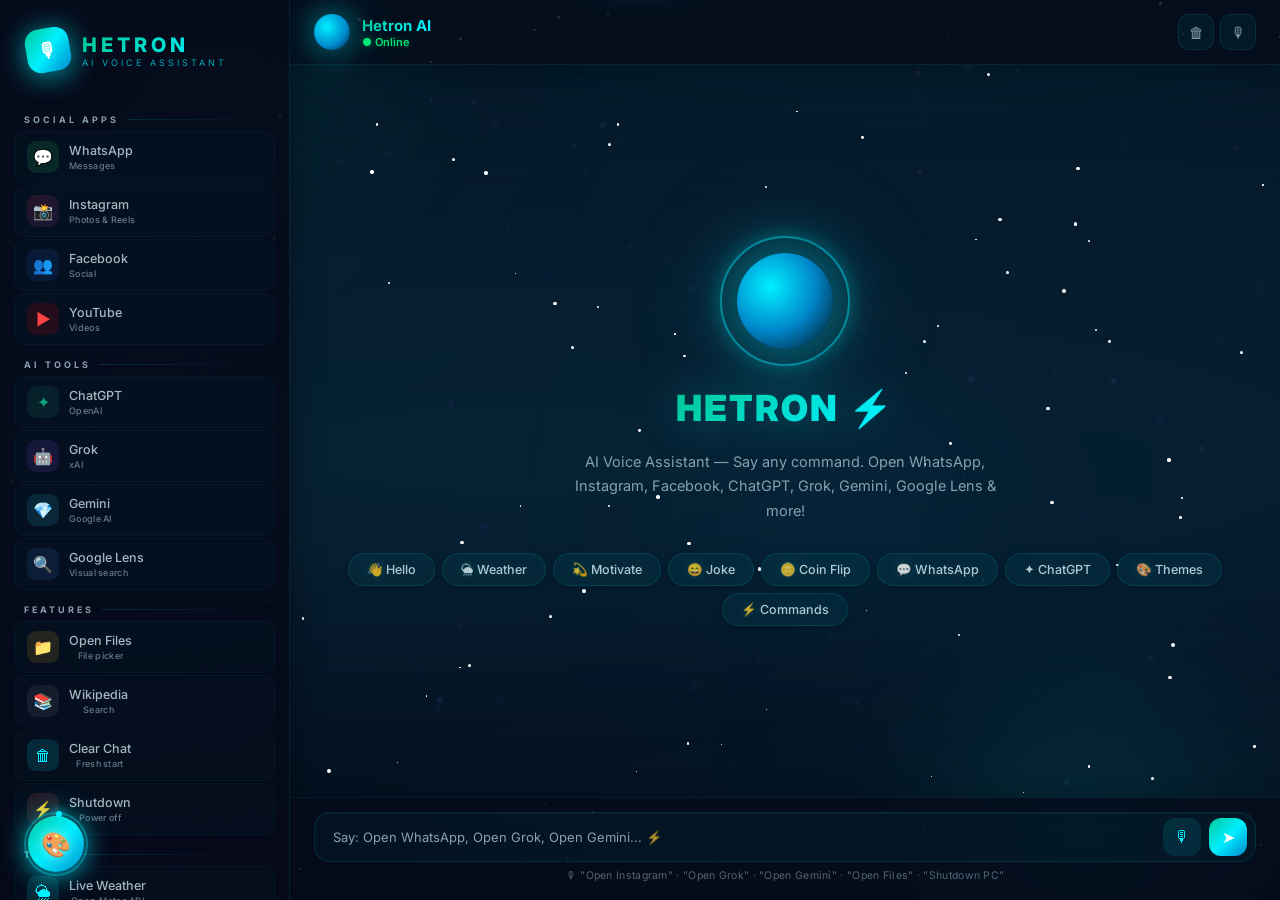
<file: index.html>
<!DOCTYPE html>
<html lang="en">

<head>
    <meta charset="UTF-8" />
    <meta name="viewport" content="width=device-width, initial-scale=1.0, maximum-scale=1.0, user-scalable=no, interactive-widget=resizes-content" />
    <title>HETRON – AI Voice Assistant ⚡</title>
    <meta name="description"
        content="HETRON AI Voice Assistant — Power · Precision · Intelligence. WhatsApp, Instagram, Facebook, ChatGPT, Grok, Gemini, Google Lens, Files & more!" />
    <link href="https://fonts.googleapis.com/css2?family=Inter:wght@300;400;500;600;700;800;900&display=swap"
        rel="stylesheet" />
    <link rel="stylesheet" href="style.css" />
</head>

<body>

    <!-- ⚡ HETRON LOADING SCREEN -->
    <div class="hetron-loader" id="hetronLoader">
        <div class="loader-logo-wrap">
            <div class="loader-orbit"></div>
            <div class="loader-orbit"></div>
            <div class="loader-icon">🎙</div>
        </div>
        <div class="loader-title">HETRON</div>
        <div class="loader-subtitle">AI Voice Assistant</div>
        <div class="loader-bar-wrap">
            <div class="loader-bar"></div>
        </div>
        <div class="loader-tagline">Power · Precision · Intelligence</div>
    </div>



    <!-- 🌌 Space BG -->
    <div class="space-bg" id="spaceBg">
        <div class="nebula"></div>
        <div class="nebula"></div>
        <div class="nebula"></div>
    </div>


    <div class="sidebar-overlay" id="sidebarOverlay" onclick="closeSidebar()"></div>

    <div class="app">

        <!-- SIDEBAR -->
        <aside class="sidebar" id="sidebar">
            <div class="sidebar-brand">
                <div class="sidebar-logo">🎙</div>
                <div>
                    <div class="sidebar-title">HETRON</div>
                    <div class="sidebar-subtitle">AI Voice Assistant</div>
                </div>
            </div>

            <div class="section-label">Social Apps</div>
            <div class="quick-actions">
                <a href="https://web.whatsapp.com" target="_blank" rel="noopener noreferrer" class="action-btn" onclick="launchApp('whatsapp', event)">
                    <div class="icon wa">💬</div>
                    <div class="label">WhatsApp<small>Messages</small></div>
                </a>
                <a href="https://www.instagram.com" target="_blank" rel="noopener noreferrer" class="action-btn" onclick="launchApp('instagram', event)">
                    <div class="icon insta">📸</div>
                    <div class="label">Instagram<small>Photos & Reels</small></div>
                </a>
                <a href="https://www.facebook.com" target="_blank" rel="noopener noreferrer" class="action-btn" onclick="launchApp('facebook', event)">
                    <div class="icon fb">👥</div>
                    <div class="label">Facebook<small>Social</small></div>
                </a>
                <a href="https://www.youtube.com" target="_blank" rel="noopener noreferrer" class="action-btn" onclick="launchApp('youtube', event)">
                    <div class="icon yt">▶</div>
                    <div class="label">YouTube<small>Videos</small></div>
                </a>
            </div>

            <div class="section-label" style="margin-top:14px">AI Tools</div>
            <div class="quick-actions">
                <a href="https://chatgpt.com" target="_blank" rel="noopener noreferrer" class="action-btn" onclick="launchApp('chatgpt', event)">
                    <div class="icon gpt">✦</div>
                    <div class="label">ChatGPT<small>OpenAI</small></div>
                </a>
                <a href="https://grok.com" target="_blank" rel="noopener noreferrer" class="action-btn" onclick="launchApp('grok', event)">
                    <div class="icon grok">🤖</div>
                    <div class="label">Grok<small>xAI</small></div>
                </a>
                <a href="https://gemini.google.com" target="_blank" rel="noopener noreferrer" class="action-btn" onclick="launchApp('gemini', event)">
                    <div class="icon gemini">💎</div>
                    <div class="label">Gemini<small>Google AI</small></div>
                </a>
                <a href="https://lens.google.com" target="_blank" rel="noopener noreferrer" class="action-btn" onclick="launchApp('google_lens', event)">
                    <div class="icon lens">🔍</div>
                    <div class="label">Google Lens<small>Visual search</small></div>
                </a>
            </div>

            <div class="section-label" style="margin-top:14px">Features</div>
            <div class="quick-actions">
                <button class="action-btn" onclick="sendMessage('Open files')">
                    <div class="icon file">📁</div>
                    <div class="label">Open Files<small>File picker</small></div>
                </button>
                <button class="action-btn" onclick="searchWikipedia()">
                    <div class="icon wiki">📚</div>
                    <div class="label">Wikipedia<small>Search</small></div>
                </button>
                <button class="action-btn" onclick="clearChat()">
                    <div class="icon" style="background:rgba(var(--accent-rgb),0.12);color:var(--accent)">🗑</div>
                    <div class="label">Clear Chat<small>Fresh start</small></div>
                </button>
                <button class="action-btn" onclick="sendMessage('Shutdown PC')">
                    <div class="icon shut">⚡</div>
                    <div class="label">Shutdown<small>Power off</small></div>
                </button>
            </div>

            <div class="section-label" style="margin-top:14px">Tools</div>
            <div class="quick-actions">
                <button class="action-btn" onclick="fetchWeather()">
                    <div class="icon" style="background:rgba(var(--accent-rgb),0.12);color:var(--accent)">🌦</div>
                    <div class="label">Live Weather<small>Open-Meteo API</small></div>
                </button>
                <button class="action-btn" onclick="toggleNotes()">
                    <div class="icon" style="background:rgba(var(--accent-rgb),0.12);color:var(--accent)">📝</div>
                    <div class="label">Quick Notes<small>Sticky pad</small></div>
                </button>
                <button class="action-btn" onclick="toggleTimer()">
                    <div class="icon" style="background:rgba(var(--accent-rgb),0.12);color:var(--accent)">⏱</div>
                    <div class="label">Stopwatch<small>Timer</small></div>
                </button>
                <button class="action-btn" onclick="sendMessage('Set alarm for 5 minutes')">
                    <div class="icon" style="background:rgba(var(--accent-rgb),0.12);color:var(--accent)">⏰</div>
                    <div class="label">Set Alarm<small>Voice reminder</small></div>
                </button>
                <button class="action-btn" onclick="toggleMusicPlayer()">
                    <div class="icon" style="background:rgba(var(--accent-rgb),0.12);color:var(--accent)">🎵</div>
                    <div class="label">Music Player<small>Ambient vibes</small></div>
                </button>
                <button class="action-btn" onclick="toggleSysInfo()">
                    <div class="icon" style="background:rgba(var(--accent-rgb),0.12);color:var(--accent)">📊</div>
                    <div class="label">System Info<small>Battery &amp; status</small></div>
                </button>
            </div>

            <div class="section-label" style="margin-top:14px">More Tools</div>
            <div class="quick-actions">
                <button class="action-btn" onclick="toggleCalc()" aria-label="Calculator">
                    <div class="icon" style="background:rgba(var(--accent-rgb),0.12);color:var(--accent)">🧮</div>
                    <div class="label">Calculator<small>Scientific</small></div>
                </button>
                <button class="action-btn" onclick="togglePwdGen()" aria-label="Password Generator">
                    <div class="icon" style="background:rgba(var(--accent-rgb),0.12);color:var(--accent)">🔐</div>
                    <div class="label">Password<small>Generator</small></div>
                </button>
                <button class="action-btn" onclick="toggleReminders()" aria-label="Reminders">
                    <div class="icon" style="background:rgba(var(--accent-rgb),0.12);color:var(--accent)">📅</div>
                    <div class="label">Reminders<small>Persistent</small></div>
                </button>
                <button class="action-btn" onclick="toggleTranslate()" aria-label="Translate">
                    <div class="icon" style="background:rgba(var(--accent-rgb),0.12);color:var(--accent)">🌍</div>
                    <div class="label">Translate<small>Hindi ↔ English</small></div>
                </button>
                <button class="action-btn" onclick="toggleNews()" aria-label="News">
                    <div class="icon" style="background:rgba(var(--accent-rgb),0.12);color:var(--accent)">📰</div>
                    <div class="label">News<small>Headlines</small></div>
                </button>
                <button class="action-btn" onclick="toggleTTT()" aria-label="Tic Tac Toe">
                    <div class="icon" style="background:rgba(var(--accent-rgb),0.12);color:var(--accent)">🎮</div>
                    <div class="label">Tic Tac Toe<small>vs AI</small></div>
                </button>
                <button class="action-btn" onclick="toggleQuiz()" aria-label="Quiz">
                    <div class="icon" style="background:rgba(var(--accent-rgb),0.12);color:var(--accent)">🧠</div>
                    <div class="label">Quiz Game<small>Test knowledge</small></div>
                </button>
            </div>

            <div class="section-label" style="margin-top:14px">Themes</div>
            <div class="theme-palette-wrap">
                <div class="theme-row" id="themeRow">
                    <!-- Theme dots rendered dynamically by JS -->
                </div>
                <div class="theme-cycle-area">
                    <span class="theme-page-indicator" id="themePageIndicator">1/2</span>
                    <button class="theme-cycle-btn" id="themeCycleBtn" onclick="cycleThemePage()" title="More palettes">
                        <span class="cycle-icon">✦</span>
                    </button>
                </div>
            </div>

            <div class="voice-section">
                <div class="section-label">Voice</div>
                <div class="voice-row">
                    <span class="voice-info female" id="voiceLabel">♀ Hetron Female</span>
                    <div class="toggle active" id="voiceToggle" onclick="switchVoice()">
                        <div class="toggle-knob"></div>
                    </div>
                </div>
            </div>
        </aside>

        <!-- MAIN -->
        <main class="main">
            <div class="header">
                <div class="header-left">
                    <button class="sidebar-toggle" onclick="toggleSidebar()">☰</button>
                    <div class="header-orb" id="headerOrb"></div>
                    <div class="header-status">
                        <h2>Hetron AI</h2>
                        <p id="statusText">● Online</p>
                    </div>
                </div>
                <div class="header-actions">
                    <button class="header-btn" onclick="clearChat()" title="Clear">🗑</button>
                    <button class="header-btn" onclick="toggleListen()" title="Voice" id="headerMicBtn">🎙</button>
                </div>
            </div>

            <!-- Weather inline card -->
            <div class="weather-card" id="weatherCard">
                <div class="weather-top">
                    <span id="weatherIcon" style="font-size:28px">🌡</span>
                    <div>
                        <div class="weather-temp" id="weatherTemp">--°C</div>
                        <div class="weather-desc" id="weatherDesc">Fetching weather...</div>
                    </div>
                </div>
                <div class="weather-meta" id="weatherMeta"></div>
            </div>

            <div class="chat-area" id="chatArea">
                <div class="welcome-hero" id="welcomeHero">
                    <div class="welcome-orb-wrap">
                        <div class="welcome-ring"></div>
                        <div class="welcome-ring"></div>
                        <div class="welcome-orb"></div>
                    </div>
                    <h1>HETRON ⚡</h1>
                    <p>AI Voice Assistant — Say any command. Open WhatsApp, Instagram, Facebook, ChatGPT, Grok, Gemini,
                        Google Lens & more!
                    </p>
                    <div class="suggestion-chips">
                        <button class="chip" onclick="sendMessage('Hello Hetron!')">👋 Hello</button>
                        <button class="chip" onclick="sendMessage('Weather')">🌦 Weather</button>
                        <button class="chip" onclick="sendMessage('Motivate me')">💫 Motivate</button>
                        <button class="chip" onclick="sendMessage('Tell me a joke')">😄 Joke</button>
                        <button class="chip" onclick="sendMessage('Flip a coin')">🪙 Coin Flip</button>
                        <button class="chip" onclick="sendMessage('Open WhatsApp')">💬 WhatsApp</button>
                        <button class="chip" onclick="sendMessage('Open ChatGPT')">✦ ChatGPT</button>
                        <button class="chip" onclick="sendMessage('Ocean theme')">🎨 Themes</button>
                        <button class="chip" onclick="sendMessage('What can you do?')">⚡ Commands</button>
                    </div>
                </div>
            </div>

            <div class="input-area">
                <div class="input-row">
                    <input type="text" id="chatInput" placeholder="Say: Open WhatsApp, Open Grok, Open Gemini... ⚡"
                        onkeydown="if(event.key==='Enter')sendFromInput()" autocomplete="off" />
                    <button class="input-btn mic-btn" id="micBtn" onclick="toggleListen()" title="Voice">🎙</button>
                    <button class="input-btn send-btn" id="sendBtn" onclick="sendFromInput()" title="Send">➤</button>
                </div>
                <div class="input-hint">🎙 "Open Instagram" · "Open Grok" · "Open Gemini" · "Open Files" · "Shutdown PC"
                </div>
            </div>
            <button class="scroll-btn" id="scrollBtn" onclick="scrollToBottom()" title="Scroll to bottom">↓</button>
        </main>
    </div>

    <!-- Notes Panel -->
    <div class="notes-panel" id="notesPanel">
        <div class="notes-header">
            <span class="notes-title">📝 Quick Notes</span>
            <button class="notes-close" onclick="toggleNotes()">✕</button>
        </div>
        <textarea class="notes-textarea" id="notesText" placeholder="Type your notes here..."></textarea>
        <div class="notes-actions">
            <button class="notes-btn notes-save" onclick="saveNote()">💾 Save</button>
            <button class="notes-btn notes-clear" onclick="clearNote()">🗑 Clear</button>
        </div>
    </div>

    <!-- Timer Panel -->
    <div class="timer-panel" id="timerPanel">
        <button class="t-close" onclick="toggleTimer()">✕</button>
        <div class="timer-label" id="timerLabel">Stopwatch</div>
        <div class="timer-display" id="timerDisplay">00:00:00</div>
        <div class="timer-btns">
            <button class="timer-btn t-start" id="timerStartBtn" onclick="timerToggle()">▶ Start</button>
            <button class="timer-btn t-reset" onclick="timerReset()">↺ Reset</button>
        </div>
    </div>

    <!-- Alarm Toast -->
    <div class="alarm-toast" id="alarmToast">⏰ <span id="alarmMsg">Alarm!</span></div>

    <!-- Music Player -->
    <div class="music-player" id="musicPlayer">
        <div class="mp-header">
            <span class="mp-title">🎵 Ambient Player</span>
            <button class="mp-close" onclick="toggleMusicPlayer()">✕</button>
        </div>
        <div class="mp-now-playing">
            <div class="mp-disc" id="mpDisc">🎶</div>
            <div class="mp-info">
                <div class="mp-song" id="mpSongName">Cosmic Dreams</div>
                <div class="mp-artist" id="mpArtist">Hetron Ambient</div>
            </div>
        </div>
        <div class="mp-progress-wrap">
            <div class="mp-bar" id="mpBar" onclick="mpSeek(event)">
                <div class="mp-fill" id="mpFill"></div>
            </div>
            <div class="mp-times">
                <span id="mpCurrent">0:00</span>
                <span id="mpDuration">0:00</span>
            </div>
        </div>
        <div class="mp-controls">
            <button class="mp-btn" onclick="mpPrev()" title="Previous">⏮</button>
            <button class="mp-btn" onclick="mpRewind()" title="-10s">↺</button>
            <button class="mp-btn play" id="mpPlayBtn" onclick="mpToggle()">&#9654;</button>
            <button class="mp-btn" onclick="mpForward()" title="+10s">↻</button>
            <button class="mp-btn" onclick="mpNext()" title="Next">⏭</button>
        </div>
        <div class="mp-volume">
            <span class="mp-vol-icon">🔇</span>
            <input type="range" class="mp-vol-slider" id="mpVolume" min="0" max="1" step="0.01" value="0.7"
                oninput="mpSetVolume(this.value)">
            <span class="mp-vol-icon">🔊</span>
        </div>
        <div class="mp-playlist" id="mpPlaylist"></div>
    </div>

    <!-- System Info Panel -->
    <div class="sysinfo-panel" id="sysinfoPanel">
        <div class="si-header">
            <span class="si-title">📊 System Info</span>
            <button class="si-close" onclick="toggleSysInfo()">✕</button>
        </div>
        <div class="si-grid">
            <div class="si-card">
                <div class="si-card-label">🔋 Battery</div>
                <div class="si-card-val" id="siBattery" style="color:#34d399">--%</div>
                <div class="si-card-sub" id="siBattStatus">Checking...</div>
                <div class="si-battery-bar">
                    <div class="si-battery-fill" id="siBattFill" style="width:0%;background:#34d399"></div>
                </div>
            </div>
            <div class="si-card">
                <div class="si-card-label">🌐 Network</div>
                <div class="si-card-val" id="siNetwork" style="color:#60a5fa">--</div>
                <div class="si-card-sub" id="siNetSub">Checking...</div>
            </div>
            <div class="si-card">
                <div class="si-card-label">🕒 Local Time</div>
                <div class="si-card-val" id="siTime" style="color:#a78bfa;font-size:16px">--:--</div>
                <div class="si-card-sub" id="siDate">--</div>
            </div>
            <div class="si-card">
                <div class="si-card-label">🖥 Platform</div>
                <div class="si-card-val" id="siPlatform" style="color:#f472b6;font-size:14px">--</div>
                <div class="si-card-sub" id="siLang">--</div>
            </div>
            <div class="si-card" style="grid-column:1/-1">
                <div class="si-card-label"><span class="si-live-dot"></span>Connection</div>
                <div class="si-card-val" id="siOnline" style="color:#34d399;font-size:15px">🟢 Online</div>
                <div class="si-card-sub" id="siConnType">--</div>
            </div>
        </div>
        <button class="si-refresh-btn" onclick="loadSysInfo()">🔄 Refresh</button>
    </div>

    <!-- ══════ CALCULATOR PANEL ══════ -->
    <div class="calc-panel" id="calcPanel">
        <div class="panel-hdr">
            <h3>🧮 CALCULATOR</h3><button class="p-close" onclick="toggleCalc()">✕</button>
        </div>
        <div class="calc-display" id="calcDisplay">0</div>
        <div class="calc-grid">
            <button class="calc-btn fn" onclick="calcInput('sin(')">sin</button>
            <button class="calc-btn fn" onclick="calcInput('cos(')">cos</button>
            <button class="calc-btn fn" onclick="calcInput('tan(')">tan</button>
            <button class="calc-btn fn" onclick="calcInput('Math.sqrt(')">√</button>
            <button class="calc-btn fn" onclick="calcInput('Math.PI')">π</button>
            <button class="calc-btn fn" onclick="calcInput('Math.log(')">ln</button>
            <button class="calc-btn fn" onclick="calcInput('**2')">x²</button>
            <button class="calc-btn op" onclick="calcClear()">AC</button>
            <button class="calc-btn" onclick="calcInput('7')">7</button>
            <button class="calc-btn" onclick="calcInput('8')">8</button>
            <button class="calc-btn" onclick="calcInput('9')">9</button>
            <button class="calc-btn op" onclick="calcInput('/')">/</button>
            <button class="calc-btn" onclick="calcInput('4')">4</button>
            <button class="calc-btn" onclick="calcInput('5')">5</button>
            <button class="calc-btn" onclick="calcInput('6')">6</button>
            <button class="calc-btn op" onclick="calcInput('*')">×</button>
            <button class="calc-btn" onclick="calcInput('1')">1</button>
            <button class="calc-btn" onclick="calcInput('2')">2</button>
            <button class="calc-btn" onclick="calcInput('3')">3</button>
            <button class="calc-btn op" onclick="calcInput('-')">−</button>
            <button class="calc-btn" onclick="calcInput('0')">0</button>
            <button class="calc-btn" onclick="calcInput('.')">.</button>
            <button class="calc-btn eq" onclick="calcEval()">=</button>
            <button class="calc-btn op" onclick="calcInput('+')">+</button>
        </div>
    </div>

    <!-- ══════ PASSWORD GENERATOR ══════ -->
    <div class="pwd-panel" id="pwdPanel">
        <div class="panel-hdr">
            <h3>🔐 PASSWORD GENERATOR</h3><button class="p-close" onclick="togglePwdGen()">✕</button>
        </div>
        <div class="pwd-output" id="pwdOutput">Click Generate</div>
        <div class="pwd-options">
            <label class="pwd-opt"><input type="range" id="pwdLen" min="8" max="64" value="16"
                    oninput="document.getElementById('pwdLenVal').textContent=this.value"> Length: <span
                    id="pwdLenVal">16</span></label>
            <label class="pwd-opt"><input type="checkbox" id="pwdUpper" checked> A-Z</label>
            <label class="pwd-opt"><input type="checkbox" id="pwdLower" checked> a-z</label>
            <label class="pwd-opt"><input type="checkbox" id="pwdNums" checked> 0-9</label>
            <label class="pwd-opt"><input type="checkbox" id="pwdSyms" checked> !@#$</label>
        </div>
        <div class="pwd-actions">
            <button class="pwd-btn primary" onclick="generatePwd()">⚡ Generate</button>
            <button class="pwd-btn" onclick="copyPwd()">📋 Copy</button>
        </div>
    </div>

    <!-- ══════ REMINDERS PANEL ══════ -->
    <div class="remind-panel" id="remindPanel">
        <div class="panel-hdr">
            <h3>📅 REMINDERS</h3><button class="p-close" onclick="toggleReminders()">✕</button>
        </div>
        <div id="remindList"></div>
        <div class="remind-input-row">
            <input class="remind-input" id="remindInput" placeholder="Add a reminder..." aria-label="Reminder text">
            <button class="remind-add-btn" onclick="addReminder()">+ Add</button>
        </div>
    </div>

    <!-- ══════ TRANSLATION PANEL ══════ -->
    <div class="translate-panel" id="translatePanel">
        <div class="panel-hdr">
            <h3>🌍 TRANSLATE</h3><button class="p-close" onclick="toggleTranslate()">✕</button>
        </div>
        <div class="translate-langs">
            <span id="transFrom">🇺🇸 English</span>
            <div class="translate-swap"><button onclick="swapTransLang()" aria-label="Swap languages">⇄</button></div>
            <span id="transTo">🇮🇳 Hindi</span>
        </div>
        <div class="translate-box">
            <textarea id="transInput" placeholder="Type text to translate..." rows="3"
                aria-label="Source text"></textarea>
        </div>
        <div class="pwd-actions" style="margin-top:8px">
            <button class="pwd-btn primary" onclick="doTranslate()">🌐 Translate</button>
            <button class="pwd-btn" onclick="speakTranslation()">🔊 Speak</button>
        </div>
        <div class="translate-box" style="margin-top:8px">
            <div class="translate-result" id="transResult">Translation will appear here...</div>
        </div>
    </div>

    <!-- ══════ NEWS PANEL ══════ -->
    <div class="news-panel" id="newsPanel">
        <div class="panel-hdr">
            <h3>📰 NEWS HEADLINES</h3><button class="p-close" onclick="toggleNews()">✕</button>
        </div>
        <div id="newsList">
            <div class="news-loading">Click to load latest news...</div>
        </div>
    </div>

    <!-- ══════ TIC TAC TOE ══════ -->
    <div class="game-panel" id="tttPanel">
        <div class="panel-hdr">
            <h3>🎮 TIC TAC TOE</h3><button class="p-close" onclick="toggleTTT()">✕</button>
        </div>
        <div class="ttt-score">
            <span>You (X): <b id="tttScoreX">0</b></span>
            <span>AI (O): <b id="tttScoreO">0</b></span>
            <span>Draw: <b id="tttScoreD">0</b></span>
        </div>
        <div class="ttt-board" id="tttBoard"></div>
        <div class="ttt-status" id="tttStatus">Your turn! (X)</div>
        <button class="pwd-btn primary" onclick="resetTTT()" style="margin-top:10px;width:100%">🔄 New Game</button>
    </div>

    <!-- ══════ QUIZ GAME ══════ -->
    <div class="quiz-panel" id="quizPanel">
        <div class="panel-hdr">
            <h3>🧠 QUIZ GAME</h3><button class="p-close" onclick="toggleQuiz()">✕</button>
        </div>
        <div class="quiz-progress">
            <span>Question <b id="quizNum">1</b>/10</span>
            <span>Score: <b id="quizScore">0</b></span>
        </div>
        <div class="quiz-bar">
            <div class="quiz-bar-fill" id="quizBar" style="width:10%"></div>
        </div>
        <div class="quiz-q" id="quizQ">Loading...</div>
        <div class="quiz-opts" id="quizOpts"></div>
        <button class="pwd-btn" id="quizNext" onclick="nextQuizQ()" style="margin-top:12px;width:100%;display:none">Next
            →</button>
    </div>

    <!-- 🎨 FLOATING THEME WIDGET -->
    <div class="theme-fab" id="themeFab" onclick="toggleThemeWidget()" title="Change Theme">
        <div class="theme-fab-glow"></div>
        <span class="theme-fab-icon">🎨</span>
        <div class="theme-fab-ring"></div>
    </div>

    <div class="theme-widget" id="themeWidget">
        <div class="tw-header">
            <span class="tw-title">✦ THEMES</span>
            <button class="tw-close" onclick="toggleThemeWidget()">✕</button>
        </div>
        <div class="tw-grid" id="twGrid">
            <!-- Theme cards rendered by JS -->
        </div>
    </div>

    <!-- 🌌 HIGH-DENSITY PARTICLE CANVAS -->
    <canvas id="particleCanvas"></canvas>

    <!-- 🌈 AURORA OVERLAY -->
    <div class="aurora-overlay" id="auroraOverlay">
        <div class="aurora-band aurora-1"></div>
        <div class="aurora-band aurora-2"></div>
        <div class="aurora-band aurora-3"></div>
    </div>

    <script src="script.js" defer></script>
</body>

</html>
</file>
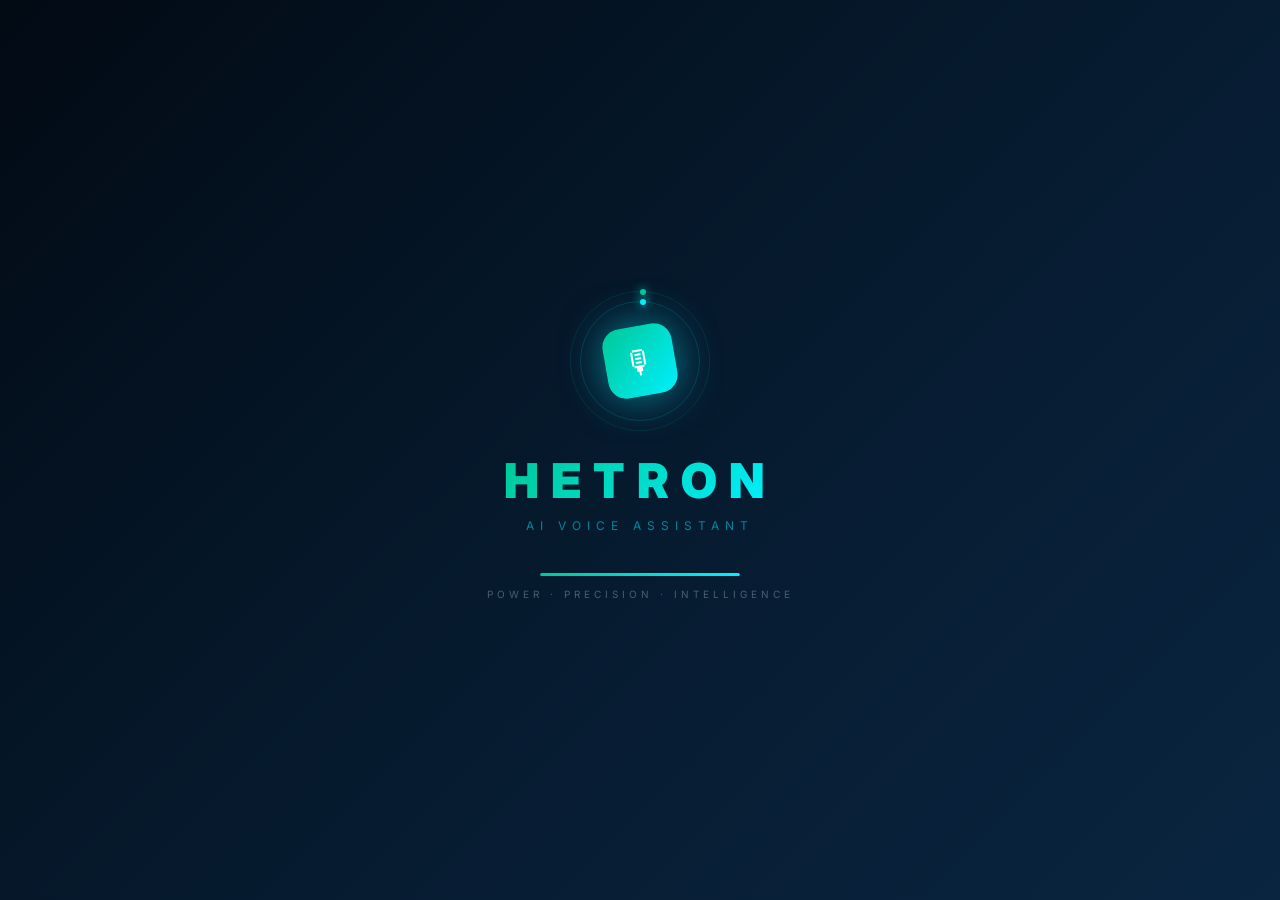
<file: _backup/index.html>
<!DOCTYPE html>
<html lang="en">

<head>
    <meta charset="UTF-8" />
    <meta name="viewport" content="width=device-width, initial-scale=1.0" />
    <title>HETRON – AI Voice Assistant ⚡</title>
    <meta name="description"
        content="HETRON AI Voice Assistant — Power · Precision · Intelligence. WhatsApp, Instagram, Facebook, ChatGPT, Grok, Gemini, Google Lens, Files & more!" />
    <link href="https://fonts.googleapis.com/css2?family=Inter:wght@300;400;500;600;700;800;900&display=swap"
        rel="stylesheet" />
    <style>
        /* ══════════════════════════════════════
   HETRON AI — ALL-IN-ONE DARK TEAL THEME
   Cursor Particles + Space Background
   ══════════════════════════════════════ */
        *,
        *::before,
        *::after {
            margin: 0;
            padding: 0;
            box-sizing: border-box
        }

        :root {
            --bg: #030d1a;
            --bg2: #061a2e;
            --border: rgba(0, 240, 255, 0.08);
            --text: #e0f7fa;
            --text2: rgba(200, 230, 240, 0.55);
            --purple: #00f0ff;
            --blue: #00c896;
            --pink: #00f0ff;
            --green: #00e676;
            --cyan: #00f0ff;
            --orange: #fb923c;
            --red: #f87171;
            --grad: linear-gradient(135deg, #00c896, #00f0ff, #0088cc);
        }

        html,
        body {
            height: 100%;
            width: 100%;
            font-family: 'Inter', sans-serif;
            background: #030d1a;
            color: var(--text);
            overflow: hidden;
            cursor: none
        }

        /* ─── Custom Cursor ─── */
        .custom-cursor {
            position: fixed;
            width: 20px;
            height: 20px;
            border-radius: 50%;
            border: 2px solid rgba(0, 240, 255, 0.7);
            pointer-events: none;
            z-index: 9999;
            transform: translate(-50%, -50%);
            transition: width 0.15s, height 0.15s, border-color 0.15s;
            mix-blend-mode: screen;
        }

        .custom-cursor.click {
            width: 14px;
            height: 14px;
            border-color: rgba(0, 240, 255, 1);
            background: rgba(0, 240, 255, 0.2);
        }

        .cursor-dot {
            position: fixed;
            width: 6px;
            height: 6px;
            border-radius: 50%;
            background: #00f0ff;
            pointer-events: none;
            z-index: 9999;
            transform: translate(-50%, -50%);
            box-shadow: 0 0 10px rgba(0, 240, 255, 0.6);
        }

        /* ─── Cursor Trail Particles ─── */
        .cursor-particle {
            position: fixed;
            pointer-events: none;
            z-index: 9998;
            border-radius: 50%;
            animation: cursorParticleFade 0.8s ease-out forwards;
        }

        @keyframes cursorParticleFade {
            0% {
                opacity: 1;
                transform: translate(-50%, -50%) scale(1)
            }

            100% {
                opacity: 0;
                transform: translate(-50%, -50%) scale(0) translateY(-30px)
            }
        }

        /* ─── Space Background ─── */
        .space-bg {
            position: fixed;
            inset: 0;
            pointer-events: none;
            z-index: 0;
            overflow: hidden;
            background: linear-gradient(180deg, #020a14 0%, #061a2e 30%, #0a2540 60%, #061a2e 100%)
        }

        .nebula {
            position: absolute;
            border-radius: 50%;
            filter: blur(100px);
            opacity: 0.15;
            animation: nebFloat 20s ease-in-out infinite alternate
        }

        .nebula:nth-child(1) {
            width: 600px;
            height: 400px;
            background: radial-gradient(ellipse, #00c896, #005544 40%, transparent 70%);
            top: -100px;
            left: -100px
        }

        .nebula:nth-child(2) {
            width: 500px;
            height: 500px;
            background: radial-gradient(ellipse, #00f0ff, #004466 40%, transparent 70%);
            bottom: -150px;
            right: -50px;
            animation-delay: 5s
        }

        .nebula:nth-child(3) {
            width: 400px;
            height: 300px;
            background: radial-gradient(ellipse, #0088cc, #003355 40%, transparent 70%);
            top: 40%;
            left: 50%;
            animation-delay: 10s
        }

        @keyframes nebFloat {
            0% {
                transform: translate(0, 0) scale(1)
            }

            50% {
                transform: translate(30px, -20px) scale(1.1)
            }

            100% {
                transform: translate(-20px, 30px) scale(1.05)
            }
        }

        .star {
            position: absolute;
            border-radius: 50%;
            background: #fff;
            animation: twinkle var(--dur) ease-in-out infinite alternate
        }

        @keyframes twinkle {
            0% {
                opacity: 0.2;
                transform: scale(0.8)
            }

            100% {
                opacity: 1;
                transform: scale(1.2)
            }
        }

        .shooting-star {
            position: absolute;
            width: 120px;
            height: 2px;
            background: linear-gradient(90deg, rgba(0, 240, 255, 0.9), transparent);
            border-radius: 1px;
            opacity: 0;
            animation: shoot var(--dur) linear infinite;
            animation-delay: var(--delay);
            top: var(--top);
            left: -120px;
            transform: rotate(-15deg)
        }

        @keyframes shoot {
            0% {
                left: -120px;
                opacity: 0
            }

            5% {
                opacity: 1
            }

            30% {
                left: 110vw;
                opacity: 0
            }

            100% {
                left: 110vw;
                opacity: 0
            }
        }

        .cosmic-particle {
            position: fixed;
            border-radius: 50%;
            pointer-events: none;
            z-index: 0;
            width: var(--size, 2px);
            height: var(--size, 2px);
            background: var(--color, rgba(0, 240, 255, 0.4));
            animation: cosmicFloat var(--dur, 8s) linear infinite;
            animation-delay: var(--delay, 0s);
            left: var(--left, 50%)
        }

        @keyframes cosmicFloat {
            0% {
                transform: translateY(100vh) scale(0);
                opacity: 0
            }

            15% {
                opacity: 0.8
            }

            85% {
                opacity: 0.8
            }

            100% {
                transform: translateY(-10vh) scale(1);
                opacity: 0
            }
        }

        /* Planet */
        .planet-wrap {
            position: fixed;
            bottom: 60px;
            right: 80px;
            width: 90px;
            height: 90px;
            pointer-events: none;
            z-index: 0;
            animation: planetBob 8s ease-in-out infinite
        }

        .planet {
            width: 100%;
            height: 100%;
            border-radius: 50%;
            background: radial-gradient(circle at 35% 30%, #00f0ff, #004466 50%, #001a2e);
            box-shadow: inset -15px -10px 30px rgba(0, 0, 0, 0.6), 0 0 40px rgba(0, 240, 255, 0.2);
            position: relative;
            overflow: hidden
        }

        .planet::before {
            content: '';
            position: absolute;
            top: 20%;
            left: 10%;
            width: 60%;
            height: 8%;
            background: rgba(0, 200, 150, 0.3);
            border-radius: 50%;
            filter: blur(4px)
        }

        .planet-ring {
            position: absolute;
            top: 50%;
            left: 50%;
            width: 140px;
            height: 35px;
            border: 2px solid rgba(0, 240, 255, 0.2);
            border-radius: 50%;
            transform: translate(-50%, -50%) rotateX(70deg)
        }

        @keyframes planetBob {

            0%,
            100% {
                transform: translateY(0)
            }

            50% {
                transform: translateY(-12px)
            }
        }

        /* Astronaut & Rocket */
        .astronaut {
            position: fixed;
            top: 15%;
            right: 12%;
            pointer-events: none;
            z-index: 0;
            font-size: 38px;
            animation: astFloat 12s ease-in-out infinite;
            filter: drop-shadow(0 0 12px rgba(0, 240, 255, 0.4))
        }

        @keyframes astFloat {
            0% {
                transform: translate(0, 0) rotate(0)
            }

            25% {
                transform: translate(15px, -20px) rotate(8deg)
            }

            50% {
                transform: translate(-10px, -35px) rotate(-5deg)
            }

            75% {
                transform: translate(20px, -15px) rotate(12deg)
            }

            100% {
                transform: translate(0, 0) rotate(0)
            }
        }

        .rocket {
            position: fixed;
            bottom: 30%;
            left: 5%;
            pointer-events: none;
            z-index: 0;
            font-size: 32px;
            animation: rocketFly 18s linear infinite;
            filter: drop-shadow(0 0 15px rgba(0, 200, 150, 0.5))
        }

        @keyframes rocketFly {
            0% {
                transform: translate(0, 0) rotate(-45deg);
                opacity: 0
            }

            5% {
                opacity: 1
            }

            50% {
                transform: translate(85vw, -60vh) rotate(-45deg);
                opacity: 1
            }

            55% {
                opacity: 0
            }

            100% {
                transform: translate(85vw, -60vh) rotate(-45deg);
                opacity: 0
            }
        }

        /* ═══ LAYOUT ═══ */
        .app {
            display: flex;
            height: 100vh;
            width: 100vw;
            position: relative;
            z-index: 1
        }

        /* ─── Sidebar ─── */
        .sidebar {
            width: 290px;
            min-width: 290px;
            background: rgba(3, 13, 26, 0.92);
            border-right: 1px solid rgba(0, 240, 255, 0.08);
            backdrop-filter: blur(40px);
            display: flex;
            flex-direction: column;
            padding: 20px 14px;
            transition: transform 0.35s cubic-bezier(0.4, 0, 0.2, 1);
            overflow-y: auto
        }

        .sidebar::-webkit-scrollbar {
            width: 4px
        }

        .sidebar::-webkit-scrollbar-thumb {
            background: rgba(0, 240, 255, 0.15);
            border-radius: 2px
        }

        .sidebar-brand {
            display: flex;
            align-items: center;
            gap: 12px;
            padding: 8px 12px;
            margin-bottom: 20px
        }

        .sidebar-logo {
            width: 44px;
            height: 44px;
            border-radius: 14px;
            background: var(--grad);
            display: flex;
            align-items: center;
            justify-content: center;
            font-size: 20px;
            font-weight: 900;
            color: #fff;
            box-shadow: 0 4px 25px rgba(0, 240, 255, 0.4);
            animation: logoPulse 3s ease-in-out infinite;
            transform: rotate(-10deg)
        }

        @keyframes logoPulse {

            0%,
            100% {
                box-shadow: 0 4px 25px rgba(0, 240, 255, 0.4)
            }

            50% {
                box-shadow: 0 4px 35px rgba(0, 240, 255, 0.6)
            }
        }

        .sidebar-title {
            font-size: 20px;
            font-weight: 800;
            letter-spacing: 4px;
            background: var(--grad);
            -webkit-background-clip: text;
            -webkit-text-fill-color: transparent;
            background-clip: text
        }

        .sidebar-subtitle {
            font-size: 9px;
            color: var(--cyan);
            letter-spacing: 3px;
            text-transform: uppercase;
            opacity: 0.7
        }

        .section-label {
            font-size: 9px;
            letter-spacing: 3px;
            text-transform: uppercase;
            color: var(--text2);
            padding: 0 10px;
            margin: 14px 0 6px;
            font-weight: 700;
            display: flex;
            align-items: center;
            gap: 8px
        }

        .section-label::after {
            content: '';
            flex: 1;
            height: 1px;
            background: linear-gradient(90deg, rgba(0, 240, 255, 0.15), transparent)
        }

        .quick-actions {
            display: flex;
            flex-direction: column;
            gap: 2px
        }

        .action-btn {
            display: flex;
            align-items: center;
            gap: 10px;
            padding: 9px 12px;
            border-radius: 12px;
            background: transparent;
            border: 1px solid transparent;
            color: var(--text2);
            font-size: 12.5px;
            font-weight: 500;
            cursor: pointer;
            transition: all 0.25s;
            text-decoration: none;
            font-family: 'Inter', sans-serif;
            position: relative;
            overflow: hidden
        }

        .action-btn:hover {
            border-color: rgba(0, 240, 255, 0.15);
            color: var(--text);
            transform: translateX(4px);
            background: rgba(0, 240, 255, 0.04)
        }

        .action-btn .icon {
            width: 32px;
            height: 32px;
            border-radius: 9px;
            display: flex;
            align-items: center;
            justify-content: center;
            font-size: 16px;
            flex-shrink: 0
        }

        .action-btn .icon.wa {
            background: rgba(37, 211, 102, 0.12);
            color: #25d366
        }

        .action-btn .icon.insta {
            background: linear-gradient(135deg, rgba(228, 64, 95, 0.15), rgba(131, 58, 180, 0.15));
            color: #e4405f
        }

        .action-btn .icon.fb {
            background: rgba(24, 119, 242, 0.12);
            color: #1877f2
        }

        .action-btn .icon.yt {
            background: rgba(255, 0, 0, 0.12);
            color: #ff4444
        }

        .action-btn .icon.gpt {
            background: rgba(16, 163, 127, 0.12);
            color: #10a37f
        }

        .action-btn .icon.grok {
            background: rgba(139, 92, 246, 0.12);
            color: #8b5cf6
        }

        .action-btn .icon.gemini {
            background: rgba(34, 211, 238, 0.12);
            color: #22d3ee
        }

        .action-btn .icon.lens {
            background: rgba(66, 133, 244, 0.12);
            color: #4285f4
        }

        .action-btn .icon.wiki {
            background: rgba(255, 255, 255, 0.06);
            color: #ccc
        }

        .action-btn .icon.file {
            background: rgba(251, 191, 36, 0.12);
            color: #fbbf24
        }

        .action-btn .icon.shut {
            background: rgba(248, 113, 113, 0.12);
            color: #f87171
        }

        .action-btn .label {
            display: flex;
            flex-direction: column
        }

        .action-btn .label small {
            font-size: 9px;
            color: var(--text2);
            margin-top: 1px
        }

        /* Voice Section */
        .voice-section {
            margin-top: auto;
            padding: 14px 10px;
            background: rgba(0, 240, 255, 0.03);
            border-radius: 14px;
            border: 1px solid rgba(0, 240, 255, 0.08)
        }

        .voice-section .section-label {
            padding: 0;
            margin: 0 0 10px
        }

        .voice-section .section-label::after {
            display: none
        }

        .voice-row {
            display: flex;
            align-items: center;
            justify-content: space-between
        }

        .voice-info {
            font-size: 13px;
            font-weight: 600;
            background: var(--grad);
            -webkit-background-clip: text;
            -webkit-text-fill-color: transparent;
            background-clip: text
        }

        .voice-info.female {
            background: linear-gradient(135deg, #00f0ff, #00c896);
            -webkit-background-clip: text;
            -webkit-text-fill-color: transparent;
            background-clip: text
        }

        .toggle {
            width: 46px;
            height: 24px;
            border-radius: 12px;
            background: rgba(255, 255, 255, 0.08);
            border: 1px solid rgba(255, 255, 255, 0.12);
            position: relative;
            cursor: pointer;
            transition: all 0.3s
        }

        .toggle.active {
            background: rgba(0, 200, 150, 0.35);
            border-color: #00c896
        }

        .toggle-knob {
            position: absolute;
            top: 3px;
            left: 3px;
            width: 16px;
            height: 16px;
            border-radius: 50%;
            background: var(--grad);
            transition: transform 0.3s
        }

        .toggle.active .toggle-knob {
            transform: translateX(22px);
            background: linear-gradient(135deg, #00c896, #00f0ff)
        }

        /* ═══ MAIN ═══ */
        .main {
            flex: 1;
            display: flex;
            flex-direction: column;
            position: relative;
            overflow: hidden
        }

        .header {
            display: flex;
            align-items: center;
            justify-content: space-between;
            padding: 12px 24px;
            background: rgba(3, 13, 26, 0.75);
            border-bottom: 1px solid rgba(0, 240, 255, 0.08);
            backdrop-filter: blur(30px)
        }

        .header-left {
            display: flex;
            align-items: center;
            gap: 12px
        }

        .header-orb {
            width: 36px;
            height: 36px;
            border-radius: 50%;
            background: radial-gradient(circle at 35% 35%, #00f0ff, #0088cc 60%, #001a2e);
            box-shadow: 0 0 25px rgba(0, 240, 255, 0.4);
            animation: orbIdle 3s ease-in-out infinite
        }

        .header-orb.listening {
            animation: orbActive 0.8s ease-in-out infinite;
            box-shadow: 0 0 35px rgba(0, 240, 255, 0.7);
            background: radial-gradient(circle at 35% 35%, #00f0ff, #00c896 60%, #003322)
        }

        .header-orb.speaking {
            animation: orbActive 0.5s ease-in-out infinite;
            box-shadow: 0 0 35px rgba(0, 200, 150, 0.7);
            background: radial-gradient(circle at 35% 35%, #00c896, #0088cc 60%, #001a2e)
        }

        @keyframes orbIdle {

            0%,
            100% {
                transform: scale(1)
            }

            50% {
                transform: scale(1.04)
            }
        }

        @keyframes orbActive {

            0%,
            100% {
                transform: scale(1)
            }

            50% {
                transform: scale(1.12)
            }
        }

        .header-status h2 {
            font-size: 15px;
            font-weight: 700;
            background: var(--grad);
            -webkit-background-clip: text;
            -webkit-text-fill-color: transparent;
            background-clip: text
        }

        .header-status p {
            font-size: 11px;
            color: var(--green);
            font-weight: 500
        }

        .header-status p.listening-st {
            color: var(--cyan)
        }

        .header-status p.speaking-st {
            color: var(--purple)
        }

        .header-actions {
            display: flex;
            gap: 6px
        }

        .header-btn {
            width: 36px;
            height: 36px;
            border-radius: 10px;
            background: rgba(0, 240, 255, 0.05);
            border: 1px solid rgba(0, 240, 255, 0.1);
            color: var(--text2);
            cursor: pointer;
            display: flex;
            align-items: center;
            justify-content: center;
            font-size: 15px;
            transition: all 0.25s
        }

        .header-btn:hover {
            background: rgba(0, 240, 255, 0.12);
            color: #fff
        }

        /* Chat */
        .chat-area {
            flex: 1;
            overflow-y: auto;
            padding: 20px 24px;
            display: flex;
            flex-direction: column;
            gap: 14px;
            scroll-behavior: smooth
        }

        .chat-area::-webkit-scrollbar {
            width: 5px
        }

        .chat-area::-webkit-scrollbar-thumb {
            background: rgba(0, 240, 255, 0.12);
            border-radius: 3px
        }

        .welcome-hero {
            display: flex;
            flex-direction: column;
            align-items: center;
            justify-content: center;
            flex: 1;
            gap: 18px;
            padding: 30px 20px;
            text-align: center
        }

        .welcome-orb-wrap {
            position: relative;
            width: 120px;
            height: 120px
        }

        .welcome-orb {
            width: 90px;
            height: 90px;
            border-radius: 50%;
            background: radial-gradient(circle at 35% 35%, #00f0ff, #0088cc 50%, #001a2e);
            box-shadow: 0 0 50px rgba(0, 240, 255, 0.4), 0 0 100px rgba(0, 240, 255, 0.15);
            position: absolute;
            top: 15px;
            left: 15px;
            animation: orbIdle 3s ease-in-out infinite
        }

        .welcome-ring {
            position: absolute;
            inset: 0;
            border-radius: 50%;
            border: 2px solid rgba(0, 240, 255, 0.2);
            animation: ringPulse 2.5s ease-in-out infinite
        }

        .welcome-ring:nth-child(2) {
            animation-delay: 0.8s
        }

        @keyframes ringPulse {
            0% {
                transform: scale(1);
                opacity: 1
            }

            100% {
                transform: scale(1.6);
                opacity: 0
            }
        }

        .welcome-hero h1 {
            font-size: 30px;
            font-weight: 800;
            background: var(--grad);
            -webkit-background-clip: text;
            -webkit-text-fill-color: transparent;
            background-clip: text
        }

        .welcome-hero p {
            color: var(--text2);
            font-size: 14px;
            max-width: 440px;
            line-height: 1.6
        }

        .suggestion-chips {
            display: flex;
            flex-wrap: wrap;
            gap: 7px;
            justify-content: center;
            margin-top: 10px
        }

        .chip {
            padding: 8px 16px;
            border-radius: 50px;
            background: rgba(0, 240, 255, 0.04);
            border: 1px solid rgba(0, 240, 255, 0.1);
            color: var(--text2);
            font-size: 12px;
            cursor: pointer;
            transition: all 0.3s;
            font-family: 'Inter', sans-serif
        }

        .chip:hover {
            background: rgba(0, 240, 255, 0.1);
            border-color: rgba(0, 240, 255, 0.25);
            color: var(--cyan);
            transform: translateY(-2px)
        }

        /* Bubbles */
        .msg {
            display: flex;
            gap: 10px;
            max-width: 75%;
            animation: fadeUp 0.3s ease
        }

        .msg.user {
            align-self: flex-end;
            flex-direction: row-reverse
        }

        @keyframes fadeUp {
            from {
                opacity: 0;
                transform: translateY(12px)
            }

            to {
                opacity: 1;
                transform: translateY(0)
            }
        }

        .msg-avatar {
            width: 30px;
            height: 30px;
            border-radius: 9px;
            flex-shrink: 0;
            display: flex;
            align-items: center;
            justify-content: center;
            font-size: 13px
        }

        .msg.nova .msg-avatar {
            background: var(--grad);
            color: #fff;
            font-weight: 800
        }

        .msg.user .msg-avatar {
            background: rgba(99, 102, 241, 0.12);
            color: var(--text2)
        }

        .msg-bubble {
            padding: 12px 16px;
            border-radius: 16px;
            font-size: 13px;
            line-height: 1.6
        }

        .msg.nova .msg-bubble {
            background: rgba(0, 240, 255, 0.04);
            border: 1px solid rgba(0, 240, 255, 0.08);
            border-top-left-radius: 4px
        }

        .msg.user .msg-bubble {
            background: linear-gradient(135deg, rgba(0, 240, 255, 0.12), rgba(0, 200, 150, 0.08));
            border: 1px solid rgba(0, 240, 255, 0.12);
            border-top-right-radius: 4px
        }

        .typing-indicator {
            display: flex;
            gap: 5px;
            padding: 12px 16px
        }

        .typing-dot {
            width: 7px;
            height: 7px;
            border-radius: 50%;
            background: var(--blue);
            opacity: 0.4;
            animation: typBounce 1.2s ease-in-out infinite
        }

        .typing-dot:nth-child(2) {
            animation-delay: 0.2s
        }

        .typing-dot:nth-child(3) {
            animation-delay: 0.4s
        }

        @keyframes typBounce {

            0%,
            60%,
            100% {
                transform: translateY(0);
                opacity: 0.4
            }

            30% {
                transform: translateY(-8px);
                opacity: 1
            }
        }

        /* Input */
        .input-area {
            padding: 12px 24px 16px;
            background: rgba(3, 13, 26, 0.75);
            border-top: 1px solid rgba(0, 240, 255, 0.06);
            backdrop-filter: blur(30px)
        }

        .input-row {
            display: flex;
            align-items: center;
            gap: 8px;
            background: rgba(0, 240, 255, 0.03);
            border: 1px solid rgba(0, 240, 255, 0.08);
            border-radius: 16px;
            padding: 5px 8px 5px 18px;
            transition: all 0.3s
        }

        .input-row:focus-within {
            border-color: rgba(0, 240, 255, 0.3);
            box-shadow: 0 0 20px rgba(0, 240, 255, 0.06)
        }

        .input-row input {
            flex: 1;
            background: none;
            border: none;
            outline: none;
            color: var(--text);
            font-size: 13px;
            font-family: 'Inter', sans-serif;
            padding: 8px 0
        }

        .input-row input::placeholder {
            color: var(--text2)
        }

        .input-btn {
            width: 38px;
            height: 38px;
            border-radius: 12px;
            border: none;
            display: flex;
            align-items: center;
            justify-content: center;
            cursor: pointer;
            transition: all 0.25s;
            font-size: 16px;
            flex-shrink: 0
        }

        .mic-btn {
            background: rgba(0, 240, 255, 0.1);
            color: var(--cyan)
        }

        .mic-btn:hover {
            background: rgba(0, 240, 255, 0.18)
        }

        .mic-btn.recording {
            background: linear-gradient(135deg, #00c896, #00f0ff);
            color: #fff;
            animation: micP 1s infinite
        }

        @keyframes micP {

            0%,
            100% {
                transform: scale(1)
            }

            50% {
                transform: scale(1.08)
            }
        }

        .send-btn {
            background: var(--grad);
            color: #fff
        }

        .send-btn:hover {
            transform: scale(1.06);
            box-shadow: 0 4px 20px rgba(0, 240, 255, 0.3)
        }

        .input-hint {
            text-align: center;
            font-size: 10px;
            color: var(--text2);
            margin-top: 6px;
            opacity: 0.5
        }

        /* Modal */
        .modal-overlay {
            position: fixed;
            inset: 0;
            background: rgba(0, 0, 0, 0.6);
            backdrop-filter: blur(8px);
            display: flex;
            align-items: center;
            justify-content: center;
            z-index: 999;
            animation: fadeIn 0.25s
        }

        .modal-box {
            background: rgba(3, 13, 26, 0.96);
            border: 1px solid rgba(99, 102, 241, 0.2);
            border-radius: 18px;
            padding: 28px 32px;
            text-align: center;
            max-width: 360px;
            width: 90%
        }

        .modal-box h3 {
            font-size: 17px;
            font-weight: 700;
            margin-bottom: 8px;
            color: var(--red)
        }

        .modal-box p {
            font-size: 13px;
            color: var(--text2);
            margin-bottom: 20px
        }

        .modal-actions {
            display: flex;
            gap: 10px;
            justify-content: center
        }

        .modal-actions button {
            padding: 9px 22px;
            border-radius: 10px;
            border: none;
            font-family: 'Inter', sans-serif;
            font-size: 12px;
            font-weight: 600;
            cursor: pointer;
            transition: all 0.2s
        }

        .btn-cancel {
            background: rgba(255, 255, 255, 0.08);
            color: var(--text2);
            border: 1px solid rgba(255, 255, 255, 0.1)
        }

        .btn-cancel:hover {
            background: rgba(255, 255, 255, 0.12);
            color: #fff
        }

        .btn-confirm {
            background: linear-gradient(135deg, #ef4444, #dc2626);
            color: #fff
        }

        .btn-confirm:hover {
            transform: scale(1.02)
        }

        @keyframes fadeIn {
            from {
                opacity: 0
            }

            to {
                opacity: 1
            }
        }

        /* Sidebar toggle */
        .sidebar-toggle {
            display: none;
            width: 36px;
            height: 36px;
            border-radius: 10px;
            background: rgba(0, 240, 255, 0.05);
            border: 1px solid rgba(0, 240, 255, 0.1);
            color: #fff;
            cursor: pointer;
            font-size: 16px;
            align-items: center;
            justify-content: center
        }

        .sidebar-overlay {
            display: none
        }

        @media(max-width:768px) {
            .sidebar {
                position: fixed;
                left: 0;
                top: 0;
                bottom: 0;
                z-index: 100;
                transform: translateX(-100%)
            }

            .sidebar.open {
                transform: translateX(0)
            }

            .sidebar-toggle {
                display: flex
            }

            .sidebar-overlay {
                position: fixed;
                inset: 0;
                background: rgba(0, 0, 0, 0.6);
                z-index: 99;
                display: none;
                backdrop-filter: blur(4px)
            }

            .sidebar-overlay.show {
                display: block
            }

            .msg {
                max-width: 90%
            }

            .astronaut,
            .rocket {
                display: none
            }

            .planet-wrap {
                width: 60px;
                height: 60px;
                bottom: 20px;
                right: 20px
            }

            body {
                cursor: auto
            }

            .custom-cursor,
            .cursor-dot {
                display: none
            }
        }

        /* ─── WEATHER CARD ─── */
        .weather-card {
            background: rgba(34, 211, 238, 0.06);
            border: 1px solid rgba(34, 211, 238, 0.15);
            border-radius: 14px;
            padding: 12px 14px;
            margin-top: 8px;
            display: none;
        }

        .weather-card.show {
            display: block;
        }

        .weather-top {
            display: flex;
            align-items: center;
            gap: 10px;
            margin-bottom: 6px;
        }

        .weather-temp {
            font-size: 28px;
            font-weight: 800;
            background: linear-gradient(135deg, #22d3ee, #60a5fa);
            -webkit-background-clip: text;
            -webkit-text-fill-color: transparent;
            background-clip: text;
        }

        .weather-desc {
            font-size: 11px;
            color: var(--text2);
            line-height: 1.5;
        }

        .weather-meta {
            display: flex;
            gap: 10px;
            flex-wrap: wrap;
            margin-top: 4px;
        }

        .weather-meta span {
            font-size: 10px;
            color: var(--cyan);
            background: rgba(34, 211, 238, 0.08);
            padding: 2px 8px;
            border-radius: 20px;
        }

        /* ─── NOTES WIDGET ─── */
        .notes-panel {
            position: fixed;
            bottom: 90px;
            right: 20px;
            width: 260px;
            background: rgba(10, 10, 40, 0.95);
            border: 1px solid rgba(251, 191, 36, 0.2);
            border-radius: 16px;
            padding: 14px;
            z-index: 200;
            display: none;
            backdrop-filter: blur(20px);
            box-shadow: 0 8px 40px rgba(0, 0, 0, 0.5);
            animation: fadeIn 0.25s;
        }

        .notes-panel.show {
            display: block;
        }

        .notes-header {
            display: flex;
            align-items: center;
            justify-content: space-between;
            margin-bottom: 10px;
        }

        .notes-title {
            font-size: 13px;
            font-weight: 700;
            color: var(--orange);
        }

        .notes-close {
            background: none;
            border: none;
            color: var(--text2);
            cursor: pointer;
            font-size: 16px;
        }

        .notes-textarea {
            width: 100%;
            height: 110px;
            background: rgba(255, 255, 255, 0.04);
            border: 1px solid rgba(255, 255, 255, 0.08);
            border-radius: 10px;
            color: var(--text);
            font-size: 12px;
            font-family: 'Inter', sans-serif;
            padding: 8px;
            resize: none;
            outline: none;
        }

        .notes-actions {
            display: flex;
            gap: 6px;
            margin-top: 8px;
        }

        .notes-btn {
            flex: 1;
            padding: 6px;
            border-radius: 8px;
            border: none;
            font-size: 11px;
            font-weight: 600;
            cursor: pointer;
            font-family: 'Inter', sans-serif;
            transition: all 0.2s;
        }

        .notes-save {
            background: linear-gradient(135deg, #fbbf24, #f59e0b);
            color: #000;
        }

        .notes-clear {
            background: rgba(255, 255, 255, 0.06);
            color: var(--text2);
        }

        /* ─── TIMER PANEL ─── */
        .timer-panel {
            position: fixed;
            top: 80px;
            right: 20px;
            width: 220px;
            background: rgba(10, 10, 40, 0.95);
            border: 1px solid rgba(139, 92, 246, 0.2);
            border-radius: 16px;
            padding: 16px;
            z-index: 200;
            display: none;
            backdrop-filter: blur(20px);
            box-shadow: 0 8px 40px rgba(0, 0, 0, 0.5);
            animation: fadeIn 0.25s;
            text-align: center;
        }

        .timer-panel.show {
            display: block;
        }

        .timer-display {
            font-size: 36px;
            font-weight: 800;
            font-variant-numeric: tabular-nums;
            background: linear-gradient(135deg, #a78bfa, #60a5fa);
            -webkit-background-clip: text;
            -webkit-text-fill-color: transparent;
            background-clip: text;
            letter-spacing: 2px;
            margin: 10px 0;
        }

        .timer-label {
            font-size: 10px;
            letter-spacing: 2px;
            text-transform: uppercase;
            color: var(--text2);
        }

        .timer-btns {
            display: flex;
            gap: 6px;
            margin-top: 12px;
        }

        .timer-btn {
            flex: 1;
            padding: 7px;
            border-radius: 8px;
            border: none;
            font-size: 11px;
            font-weight: 600;
            cursor: pointer;
            font-family: 'Inter', sans-serif;
            transition: all 0.2s;
        }

        .t-start {
            background: linear-gradient(135deg, #a78bfa, #6366f1);
            color: #fff;
        }

        .t-reset {
            background: rgba(255, 255, 255, 0.06);
            color: var(--text2);
        }

        .t-close {
            position: absolute;
            top: 10px;
            right: 10px;
            background: none;
            border: none;
            color: var(--text2);
            cursor: pointer;
            font-size: 15px;
        }

        /* ─── ALARM TOAST ─── */
        .alarm-toast {
            position: fixed;
            top: 20px;
            left: 50%;
            transform: translateX(-50%) translateY(-100px);
            background: linear-gradient(135deg, rgba(139, 92, 246, 0.9), rgba(59, 130, 246, 0.9));
            border: 1px solid rgba(139, 92, 246, 0.4);
            border-radius: 14px;
            padding: 14px 24px;
            z-index: 9999;
            text-align: center;
            backdrop-filter: blur(20px);
            box-shadow: 0 8px 40px rgba(139, 92, 246, 0.4);
            transition: transform 0.4s cubic-bezier(0.34, 1.56, 0.64, 1);
            font-size: 13px;
            font-weight: 600;
        }

        .alarm-toast.show {
            transform: translateX(-50%) translateY(0);
        }

        /* ─── THEME DOTS ─── */
        .theme-row {
            display: flex;
            gap: 8px;
            padding: 8px 10px;
            flex-wrap: wrap;
        }

        .theme-dot {
            width: 22px;
            height: 22px;
            border-radius: 50%;
            cursor: pointer;
            border: 2px solid transparent;
            transition: all 0.2s;
        }

        .theme-dot:hover,
        .theme-dot.active {
            border-color: #fff;
            transform: scale(1.15);
        }

        /* ─── SCROLL to bottom ─── */
        .scroll-btn {
            position: absolute;
            bottom: 80px;
            right: 20px;
            width: 36px;
            height: 36px;
            border-radius: 50%;
            background: rgba(99, 102, 241, 0.2);
            border: 1px solid rgba(99, 102, 241, 0.3);
            color: #fff;
            font-size: 16px;
            cursor: pointer;
            display: none;
            align-items: center;
            justify-content: center;
            z-index: 50;
            transition: all 0.2s;
        }

        .scroll-btn:hover {
            background: rgba(99, 102, 241, 0.4);
        }

        /* ═══ MUSIC PLAYER ═══ */
        .music-player {
            position: fixed;
            bottom: 20px;
            left: 310px;
            width: 320px;
            background: rgba(8, 8, 35, 0.96);
            border: 1px solid rgba(167, 139, 250, 0.25);
            border-radius: 20px;
            padding: 16px 18px;
            z-index: 200;
            display: none;
            backdrop-filter: blur(30px);
            box-shadow: 0 12px 50px rgba(139, 92, 246, 0.3);
            animation: fadeIn 0.3s ease;
        }

        .music-player.show {
            display: block;
        }

        .mp-header {
            display: flex;
            align-items: center;
            justify-content: space-between;
            margin-bottom: 14px;
        }

        .mp-title {
            font-size: 12px;
            font-weight: 700;
            letter-spacing: 2px;
            text-transform: uppercase;
            color: var(--purple);
        }

        .mp-close {
            background: none;
            border: none;
            color: var(--text2);
            cursor: pointer;
            font-size: 16px;
            line-height: 1;
            transition: color 0.2s;
        }

        .mp-close:hover {
            color: #fff;
        }

        .mp-now-playing {
            display: flex;
            align-items: center;
            gap: 14px;
            margin-bottom: 14px;
        }

        .mp-disc {
            width: 54px;
            height: 54px;
            border-radius: 50%;
            background: linear-gradient(135deg, #6366f1, #a78bfa, #22d3ee);
            display: flex;
            align-items: center;
            justify-content: center;
            font-size: 22px;
            flex-shrink: 0;
            box-shadow: 0 0 20px rgba(139, 92, 246, 0.4);
        }

        .mp-disc.spinning {
            animation: discSpin 4s linear infinite;
        }

        @keyframes discSpin {
            to {
                transform: rotate(360deg);
            }
        }

        .mp-info {
            flex: 1;
            overflow: hidden;
        }

        .mp-song {
            font-size: 13px;
            font-weight: 700;
            color: #fff;
            white-space: nowrap;
            overflow: hidden;
            text-overflow: ellipsis;
        }

        .mp-artist {
            font-size: 10px;
            color: var(--text2);
            margin-top: 2px;
        }

        .mp-progress-wrap {
            margin-bottom: 10px;
        }

        .mp-bar {
            width: 100%;
            height: 3px;
            background: rgba(255, 255, 255, 0.08);
            border-radius: 2px;
            cursor: pointer;
            position: relative;
        }

        .mp-fill {
            height: 100%;
            border-radius: 2px;
            background: linear-gradient(90deg, #a78bfa, #60a5fa);
            transition: width 0.5s linear;
            width: 0%;
        }

        .mp-times {
            display: flex;
            justify-content: space-between;
            margin-top: 4px;
            font-size: 9px;
            color: var(--text2);
        }

        .mp-controls {
            display: flex;
            align-items: center;
            justify-content: center;
            gap: 12px;
            margin-bottom: 12px;
        }

        .mp-btn {
            background: none;
            border: none;
            color: var(--text2);
            cursor: pointer;
            font-size: 18px;
            transition: all 0.2s;
            padding: 4px;
            border-radius: 8px;
        }

        .mp-btn:hover {
            color: #fff;
            transform: scale(1.1);
        }

        .mp-btn.play {
            width: 44px;
            height: 44px;
            background: linear-gradient(135deg, #a78bfa, #6366f1);
            border-radius: 50%;
            color: #fff;
            font-size: 18px;
            display: flex;
            align-items: center;
            justify-content: center;
            box-shadow: 0 4px 20px rgba(139, 92, 246, 0.4);
        }

        .mp-btn.play:hover {
            box-shadow: 0 6px 28px rgba(139, 92, 246, 0.6);
            transform: scale(1.06);
        }

        .mp-volume {
            display: flex;
            align-items: center;
            gap: 8px;
        }

        .mp-vol-icon {
            font-size: 12px;
            color: var(--text2);
        }

        .mp-vol-slider {
            flex: 1;
            height: 3px;
            -webkit-appearance: none;
            appearance: none;
            background: rgba(255, 255, 255, 0.1);
            border-radius: 2px;
            outline: none;
            cursor: pointer;
        }

        .mp-vol-slider::-webkit-slider-thumb {
            -webkit-appearance: none;
            width: 12px;
            height: 12px;
            border-radius: 50%;
            background: var(--purple);
            cursor: pointer;
        }

        .mp-playlist {
            display: flex;
            flex-direction: column;
            gap: 2px;
            margin-top: 10px;
            max-height: 120px;
            overflow-y: auto;
        }

        .mp-playlist::-webkit-scrollbar {
            width: 3px;
        }

        .mp-playlist::-webkit-scrollbar-thumb {
            background: rgba(139, 92, 246, 0.3);
            border-radius: 2px;
        }

        .mp-track {
            display: flex;
            align-items: center;
            gap: 8px;
            padding: 6px 8px;
            border-radius: 8px;
            cursor: pointer;
            transition: all 0.2s;
        }

        .mp-track:hover {
            background: rgba(139, 92, 246, 0.08);
        }

        .mp-track.active {
            background: rgba(139, 92, 246, 0.12);
            border: 1px solid rgba(139, 92, 246, 0.2);
        }

        .mp-track-num {
            font-size: 10px;
            color: var(--text2);
            width: 14px;
            text-align: center;
        }

        .mp-track-info {
            flex: 1;
            overflow: hidden;
        }

        .mp-track-name {
            font-size: 11px;
            font-weight: 600;
            color: var(--text);
            white-space: nowrap;
            overflow: hidden;
            text-overflow: ellipsis;
        }

        .mp-track-dur {
            font-size: 9px;
            color: var(--text2);
        }

        .mp-eq {
            display: flex;
            align-items: flex-end;
            gap: 2px;
            height: 14px;
        }

        .mp-eq span {
            width: 3px;
            background: var(--purple);
            border-radius: 1px;
            animation: eqBar 0.6s ease-in-out infinite alternate;
        }

        .mp-eq span:nth-child(2) {
            animation-delay: 0.1s;
        }

        .mp-eq span:nth-child(3) {
            animation-delay: 0.2s;
        }

        @keyframes eqBar {
            from {
                height: 4px;
            }

            to {
                height: 14px;
            }
        }

        /* ═══ SYSTEM INFO PANEL ═══ */
        .sysinfo-panel {
            position: fixed;
            top: 80px;
            left: 310px;
            width: 270px;
            background: rgba(8, 8, 35, 0.96);
            border: 1px solid rgba(34, 211, 238, 0.2);
            border-radius: 20px;
            padding: 16px 18px;
            z-index: 200;
            display: none;
            backdrop-filter: blur(30px);
            box-shadow: 0 12px 50px rgba(34, 211, 238, 0.15);
            animation: fadeIn 0.3s ease;
        }

        .sysinfo-panel.show {
            display: block;
        }

        .si-header {
            display: flex;
            align-items: center;
            justify-content: space-between;
            margin-bottom: 14px;
        }

        .si-title {
            font-size: 12px;
            font-weight: 700;
            letter-spacing: 2px;
            text-transform: uppercase;
            color: var(--cyan);
        }

        .si-close {
            background: none;
            border: none;
            color: var(--text2);
            cursor: pointer;
            font-size: 16px;
            transition: color 0.2s;
        }

        .si-close:hover {
            color: #fff;
        }

        .si-grid {
            display: grid;
            grid-template-columns: 1fr 1fr;
            gap: 8px;
        }

        .si-card {
            background: rgba(255, 255, 255, 0.03);
            border: 1px solid rgba(255, 255, 255, 0.06);
            border-radius: 12px;
            padding: 10px 12px;
        }

        .si-card-label {
            font-size: 9px;
            letter-spacing: 2px;
            text-transform: uppercase;
            color: var(--text2);
            margin-bottom: 6px;
        }

        .si-card-val {
            font-size: 20px;
            font-weight: 800;
        }

        .si-card-sub {
            font-size: 9px;
            color: var(--text2);
            margin-top: 2px;
        }

        .si-battery-bar {
            width: 100%;
            height: 5px;
            background: rgba(255, 255, 255, 0.06);
            border-radius: 3px;
            margin-top: 6px;
        }

        .si-battery-fill {
            height: 100%;
            border-radius: 3px;
            transition: width 0.5s ease;
        }

        .si-live-dot {
            display: inline-block;
            width: 6px;
            height: 6px;
            border-radius: 50%;
            background: var(--green);
            margin-right: 4px;
            animation: livePulse 1.5s ease-in-out infinite;
        }

        @keyframes livePulse {

            0%,
            100% {
                opacity: 1;
                transform: scale(1)
            }

            50% {
                opacity: 0.4;
                transform: scale(0.8)
            }
        }

        .si-refresh-btn {
            width: 100%;
            margin-top: 10px;
            padding: 7px;
            border-radius: 10px;
            background: rgba(34, 211, 238, 0.08);
            border: 1px solid rgba(34, 211, 238, 0.15);
            color: var(--cyan);
            font-size: 11px;
            font-weight: 600;
            cursor: pointer;
            font-family: 'Inter', sans-serif;
            transition: all 0.2s;
        }

        .si-refresh-btn:hover {
            background: rgba(34, 211, 238, 0.15);
        }

        /* ══════ CALCULATOR PANEL ══════ */
        .calc-panel {
            position: fixed;
            bottom: 20px;
            right: 20px;
            width: 320px;
            background: rgba(6, 26, 46, 0.95);
            backdrop-filter: blur(20px);
            border: 1px solid rgba(0, 240, 255, 0.12);
            border-radius: 18px;
            padding: 18px;
            z-index: 1200;
            display: none;
            box-shadow: 0 8px 32px rgba(0, 0, 0, 0.5);
            animation: panelSlideUp .3s ease
        }

        .calc-panel.show {
            display: block
        }

        .calc-display {
            background: rgba(0, 0, 0, 0.4);
            border: 1px solid rgba(0, 240, 255, 0.1);
            border-radius: 12px;
            padding: 14px 16px;
            margin-bottom: 12px;
            text-align: right;
            font-size: 28px;
            font-weight: 700;
            color: var(--text);
            min-height: 60px;
            word-break: break-all;
            font-family: 'Inter', monospace;
            overflow: hidden
        }

        .calc-display small {
            display: block;
            font-size: 13px;
            color: var(--text2);
            font-weight: 400
        }

        .calc-grid {
            display: grid;
            grid-template-columns: repeat(4, 1fr);
            gap: 8px
        }

        .calc-btn {
            background: rgba(0, 240, 255, 0.06);
            border: 1px solid rgba(0, 240, 255, 0.08);
            border-radius: 10px;
            padding: 14px 0;
            font-size: 18px;
            font-weight: 600;
            color: var(--text);
            cursor: pointer;
            transition: all .15s;
            font-family: 'Inter', sans-serif
        }

        .calc-btn:hover {
            background: rgba(0, 240, 255, 0.15);
            transform: scale(1.05)
        }

        .calc-btn.op {
            color: var(--cyan);
            background: rgba(0, 240, 255, 0.1)
        }

        .calc-btn.eq {
            background: linear-gradient(135deg, var(--purple), var(--cyan));
            color: #fff
        }

        .calc-btn.fn {
            font-size: 13px;
            color: var(--blue)
        }

        .calc-btn.wide {
            grid-column: span 2
        }

        .calc-header {
            display: flex;
            justify-content: space-between;
            align-items: center;
            margin-bottom: 12px
        }

        .calc-title {
            font-size: 14px;
            font-weight: 700;
            color: var(--text);
            letter-spacing: 1px
        }

        .calc-close {
            background: none;
            border: none;
            color: var(--text2);
            font-size: 18px;
            cursor: pointer
        }

        /* ══════ PASSWORD GENERATOR ══════ */
        .pwd-panel {
            position: fixed;
            bottom: 20px;
            left: 50%;
            transform: translateX(-50%);
            width: 380px;
            background: rgba(6, 26, 46, 0.95);
            backdrop-filter: blur(20px);
            border: 1px solid rgba(0, 240, 255, 0.12);
            border-radius: 18px;
            padding: 20px;
            z-index: 1200;
            display: none;
            box-shadow: 0 8px 32px rgba(0, 0, 0, 0.5);
            animation: panelSlideUp .3s ease
        }

        .pwd-panel.show {
            display: block
        }

        .pwd-output {
            background: rgba(0, 0, 0, 0.4);
            border: 1px solid rgba(0, 240, 255, 0.1);
            border-radius: 12px;
            padding: 14px;
            font-family: monospace;
            font-size: 18px;
            color: var(--cyan);
            word-break: break-all;
            text-align: center;
            margin: 12px 0;
            letter-spacing: 2px;
            min-height: 50px;
            display: flex;
            align-items: center;
            justify-content: center
        }

        .pwd-options {
            display: flex;
            flex-wrap: wrap;
            gap: 10px;
            margin: 12px 0
        }

        .pwd-opt {
            display: flex;
            align-items: center;
            gap: 6px;
            font-size: 12px;
            color: var(--text2)
        }

        .pwd-opt input[type=checkbox] {
            accent-color: var(--cyan)
        }

        .pwd-opt input[type=range] {
            width: 80px;
            accent-color: var(--cyan)
        }

        .pwd-actions {
            display: flex;
            gap: 8px
        }

        .pwd-btn {
            flex: 1;
            padding: 10px;
            border: 1px solid rgba(0, 240, 255, 0.15);
            border-radius: 10px;
            background: rgba(0, 240, 255, 0.06);
            color: var(--text);
            font-weight: 600;
            cursor: pointer;
            transition: all .2s;
            font-size: 13px;
            font-family: 'Inter', sans-serif
        }

        .pwd-btn:hover {
            background: rgba(0, 240, 255, 0.15)
        }

        .pwd-btn.primary {
            background: linear-gradient(135deg, var(--purple), var(--cyan));
            border: none;
            color: #fff
        }

        /* ══════ REMINDERS PANEL ══════ */
        .remind-panel {
            position: fixed;
            top: 50%;
            left: 50%;
            transform: translate(-50%, -50%);
            width: 400px;
            max-height: 80vh;
            background: rgba(6, 26, 46, 0.97);
            backdrop-filter: blur(20px);
            border: 1px solid rgba(0, 240, 255, 0.12);
            border-radius: 18px;
            padding: 20px;
            z-index: 1200;
            display: none;
            box-shadow: 0 8px 40px rgba(0, 0, 0, 0.6);
            animation: panelSlideUp .3s ease;
            overflow-y: auto
        }

        .remind-panel.show {
            display: block
        }

        .remind-item {
            display: flex;
            align-items: center;
            gap: 10px;
            padding: 10px 12px;
            background: rgba(0, 240, 255, 0.04);
            border: 1px solid rgba(0, 240, 255, 0.08);
            border-radius: 10px;
            margin-bottom: 8px;
            transition: all .2s
        }

        .remind-item:hover {
            border-color: rgba(0, 240, 255, 0.2)
        }

        .remind-text {
            flex: 1;
            font-size: 13px;
            color: var(--text)
        }

        .remind-time {
            font-size: 11px;
            color: var(--cyan);
            white-space: nowrap
        }

        .remind-del {
            background: none;
            border: none;
            color: #f87171;
            cursor: pointer;
            font-size: 16px;
            padding: 4px
        }

        .remind-input-row {
            display: flex;
            gap: 8px;
            margin-top: 12px
        }

        .remind-input {
            flex: 1;
            padding: 10px 12px;
            background: rgba(0, 0, 0, 0.3);
            border: 1px solid rgba(0, 240, 255, 0.1);
            border-radius: 10px;
            color: var(--text);
            font-size: 13px;
            font-family: 'Inter', sans-serif;
            outline: none
        }

        .remind-input:focus {
            border-color: rgba(0, 240, 255, 0.3)
        }

        .remind-add-btn {
            padding: 10px 16px;
            background: linear-gradient(135deg, var(--purple), var(--cyan));
            border: none;
            border-radius: 10px;
            color: #fff;
            font-weight: 600;
            cursor: pointer;
            font-size: 13px
        }

        .remind-empty {
            text-align: center;
            padding: 30px;
            color: var(--text2);
            font-size: 13px
        }

        /* ══════ TRANSLATION PANEL ══════ */
        .translate-panel {
            position: fixed;
            top: 50%;
            left: 50%;
            transform: translate(-50%, -50%);
            width: 420px;
            background: rgba(6, 26, 46, 0.97);
            backdrop-filter: blur(20px);
            border: 1px solid rgba(0, 240, 255, 0.12);
            border-radius: 18px;
            padding: 20px;
            z-index: 1200;
            display: none;
            box-shadow: 0 8px 40px rgba(0, 0, 0, 0.6);
            animation: panelSlideUp .3s ease
        }

        .translate-panel.show {
            display: block
        }

        .translate-box {
            background: rgba(0, 0, 0, 0.3);
            border: 1px solid rgba(0, 240, 255, 0.1);
            border-radius: 12px;
            padding: 14px;
            min-height: 80px;
            margin: 10px 0
        }

        .translate-box textarea {
            width: 100%;
            background: transparent;
            border: none;
            color: var(--text);
            font-size: 14px;
            resize: none;
            outline: none;
            min-height: 60px;
            font-family: 'Inter', sans-serif
        }

        .translate-result {
            color: var(--cyan);
            font-size: 15px;
            line-height: 1.6
        }

        .translate-swap {
            display: flex;
            justify-content: center;
            margin: 8px 0
        }

        .translate-swap button {
            background: rgba(0, 240, 255, 0.1);
            border: 1px solid rgba(0, 240, 255, 0.15);
            border-radius: 50%;
            width: 40px;
            height: 40px;
            font-size: 18px;
            color: var(--cyan);
            cursor: pointer;
            transition: all .2s
        }

        .translate-swap button:hover {
            transform: rotate(180deg);
            background: rgba(0, 240, 255, 0.2)
        }

        .translate-langs {
            display: flex;
            justify-content: space-between;
            align-items: center;
            font-size: 13px;
            font-weight: 600;
            color: var(--text)
        }

        /* ══════ NEWS PANEL ══════ */
        .news-panel {
            position: fixed;
            top: 50%;
            left: 50%;
            transform: translate(-50%, -50%);
            width: 440px;
            max-height: 80vh;
            background: rgba(6, 26, 46, 0.97);
            backdrop-filter: blur(20px);
            border: 1px solid rgba(0, 240, 255, 0.12);
            border-radius: 18px;
            padding: 20px;
            z-index: 1200;
            display: none;
            box-shadow: 0 8px 40px rgba(0, 0, 0, 0.6);
            animation: panelSlideUp .3s ease;
            overflow-y: auto
        }

        .news-panel.show {
            display: block
        }

        .news-item {
            padding: 14px;
            background: rgba(0, 240, 255, 0.04);
            border: 1px solid rgba(0, 240, 255, 0.08);
            border-radius: 12px;
            margin-bottom: 10px;
            cursor: pointer;
            transition: all .2s
        }

        .news-item:hover {
            border-color: rgba(0, 240, 255, 0.25);
            transform: translateX(4px)
        }

        .news-item h4 {
            font-size: 13px;
            color: var(--text);
            margin-bottom: 4px;
            line-height: 1.4
        }

        .news-item p {
            font-size: 11px;
            color: var(--text2);
            line-height: 1.4
        }

        .news-item .news-src {
            font-size: 10px;
            color: var(--cyan);
            margin-top: 6px
        }

        .news-loading {
            text-align: center;
            padding: 40px;
            color: var(--text2)
        }

        /* ══════ GAMES PANEL — TIC TAC TOE ══════ */
        .game-panel {
            position: fixed;
            top: 50%;
            left: 50%;
            transform: translate(-50%, -50%);
            width: 360px;
            background: rgba(6, 26, 46, 0.97);
            backdrop-filter: blur(20px);
            border: 1px solid rgba(0, 240, 255, 0.12);
            border-radius: 18px;
            padding: 24px;
            z-index: 1200;
            display: none;
            box-shadow: 0 8px 40px rgba(0, 0, 0, 0.6);
            animation: panelSlideUp .3s ease
        }

        .game-panel.show {
            display: block
        }

        .ttt-board {
            display: grid;
            grid-template-columns: repeat(3, 1fr);
            gap: 8px;
            margin: 16px 0
        }

        .ttt-cell {
            aspect-ratio: 1;
            background: rgba(0, 240, 255, 0.05);
            border: 1px solid rgba(0, 240, 255, 0.12);
            border-radius: 12px;
            font-size: 36px;
            font-weight: 800;
            color: var(--cyan);
            cursor: pointer;
            display: flex;
            align-items: center;
            justify-content: center;
            transition: all .15s;
            font-family: 'Inter', sans-serif
        }

        .ttt-cell:hover:not(.taken) {
            background: rgba(0, 240, 255, 0.12);
            transform: scale(1.05)
        }

        .ttt-cell.x {
            color: var(--purple)
        }

        .ttt-cell.o {
            color: var(--cyan)
        }

        .ttt-cell.taken {
            cursor: default
        }

        .ttt-cell.win {
            background: rgba(0, 240, 255, 0.2);
            border-color: var(--cyan);
            animation: tttWin .5s ease
        }

        @keyframes tttWin {

            0%,
            100% {
                transform: scale(1)
            }

            50% {
                transform: scale(1.1)
            }
        }

        .ttt-status {
            text-align: center;
            font-size: 14px;
            font-weight: 600;
            color: var(--text);
            margin: 8px 0;
            min-height: 24px
        }

        .ttt-score {
            display: flex;
            justify-content: center;
            gap: 20px;
            font-size: 12px;
            color: var(--text2);
            margin-bottom: 10px
        }

        .ttt-score span {
            padding: 4px 12px;
            background: rgba(0, 240, 255, 0.06);
            border-radius: 8px
        }

        /* ══════ QUIZ GAME ══════ */
        .quiz-panel {
            position: fixed;
            top: 50%;
            left: 50%;
            transform: translate(-50%, -50%);
            width: 420px;
            background: rgba(6, 26, 46, 0.97);
            backdrop-filter: blur(20px);
            border: 1px solid rgba(0, 240, 255, 0.12);
            border-radius: 18px;
            padding: 24px;
            z-index: 1200;
            display: none;
            box-shadow: 0 8px 40px rgba(0, 0, 0, 0.6);
            animation: panelSlideUp .3s ease
        }

        .quiz-panel.show {
            display: block
        }

        .quiz-q {
            font-size: 16px;
            font-weight: 600;
            color: var(--text);
            margin: 16px 0;
            line-height: 1.5
        }

        .quiz-opts {
            display: grid;
            gap: 8px
        }

        .quiz-opt {
            padding: 12px 16px;
            background: rgba(0, 240, 255, 0.05);
            border: 1px solid rgba(0, 240, 255, 0.1);
            border-radius: 10px;
            color: var(--text);
            font-size: 14px;
            cursor: pointer;
            transition: all .2s;
            text-align: left;
            font-family: 'Inter', sans-serif
        }

        .quiz-opt:hover {
            border-color: rgba(0, 240, 255, 0.3);
            background: rgba(0, 240, 255, 0.1)
        }

        .quiz-opt.correct {
            background: rgba(52, 211, 153, 0.2);
            border-color: #34d399;
            color: #34d399
        }

        .quiz-opt.wrong {
            background: rgba(248, 113, 113, 0.2);
            border-color: #f87171;
            color: #f87171
        }

        .quiz-opt.disabled {
            pointer-events: none;
            opacity: 0.6
        }

        .quiz-progress {
            display: flex;
            justify-content: space-between;
            font-size: 12px;
            color: var(--text2)
        }

        .quiz-bar {
            height: 4px;
            background: rgba(0, 240, 255, 0.1);
            border-radius: 4px;
            margin: 8px 0
        }

        .quiz-bar-fill {
            height: 100%;
            background: linear-gradient(90deg, var(--purple), var(--cyan));
            border-radius: 4px;
            transition: width .3s
        }

        /* ══════ PANEL ANIMATION ══════ */
        @keyframes panelSlideUp {
            from {
                opacity: 0;
                transform: translateY(20px)
            }

            to {
                opacity: 1;
                transform: translateY(0)
            }
        }

        /* ══════ PANEL SHARED HEADER ══════ */
        .panel-hdr {
            display: flex;
            justify-content: space-between;
            align-items: center;
            margin-bottom: 14px
        }

        .panel-hdr h3 {
            font-size: 15px;
            font-weight: 700;
            color: var(--text);
            display: flex;
            align-items: center;
            gap: 8px
        }

        .panel-hdr .p-close {
            background: none;
            border: none;
            color: var(--text2);
            font-size: 18px;
            cursor: pointer;
            transition: color .2s
        }

        .panel-hdr .p-close:hover {
            color: var(--text)
        }

        /* ══════ RESPONSIVE DESIGN ══════ */
        @media(max-width:768px) {
            .sidebar {
                width: 260px;
                left: -260px
            }

            .sidebar.open {
                left: 0
            }

            .main {
                margin-left: 0 !important
            }

            .header h2 {
                font-size: 16px
            }

            .welcome-hero h1 {
                font-size: 28px
            }

            .suggestion-chips {
                flex-wrap: wrap;
                justify-content: center
            }

            .chip {
                font-size: 11px;
                padding: 6px 12px
            }

            .input-row {
                padding: 0 8px
            }

            #chatInput {
                font-size: 14px
            }

            .msg-bubble {
                max-width: 85%;
                font-size: 13px
            }

            .calc-panel,
            .pwd-panel {
                width: calc(100vw - 32px);
                left: 16px;
                right: 16px;
                bottom: 16px;
                transform: none
            }

            .remind-panel,
            .translate-panel,
            .news-panel,
            .game-panel,
            .quiz-panel {
                width: calc(100vw - 32px);
                left: 16px;
                transform: translate(0, -50%)
            }

            .music-player {
                width: calc(100vw - 32px) !important;
                right: 16px !important
            }

            .timer-panel {
                width: calc(100vw - 32px) !important
            }

            .sysinfo-panel {
                width: calc(100vw - 32px) !important;
                right: 16px !important
            }

            .notes-panel {
                width: calc(100vw - 32px) !important;
                right: 16px !important
            }

            .astronaut,
            .rocket,
            .planet-container {
                display: none
            }

            .weather-card {
                margin: 0 8px
            }
        }

        @media(max-width:480px) {
            .sidebar-brand {
                padding: 6px 8px
            }

            .sidebar-title {
                font-size: 18px
            }

            .header-actions {
                gap: 4px
            }

            .header-btn {
                width: 32px;
                height: 32px;
                font-size: 14px
            }

            .welcome-hero h1 {
                font-size: 22px
            }

            .calc-btn {
                padding: 12px 0;
                font-size: 16px
            }
        }

        /* ══════ ACCESSIBILITY FOCUS ══════ */
        *:focus-visible {
            outline: 2px solid var(--cyan);
            outline-offset: 2px;
            border-radius: 4px
        }

        .action-btn:focus-visible,
        .chip:focus-visible,
        .calc-btn:focus-visible,
        .quiz-opt:focus-visible {
            outline: 2px solid var(--cyan);
            outline-offset: 2px
        }
    </style>
</head>

<body>

    <!-- ⚡ HETRON LOADING SCREEN -->
    <div class="hetron-loader" id="hetronLoader">
        <div class="loader-logo-wrap">
            <div class="loader-orbit"></div>
            <div class="loader-orbit"></div>
            <div class="loader-icon">🎙</div>
        </div>
        <div class="loader-title">HETRON</div>
        <div class="loader-subtitle">AI Voice Assistant</div>
        <div class="loader-bar-wrap">
            <div class="loader-bar"></div>
        </div>
        <div class="loader-tagline">Power · Precision · Intelligence</div>
    </div>
    <style>
        .hetron-loader {
            position: fixed;
            inset: 0;
            z-index: 99999;
            background: linear-gradient(135deg, #020a14, #061a2e 50%, #0a2540);
            display: flex;
            flex-direction: column;
            align-items: center;
            justify-content: center;
            transition: opacity 0.8s ease, visibility 0.8s
        }

        .hetron-loader.hidden {
            opacity: 0;
            visibility: hidden;
            pointer-events: none
        }

        .loader-logo-wrap {
            position: relative;
            width: 120px;
            height: 120px;
            margin-bottom: 30px
        }

        .loader-icon {
            width: 70px;
            height: 70px;
            border-radius: 18px;
            background: linear-gradient(135deg, #00c896, #00f0ff);
            display: flex;
            align-items: center;
            justify-content: center;
            font-size: 32px;
            color: #fff;
            position: absolute;
            top: 50%;
            left: 50%;
            transform: translate(-50%, -50%) rotate(-10deg);
            box-shadow: 0 0 40px rgba(0, 240, 255, 0.5);
            animation: loaderIconPulse 2s ease-in-out infinite
        }

        @keyframes loaderIconPulse {

            0%,
            100% {
                box-shadow: 0 0 40px rgba(0, 240, 255, 0.5);
                transform: translate(-50%, -50%) rotate(-10deg) scale(1)
            }

            50% {
                box-shadow: 0 0 60px rgba(0, 240, 255, 0.7);
                transform: translate(-50%, -50%) rotate(-10deg) scale(1.05)
            }
        }

        .loader-orbit {
            position: absolute;
            inset: 0;
            border-radius: 50%;
            border: 1.5px solid rgba(0, 240, 255, 0.15);
            animation: orbitSpin 4s linear infinite
        }

        .loader-orbit::after {
            content: '';
            position: absolute;
            top: -3px;
            left: 50%;
            width: 6px;
            height: 6px;
            border-radius: 50%;
            background: #00f0ff;
            box-shadow: 0 0 10px #00f0ff
        }

        .loader-orbit:nth-child(2) {
            inset: -10px;
            animation-duration: 5s;
            animation-direction: reverse;
            border-color: rgba(0, 200, 150, 0.12)
        }

        .loader-orbit:nth-child(2)::after {
            background: #00c896;
            box-shadow: 0 0 10px #00c896
        }

        @keyframes orbitSpin {
            to {
                transform: rotate(360deg)
            }
        }

        .loader-title {
            font-size: 48px;
            font-weight: 900;
            letter-spacing: 12px;
            background: linear-gradient(135deg, #00c896, #00f0ff);
            -webkit-background-clip: text;
            -webkit-text-fill-color: transparent;
            background-clip: text;
            margin-bottom: 8px;
            animation: titleGlow 2s ease-in-out infinite alternate
        }

        @keyframes titleGlow {
            0% {
                filter: drop-shadow(0 0 5px rgba(0, 240, 255, 0.3))
            }

            100% {
                filter: drop-shadow(0 0 15px rgba(0, 240, 255, 0.5))
            }
        }

        .loader-subtitle {
            font-size: 12px;
            letter-spacing: 6px;
            color: rgba(0, 240, 255, 0.5);
            text-transform: uppercase;
            margin-bottom: 40px
        }

        .loader-bar-wrap {
            width: 200px;
            height: 3px;
            background: rgba(0, 240, 255, 0.1);
            border-radius: 2px;
            overflow: hidden;
            margin-bottom: 12px
        }

        .loader-bar {
            height: 100%;
            width: 0%;
            background: linear-gradient(90deg, #00c896, #00f0ff);
            border-radius: 2px;
            animation: loadBar 2.5s ease-in-out forwards
        }

        @keyframes loadBar {
            0% {
                width: 0%
            }

            30% {
                width: 40%
            }

            60% {
                width: 70%
            }

            100% {
                width: 100%
            }
        }

        .loader-tagline {
            font-size: 10px;
            letter-spacing: 4px;
            color: rgba(200, 220, 230, 0.35);
            text-transform: uppercase
        }
    </style>
    <script>
        setTimeout(function () { document.getElementById('hetronLoader').classList.add('hidden') }, 3000);
    </script>

    <!-- Custom Cursor -->
    <div class="custom-cursor" id="customCursor"></div>
    <div class="cursor-dot" id="cursorDot"></div>

    <!-- 🌌 Space BG -->
    <div class="space-bg" id="spaceBg">
        <div class="nebula"></div>
        <div class="nebula"></div>
        <div class="nebula"></div>
    </div>
    <div class="astronaut">🧑‍🚀</div>
    <div class="rocket">🚀</div>
    <div class="planet-wrap">
        <div class="planet"></div>
        <div class="planet-ring"></div>
    </div>

    <div class="sidebar-overlay" id="sidebarOverlay" onclick="closeSidebar()"></div>

    <div class="app">

        <!-- SIDEBAR -->
        <aside class="sidebar" id="sidebar">
            <div class="sidebar-brand">
                <div class="sidebar-logo">🎙</div>
                <div>
                    <div class="sidebar-title">HETRON</div>
                    <div class="sidebar-subtitle">AI Voice Assistant</div>
                </div>
            </div>

            <div class="section-label">Social Apps</div>
            <div class="quick-actions">
                <a href="https://web.whatsapp.com" target="_blank" class="action-btn">
                    <div class="icon wa">💬</div>
                    <div class="label">WhatsApp<small>Messages</small></div>
                </a>
                <a href="https://www.instagram.com" target="_blank" class="action-btn">
                    <div class="icon insta">📸</div>
                    <div class="label">Instagram<small>Photos & Reels</small></div>
                </a>
                <a href="https://www.facebook.com" target="_blank" class="action-btn">
                    <div class="icon fb">👥</div>
                    <div class="label">Facebook<small>Social</small></div>
                </a>
                <a href="https://www.youtube.com" target="_blank" class="action-btn">
                    <div class="icon yt">▶</div>
                    <div class="label">YouTube<small>Videos</small></div>
                </a>
            </div>

            <div class="section-label" style="margin-top:14px">AI Tools</div>
            <div class="quick-actions">
                <a href="https://chat.openai.com" target="_blank" class="action-btn">
                    <div class="icon gpt">✦</div>
                    <div class="label">ChatGPT<small>OpenAI</small></div>
                </a>
                <a href="https://grok.com" target="_blank" class="action-btn">
                    <div class="icon grok">🤖</div>
                    <div class="label">Grok<small>xAI</small></div>
                </a>
                <a href="https://gemini.google.com" target="_blank" class="action-btn">
                    <div class="icon gemini">💎</div>
                    <div class="label">Gemini<small>Google AI</small></div>
                </a>
                <a href="https://lens.google.com" target="_blank" class="action-btn">
                    <div class="icon lens">🔍</div>
                    <div class="label">Google Lens<small>Visual search</small></div>
                </a>
            </div>

            <div class="section-label" style="margin-top:14px">Features</div>
            <div class="quick-actions">
                <button class="action-btn" onclick="sendMessage('Open files')">
                    <div class="icon file">📁</div>
                    <div class="label">Open Files<small>File picker</small></div>
                </button>
                <button class="action-btn" onclick="searchWikipedia()">
                    <div class="icon wiki">📚</div>
                    <div class="label">Wikipedia<small>Search</small></div>
                </button>
                <button class="action-btn" onclick="clearChat()">
                    <div class="icon" style="background:rgba(251,146,60,0.12);color:#fb923c">🗑</div>
                    <div class="label">Clear Chat<small>Fresh start</small></div>
                </button>
                <button class="action-btn" onclick="sendMessage('Shutdown PC')">
                    <div class="icon shut">⚡</div>
                    <div class="label">Shutdown<small>Power off</small></div>
                </button>
            </div>

            <div class="section-label" style="margin-top:14px">Tools</div>
            <div class="quick-actions">
                <button class="action-btn" onclick="fetchWeather()">
                    <div class="icon" style="background:rgba(34,211,238,0.12);color:#22d3ee">🌦</div>
                    <div class="label">Live Weather<small>Open-Meteo API</small></div>
                </button>
                <button class="action-btn" onclick="toggleNotes()">
                    <div class="icon" style="background:rgba(251,191,36,0.12);color:#fbbf24">📝</div>
                    <div class="label">Quick Notes<small>Sticky pad</small></div>
                </button>
                <button class="action-btn" onclick="toggleTimer()">
                    <div class="icon" style="background:rgba(139,92,246,0.12);color:#a78bfa">⏱</div>
                    <div class="label">Stopwatch<small>Timer</small></div>
                </button>
                <button class="action-btn" onclick="sendMessage('Set alarm for 5 minutes')">
                    <div class="icon" style="background:rgba(244,114,182,0.12);color:#f472b6">⏰</div>
                    <div class="label">Set Alarm<small>Voice reminder</small></div>
                </button>
                <button class="action-btn" onclick="toggleMusicPlayer()">
                    <div class="icon" style="background:rgba(167,139,250,0.12);color:#a78bfa">🎵</div>
                    <div class="label">Music Player<small>Ambient vibes</small></div>
                </button>
                <button class="action-btn" onclick="toggleSysInfo()">
                    <div class="icon" style="background:rgba(52,211,153,0.12);color:#34d399">📊</div>
                    <div class="label">System Info<small>Battery &amp; status</small></div>
                </button>
            </div>

            <div class="section-label" style="margin-top:14px">More Tools</div>
            <div class="quick-actions">
                <button class="action-btn" onclick="toggleCalc()" aria-label="Calculator">
                    <div class="icon" style="background:rgba(96,165,250,0.12);color:#60a5fa">🧮</div>
                    <div class="label">Calculator<small>Scientific</small></div>
                </button>
                <button class="action-btn" onclick="togglePwdGen()" aria-label="Password Generator">
                    <div class="icon" style="background:rgba(248,113,113,0.12);color:#f87171">🔐</div>
                    <div class="label">Password<small>Generator</small></div>
                </button>
                <button class="action-btn" onclick="toggleReminders()" aria-label="Reminders">
                    <div class="icon" style="background:rgba(251,191,36,0.12);color:#fbbf24">📅</div>
                    <div class="label">Reminders<small>Persistent</small></div>
                </button>
                <button class="action-btn" onclick="toggleTranslate()" aria-label="Translate">
                    <div class="icon" style="background:rgba(56,189,248,0.12);color:#38bdf8">🌍</div>
                    <div class="label">Translate<small>Hindi ↔ English</small></div>
                </button>
                <button class="action-btn" onclick="toggleNews()" aria-label="News">
                    <div class="icon" style="background:rgba(251,146,60,0.12);color:#fb923c">📰</div>
                    <div class="label">News<small>Headlines</small></div>
                </button>
                <button class="action-btn" onclick="toggleTTT()" aria-label="Tic Tac Toe">
                    <div class="icon" style="background:rgba(192,132,252,0.12);color:#c084fc">🎮</div>
                    <div class="label">Tic Tac Toe<small>vs AI</small></div>
                </button>
                <button class="action-btn" onclick="toggleQuiz()" aria-label="Quiz">
                    <div class="icon" style="background:rgba(232,121,249,0.12);color:#e879f9">🧠</div>
                    <div class="label">Quiz Game<small>Test knowledge</small></div>
                </button>
            </div>

            <div class="section-label" style="margin-top:14px">Themes</div>
            <div class="theme-row">
                <div class="theme-dot active" id="td0" style="background:linear-gradient(135deg,#c084fc,#818cf8)"
                    onclick="setTheme(0)" title="Galaxy"></div>
                <div class="theme-dot" id="td1" style="background:linear-gradient(135deg,#34d399,#06b6d4)"
                    onclick="setTheme(1)" title="Ocean"></div>
                <div class="theme-dot" id="td2" style="background:linear-gradient(135deg,#f472b6,#fb923c)"
                    onclick="setTheme(2)" title="Sunset"></div>
                <div class="theme-dot" id="td3" style="background:linear-gradient(135deg,#fbbf24,#f59e0b)"
                    onclick="setTheme(3)" title="Gold"></div>
                <div class="theme-dot" id="td4" style="background:linear-gradient(135deg,#e879f9,#8b5cf6)"
                    onclick="setTheme(4)" title="Neon"></div>
                <div class="theme-dot" id="td5" style="background:linear-gradient(135deg,#22c55e,#16a34a)"
                    onclick="setTheme(5)" title="Forest"></div>
                <div class="theme-dot" id="td6" style="background:linear-gradient(135deg,#7dd3fc,#38bdf8)"
                    onclick="setTheme(6)" title="Arctic"></div>
            </div>

            <div class="voice-section">
                <div class="section-label">Voice</div>
                <div class="voice-row">
                    <span class="voice-info female" id="voiceLabel">♀ Hetron Female</span>
                    <div class="toggle active" id="voiceToggle" onclick="switchVoice()">
                        <div class="toggle-knob"></div>
                    </div>
                </div>
            </div>
        </aside>

        <!-- MAIN -->
        <main class="main">
            <div class="header">
                <div class="header-left">
                    <button class="sidebar-toggle" onclick="toggleSidebar()">☰</button>
                    <div class="header-orb" id="headerOrb"></div>
                    <div class="header-status">
                        <h2>Hetron AI</h2>
                        <p id="statusText">● Online</p>
                    </div>
                </div>
                <div class="header-actions">
                    <button class="header-btn" onclick="clearChat()" title="Clear">🗑</button>
                    <button class="header-btn" onclick="toggleListen()" title="Voice" id="headerMicBtn">🎙</button>
                </div>
            </div>

            <!-- Weather inline card -->
            <div class="weather-card" id="weatherCard">
                <div class="weather-top">
                    <span id="weatherIcon" style="font-size:28px">🌡</span>
                    <div>
                        <div class="weather-temp" id="weatherTemp">--°C</div>
                        <div class="weather-desc" id="weatherDesc">Fetching weather...</div>
                    </div>
                </div>
                <div class="weather-meta" id="weatherMeta"></div>
            </div>

            <div class="chat-area" id="chatArea">
                <div class="welcome-hero" id="welcomeHero">
                    <div class="welcome-orb-wrap">
                        <div class="welcome-ring"></div>
                        <div class="welcome-ring"></div>
                        <div class="welcome-orb"></div>
                    </div>
                    <h1>HETRON ⚡</h1>
                    <p>AI Voice Assistant — Say any command. Open WhatsApp, Instagram, Facebook, ChatGPT, Grok, Gemini,
                        Google Lens & more!
                    </p>
                    <div class="suggestion-chips">
                        <button class="chip" onclick="sendMessage('Hello Hetron!')">👋 Hello</button>
                        <button class="chip" onclick="sendMessage('Weather')">🌦 Weather</button>
                        <button class="chip" onclick="sendMessage('Motivate me')">💫 Motivate</button>
                        <button class="chip" onclick="sendMessage('Tell me a joke')">😄 Joke</button>
                        <button class="chip" onclick="sendMessage('Flip a coin')">🪙 Coin Flip</button>
                        <button class="chip" onclick="sendMessage('Open WhatsApp')">💬 WhatsApp</button>
                        <button class="chip" onclick="sendMessage('Open ChatGPT')">✦ ChatGPT</button>
                        <button class="chip" onclick="sendMessage('Ocean theme')">🎨 Themes</button>
                        <button class="chip" onclick="sendMessage('What can you do?')">⚡ Commands</button>
                    </div>
                </div>
            </div>

            <div class="input-area">
                <div class="input-row">
                    <input type="text" id="chatInput" placeholder="Say: Open WhatsApp, Open Grok, Open Gemini... ⚡"
                        onkeydown="if(event.key==='Enter')sendFromInput()" autocomplete="off" />
                    <button class="input-btn mic-btn" id="micBtn" onclick="toggleListen()" title="Voice">🎙</button>
                    <button class="input-btn send-btn" id="sendBtn" onclick="sendFromInput()" title="Send">➤</button>
                </div>
                <div class="input-hint">🎙 "Open Instagram" · "Open Grok" · "Open Gemini" · "Open Files" · "Shutdown PC"
                </div>
            </div>
            <button class="scroll-btn" id="scrollBtn" onclick="scrollToBottom()" title="Scroll to bottom">↓</button>
        </main>
    </div>

    <!-- Notes Panel -->
    <div class="notes-panel" id="notesPanel">
        <div class="notes-header">
            <span class="notes-title">📝 Quick Notes</span>
            <button class="notes-close" onclick="toggleNotes()">✕</button>
        </div>
        <textarea class="notes-textarea" id="notesText" placeholder="Type your notes here..."></textarea>
        <div class="notes-actions">
            <button class="notes-btn notes-save" onclick="saveNote()">💾 Save</button>
            <button class="notes-btn notes-clear" onclick="clearNote()">🗑 Clear</button>
        </div>
    </div>

    <!-- Timer Panel -->
    <div class="timer-panel" id="timerPanel">
        <button class="t-close" onclick="toggleTimer()">✕</button>
        <div class="timer-label" id="timerLabel">Stopwatch</div>
        <div class="timer-display" id="timerDisplay">00:00:00</div>
        <div class="timer-btns">
            <button class="timer-btn t-start" id="timerStartBtn" onclick="timerToggle()">▶ Start</button>
            <button class="timer-btn t-reset" onclick="timerReset()">↺ Reset</button>
        </div>
    </div>

    <!-- Alarm Toast -->
    <div class="alarm-toast" id="alarmToast">⏰ <span id="alarmMsg">Alarm!</span></div>

    <!-- Music Player -->
    <div class="music-player" id="musicPlayer">
        <div class="mp-header">
            <span class="mp-title">🎵 Ambient Player</span>
            <button class="mp-close" onclick="toggleMusicPlayer()">✕</button>
        </div>
        <div class="mp-now-playing">
            <div class="mp-disc" id="mpDisc">🎶</div>
            <div class="mp-info">
                <div class="mp-song" id="mpSongName">Cosmic Dreams</div>
                <div class="mp-artist" id="mpArtist">Hetron Ambient</div>
            </div>
        </div>
        <div class="mp-progress-wrap">
            <div class="mp-bar" id="mpBar" onclick="mpSeek(event)">
                <div class="mp-fill" id="mpFill"></div>
            </div>
            <div class="mp-times">
                <span id="mpCurrent">0:00</span>
                <span id="mpDuration">0:00</span>
            </div>
        </div>
        <div class="mp-controls">
            <button class="mp-btn" onclick="mpPrev()" title="Previous">⏮</button>
            <button class="mp-btn" onclick="mpRewind()" title="-10s">↺</button>
            <button class="mp-btn play" id="mpPlayBtn" onclick="mpToggle()">&#9654;</button>
            <button class="mp-btn" onclick="mpForward()" title="+10s">↻</button>
            <button class="mp-btn" onclick="mpNext()" title="Next">⏭</button>
        </div>
        <div class="mp-volume">
            <span class="mp-vol-icon">🔇</span>
            <input type="range" class="mp-vol-slider" id="mpVolume" min="0" max="1" step="0.01" value="0.7"
                oninput="mpSetVolume(this.value)">
            <span class="mp-vol-icon">🔊</span>
        </div>
        <div class="mp-playlist" id="mpPlaylist"></div>
    </div>

    <!-- System Info Panel -->
    <div class="sysinfo-panel" id="sysinfoPanel">
        <div class="si-header">
            <span class="si-title">📊 System Info</span>
            <button class="si-close" onclick="toggleSysInfo()">✕</button>
        </div>
        <div class="si-grid">
            <div class="si-card">
                <div class="si-card-label">🔋 Battery</div>
                <div class="si-card-val" id="siBattery" style="color:#34d399">--%</div>
                <div class="si-card-sub" id="siBattStatus">Checking...</div>
                <div class="si-battery-bar">
                    <div class="si-battery-fill" id="siBattFill" style="width:0%;background:#34d399"></div>
                </div>
            </div>
            <div class="si-card">
                <div class="si-card-label">🌐 Network</div>
                <div class="si-card-val" id="siNetwork" style="color:#60a5fa">--</div>
                <div class="si-card-sub" id="siNetSub">Checking...</div>
            </div>
            <div class="si-card">
                <div class="si-card-label">🕒 Local Time</div>
                <div class="si-card-val" id="siTime" style="color:#a78bfa;font-size:16px">--:--</div>
                <div class="si-card-sub" id="siDate">--</div>
            </div>
            <div class="si-card">
                <div class="si-card-label">🖥 Platform</div>
                <div class="si-card-val" id="siPlatform" style="color:#f472b6;font-size:14px">--</div>
                <div class="si-card-sub" id="siLang">--</div>
            </div>
            <div class="si-card" style="grid-column:1/-1">
                <div class="si-card-label"><span class="si-live-dot"></span>Connection</div>
                <div class="si-card-val" id="siOnline" style="color:#34d399;font-size:15px">🟢 Online</div>
                <div class="si-card-sub" id="siConnType">--</div>
            </div>
        </div>
        <button class="si-refresh-btn" onclick="loadSysInfo()">🔄 Refresh</button>
    </div>

    <!-- ══════ CALCULATOR PANEL ══════ -->
    <div class="calc-panel" id="calcPanel">
        <div class="panel-hdr">
            <h3>🧮 CALCULATOR</h3><button class="p-close" onclick="toggleCalc()">✕</button>
        </div>
        <div class="calc-display" id="calcDisplay">0</div>
        <div class="calc-grid">
            <button class="calc-btn fn" onclick="calcInput('sin(')">sin</button>
            <button class="calc-btn fn" onclick="calcInput('cos(')">cos</button>
            <button class="calc-btn fn" onclick="calcInput('tan(')">tan</button>
            <button class="calc-btn fn" onclick="calcInput('Math.sqrt(')">√</button>
            <button class="calc-btn fn" onclick="calcInput('Math.PI')">π</button>
            <button class="calc-btn fn" onclick="calcInput('Math.log(')">ln</button>
            <button class="calc-btn fn" onclick="calcInput('**2')">x²</button>
            <button class="calc-btn op" onclick="calcClear()">AC</button>
            <button class="calc-btn" onclick="calcInput('7')">7</button>
            <button class="calc-btn" onclick="calcInput('8')">8</button>
            <button class="calc-btn" onclick="calcInput('9')">9</button>
            <button class="calc-btn op" onclick="calcInput('/')">/</button>
            <button class="calc-btn" onclick="calcInput('4')">4</button>
            <button class="calc-btn" onclick="calcInput('5')">5</button>
            <button class="calc-btn" onclick="calcInput('6')">6</button>
            <button class="calc-btn op" onclick="calcInput('*')">×</button>
            <button class="calc-btn" onclick="calcInput('1')">1</button>
            <button class="calc-btn" onclick="calcInput('2')">2</button>
            <button class="calc-btn" onclick="calcInput('3')">3</button>
            <button class="calc-btn op" onclick="calcInput('-')">−</button>
            <button class="calc-btn" onclick="calcInput('0')">0</button>
            <button class="calc-btn" onclick="calcInput('.')">.</button>
            <button class="calc-btn eq" onclick="calcEval()">=</button>
            <button class="calc-btn op" onclick="calcInput('+')">+</button>
        </div>
    </div>

    <!-- ══════ PASSWORD GENERATOR ══════ -->
    <div class="pwd-panel" id="pwdPanel">
        <div class="panel-hdr">
            <h3>🔐 PASSWORD GENERATOR</h3><button class="p-close" onclick="togglePwdGen()">✕</button>
        </div>
        <div class="pwd-output" id="pwdOutput">Click Generate</div>
        <div class="pwd-options">
            <label class="pwd-opt"><input type="range" id="pwdLen" min="8" max="64" value="16"
                    oninput="document.getElementById('pwdLenVal').textContent=this.value"> Length: <span
                    id="pwdLenVal">16</span></label>
            <label class="pwd-opt"><input type="checkbox" id="pwdUpper" checked> A-Z</label>
            <label class="pwd-opt"><input type="checkbox" id="pwdLower" checked> a-z</label>
            <label class="pwd-opt"><input type="checkbox" id="pwdNums" checked> 0-9</label>
            <label class="pwd-opt"><input type="checkbox" id="pwdSyms" checked> !@#$</label>
        </div>
        <div class="pwd-actions">
            <button class="pwd-btn primary" onclick="generatePwd()">⚡ Generate</button>
            <button class="pwd-btn" onclick="copyPwd()">📋 Copy</button>
        </div>
    </div>

    <!-- ══════ REMINDERS PANEL ══════ -->
    <div class="remind-panel" id="remindPanel">
        <div class="panel-hdr">
            <h3>📅 REMINDERS</h3><button class="p-close" onclick="toggleReminders()">✕</button>
        </div>
        <div id="remindList"></div>
        <div class="remind-input-row">
            <input class="remind-input" id="remindInput" placeholder="Add a reminder..." aria-label="Reminder text">
            <button class="remind-add-btn" onclick="addReminder()">+ Add</button>
        </div>
    </div>

    <!-- ══════ TRANSLATION PANEL ══════ -->
    <div class="translate-panel" id="translatePanel">
        <div class="panel-hdr">
            <h3>🌍 TRANSLATE</h3><button class="p-close" onclick="toggleTranslate()">✕</button>
        </div>
        <div class="translate-langs">
            <span id="transFrom">🇺🇸 English</span>
            <div class="translate-swap"><button onclick="swapTransLang()" aria-label="Swap languages">⇄</button></div>
            <span id="transTo">🇮🇳 Hindi</span>
        </div>
        <div class="translate-box">
            <textarea id="transInput" placeholder="Type text to translate..." rows="3"
                aria-label="Source text"></textarea>
        </div>
        <div class="pwd-actions" style="margin-top:8px">
            <button class="pwd-btn primary" onclick="doTranslate()">🌐 Translate</button>
            <button class="pwd-btn" onclick="speakTranslation()">🔊 Speak</button>
        </div>
        <div class="translate-box" style="margin-top:8px">
            <div class="translate-result" id="transResult">Translation will appear here...</div>
        </div>
    </div>

    <!-- ══════ NEWS PANEL ══════ -->
    <div class="news-panel" id="newsPanel">
        <div class="panel-hdr">
            <h3>📰 NEWS HEADLINES</h3><button class="p-close" onclick="toggleNews()">✕</button>
        </div>
        <div id="newsList">
            <div class="news-loading">Click to load latest news...</div>
        </div>
    </div>

    <!-- ══════ TIC TAC TOE ══════ -->
    <div class="game-panel" id="tttPanel">
        <div class="panel-hdr">
            <h3>🎮 TIC TAC TOE</h3><button class="p-close" onclick="toggleTTT()">✕</button>
        </div>
        <div class="ttt-score">
            <span>You (X): <b id="tttScoreX">0</b></span>
            <span>AI (O): <b id="tttScoreO">0</b></span>
            <span>Draw: <b id="tttScoreD">0</b></span>
        </div>
        <div class="ttt-board" id="tttBoard"></div>
        <div class="ttt-status" id="tttStatus">Your turn! (X)</div>
        <button class="pwd-btn primary" onclick="resetTTT()" style="margin-top:10px;width:100%">🔄 New Game</button>
    </div>

    <!-- ══════ QUIZ GAME ══════ -->
    <div class="quiz-panel" id="quizPanel">
        <div class="panel-hdr">
            <h3>🧠 QUIZ GAME</h3><button class="p-close" onclick="toggleQuiz()">✕</button>
        </div>
        <div class="quiz-progress">
            <span>Question <b id="quizNum">1</b>/10</span>
            <span>Score: <b id="quizScore">0</b></span>
        </div>
        <div class="quiz-bar">
            <div class="quiz-bar-fill" id="quizBar" style="width:10%"></div>
        </div>
        <div class="quiz-q" id="quizQ">Loading...</div>
        <div class="quiz-opts" id="quizOpts"></div>
        <button class="pwd-btn" id="quizNext" onclick="nextQuizQ()" style="margin-top:12px;width:100%;display:none">Next
            →</button>
    </div>

    <script>
        /* ══════════════════════════════════════
           HETRON AI — ALL-IN-ONE JAVASCRIPT
           Cursor Particles + Voice + All Commands
           ══════════════════════════════════════ */

        // ─── CURSOR PARTICLE SYSTEM ───
        const cursor = document.getElementById('customCursor');
        const dot = document.getElementById('cursorDot');
        let mouseX = 0, mouseY = 0, cursorX = 0, cursorY = 0;
        let particleCount = 0;

        document.addEventListener('mousemove', (e) => {
            mouseX = e.clientX;
            mouseY = e.clientY;
            dot.style.left = mouseX + 'px';
            dot.style.top = mouseY + 'px';

            // Spawn cursor trail particle
            particleCount++;
            if (particleCount % 3 === 0) {
                spawnCursorParticle(mouseX, mouseY);
            }
        });

        // Smooth cursor follow
        function animateCursor() {
            cursorX += (mouseX - cursorX) * 0.15;
            cursorY += (mouseY - cursorY) * 0.15;
            cursor.style.left = cursorX + 'px';
            cursor.style.top = cursorY + 'px';
            requestAnimationFrame(animateCursor);
        }
        animateCursor();

        // Click effect
        document.addEventListener('mousedown', () => {
            cursor.classList.add('click');
            for (let i = 0; i < 8; i++) spawnClickParticle(mouseX, mouseY);
        });
        document.addEventListener('mouseup', () => cursor.classList.remove('click'));

        // Cursor trail particle
        function spawnCursorParticle(x, y) {
            const p = document.createElement('div');
            p.className = 'cursor-particle';
            const pyareParticles = ['⚡', '✨', '🔵', '⭐', '💫', '🔹'];
            p.innerHTML = pyareParticles[Math.floor(Math.random() * pyareParticles.length)];
            const size = 12 + Math.random() * 10;
            p.style.fontSize = size + 'px';
            p.style.left = x + 'px';
            p.style.top = y + 'px';
            p.style.textShadow = `0 0 8px rgba(0,240,255,0.8)`;
            document.body.appendChild(p);
            setTimeout(() => p.remove(), 800);
        }

        // Click burst particles
        function spawnClickParticle(x, y) {
            const p = document.createElement('div');
            p.className = 'cursor-particle';
            const pyareParticles = ['⚡', '💫', '✨', '🔵', '🔹'];
            p.innerHTML = pyareParticles[Math.floor(Math.random() * pyareParticles.length)];
            const size = 15 + Math.random() * 10;
            const angle = Math.random() * Math.PI * 2;
            const dist = 25 + Math.random() * 35;
            const tx = x + Math.cos(angle) * dist;
            const ty = y + Math.sin(angle) * dist;
            p.style.fontSize = size + 'px';
            p.style.left = x + 'px';
            p.style.top = y + 'px';
            p.style.textShadow = `0 0 10px rgba(0,240,255,0.8)`;
            p.style.animation = 'none';
            p.style.transition = 'all 0.6s cubic-bezier(0.25, 0.46, 0.45, 0.94)';
            document.body.appendChild(p);
            requestAnimationFrame(() => {
                p.style.left = tx + 'px';
                p.style.top = ty + 'px';
                p.style.opacity = '0';
                p.style.transform = 'translate(-50%,-50%) scale(0) rotate(45deg)';
            });
            setTimeout(() => p.remove(), 600);
        }

        // ─── SPACE BACKGROUND STARS ───
        (function createSpace() {
            const bg = document.getElementById('spaceBg');
            if (!bg) return;
            for (let i = 0; i < 120; i++) {
                const s = document.createElement('div');
                s.className = 'star';
                const sz = Math.random() * 3 + 1;
                s.style.width = sz + 'px'; s.style.height = sz + 'px';
                s.style.left = Math.random() * 100 + '%';
                s.style.top = Math.random() * 100 + '%';
                s.style.setProperty('--dur', (2 + Math.random() * 4) + 's');
                s.style.animationDelay = Math.random() * 5 + 's';
                bg.appendChild(s);
            }
            for (let i = 0; i < 3; i++) {
                const ss = document.createElement('div');
                ss.className = 'shooting-star';
                ss.style.setProperty('--dur', (6 + Math.random() * 8) + 's');
                ss.style.setProperty('--delay', (i * 4 + Math.random() * 3) + 's');
                ss.style.setProperty('--top', (5 + Math.random() * 40) + '%');
                bg.appendChild(ss);
            }
            for (let i = 0; i < 18; i++) {
                const p = document.createElement('div');
                p.className = 'cosmic-particle';
                const c = ['rgba(0,240,255,0.4)', 'rgba(0,200,150,0.4)', 'rgba(0,136,204,0.3)', 'rgba(0,230,118,0.3)'];
                p.style.setProperty('--left', Math.random() * 100 + 'vw');
                p.style.setProperty('--dur', (6 + Math.random() * 8) + 's');
                p.style.setProperty('--delay', Math.random() * 10 + 's');
                p.style.setProperty('--size', (1.5 + Math.random() * 3) + 'px');
                p.style.setProperty('--color', c[Math.floor(Math.random() * c.length)]);
                document.body.appendChild(p);
            }
        })();

        // ─── STATE ───
        const SR = window.SpeechRecognition || window.webkitSpeechRecognition;
        let recognition = null, isListening = false, isFemale = true, voices = [], chatStarted = false;

        function loadVoices() { voices = window.speechSynthesis.getVoices() }
        loadVoices();
        window.speechSynthesis.onvoiceschanged = loadVoices;

        function getVoice() {
            if (isFemale) return voices.find(v => /karen/i.test(v.name)) || voices.find(v => /samantha|zira|victoria|female/i.test(v.name)) || voices[1] || voices[0];
            return voices.find(v => /david|alex|daniel|mark|male/i.test(v.name)) || voices[0];
        }

        function speak(text) {
            window.speechSynthesis.cancel();
            const u = new SpeechSynthesisUtterance(text);
            const v = getVoice(); if (v) u.voice = v;
            u.rate = 1; u.pitch = isFemale ? 1.2 : 0.85;
            u.onstart = () => setUIState('speaking');
            u.onend = () => setUIState('idle');
            window.speechSynthesis.speak(u);
        }

        async function fetchWikipedia(q) {
            try { const r = await fetch(`https://en.wikipedia.org/api/rest_v1/page/summary/${encodeURIComponent(q)}`); if (!r.ok) return null; const d = await r.json(); return d.extract || null } catch { return null }
        }

        function openApp(url, name, emoji) { window.open(url, '_blank'); return `${emoji} Opening **${name}**!` }

        // ─── REPLY ENGINE ───
        async function novaReply(text) {
            const t = text.toLowerCase().trim();

            if (/^(hello|hi|hey|namaste|hola|yo|sup)/i.test(t)) return "Hello! 👋 I'm Hetron! ⚡";
            if (/your name|who are you/.test(t)) return "I'm Hetron — your AI Voice Assistant! Power · Precision · Intelligence. WhatsApp, Instagram, Facebook, ChatGPT, Grok, Gemini, Google Lens, Files sab open kar sakta hoon! 🌟";
            if (/how are you|kaise ho/.test(t)) return "Great! 😊 Ready to help!";

            if (/what time|current time|time now|kitne baje|time bata/.test(t)) return `🕐 **${new Date().toLocaleTimeString()}**`;
            if (/what.*(date|day)|today.*(date|day)|today's date|aaj ki date/.test(t)) return `📅 **${new Date().toLocaleDateString('en-US', { weekday: 'long', year: 'numeric', month: 'long', day: 'numeric' })}**`;

            if (/joke|funny|laugh|mazaak/.test(t)) {
                const j = ["Why don't scientists trust atoms? They make up everything! 😄", "What do you call a fake noodle? An impasta! 🍝", "Why do programmers prefer dark mode? Light attracts bugs! 🐛", "Why do astronauts use Linux? Can't open Windows in space! 🚀", "What's an astronaut's fav key? Space bar! ⌨️", "Why did scarecrow win award? Outstanding in his field! 🌾"];
                return j[Math.floor(Math.random() * j.length)];
            }

            if (/calculate|what is \d/.test(t)) { try { const e = t.replace(/calculate|what is|what's|equals/gi, '').trim(); const r = Function('"use strict";return(' + e + ')')(); if (typeof r === 'number' && isFinite(r)) return `🔢 **${r}**` } catch { } }

            if (/open whatsapp|whatsapp kholo/.test(t)) return openApp('https://web.whatsapp.com', 'WhatsApp', '💬');
            if (/open instagram|instagram kholo/.test(t)) return openApp('https://www.instagram.com', 'Instagram', '📸');
            if (/open facebook|facebook kholo/.test(t)) return openApp('https://www.facebook.com', 'Facebook', '👥');
            if (/open youtube|youtube kholo/.test(t)) return openApp('https://www.youtube.com', 'YouTube', '▶');
            if (/open (chatgpt|chat gpt)|chatgpt kholo/.test(t)) return openApp('https://chat.openai.com', 'ChatGPT', '✦');
            if (/open grok|grok kholo/.test(t)) return openApp('https://grok.com', 'Grok AI', '🤖');
            if (/open gemini|gemini kholo/.test(t)) return openApp('https://gemini.google.com', 'Gemini AI', '💎');
            if (/open (google lens|lens)|lens kholo/.test(t)) return openApp('https://lens.google.com', 'Google Lens', '🔍');
            if (/open google(?! lens)/.test(t)) return openApp('https://www.google.com', 'Google', '🔍');
            if (/open wikipedia|wikipedia kholo/.test(t)) return openApp('https://www.wikipedia.org', 'Wikipedia', '📚');
            if (/open github/.test(t)) return openApp('https://github.com', 'GitHub', '⌘');
            if (/open (twitter|x )/.test(t)) return openApp('https://x.com', 'X (Twitter)', '🐦');
            if (/open linkedin/.test(t)) return openApp('https://www.linkedin.com', 'LinkedIn', '💼');
            if (/open (gmail|email|mail)/.test(t)) return openApp('https://mail.google.com', 'Gmail', '📧');
            if (/open spotify/.test(t)) return openApp('https://open.spotify.com', 'Spotify', '🎵');
            if (/open netflix/.test(t)) return openApp('https://www.netflix.com', 'Netflix', '🎬');
            if (/open amazon/.test(t)) return openApp('https://www.amazon.in', 'Amazon', '🛒');
            if (/open flipkart/.test(t)) return openApp('https://www.flipkart.com', 'Flipkart', '🛍');

            if (/open file|file explorer|file manager|open folder|my folder|my files|show files|browse files|files kholo|file kholo|open my files|show my files|folder kholo|folders kholo/.test(t)) {
                const fi = document.createElement('input'); fi.type = 'file'; fi.style.display = 'none'; fi.multiple = true;
                document.body.appendChild(fi); fi.click();
                fi.addEventListener('change', e => { const f = Array.from(e.target.files); if (f.length > 0) { addMessage(`📄 **${f.map(x => x.name).join(', ')}**`, 'nova'); speak(`${f.length} files selected`) } fi.remove() });
                return "📁 File picker opened!";
            }

            if (/shutdown|shut down|pc band karo|computer off|power off|pc off/.test(t)) { showShutdownConfirm(); return "⚠️ Confirm shutdown!"; }

            if (/search wikipedia|wiki search|search wiki/.test(t) || /search (.+) on wikipedia/.test(t)) {
                let q = t.replace(/search wikipedia for|search wiki for|search wikipedia|wiki search|search wiki|wikipedia|search|on wikipedia|for/gi, '').trim();
                if (q.length > 1) { const r = await fetchWikipedia(q); if (r) return `📚 **${q}**\n\n${r}`; return `❌ Nothing found for "${q}"` }
            }
            if (/^search (.+)/.test(t)) { let q = t.replace(/^search\s*/i, '').trim(); if (q.length > 1) { const r = await fetchWikipedia(q); if (r) return `📚 **${q}**\n\n${r}`; window.open(`https://www.google.com/search?q=${encodeURIComponent(q)}`, '_blank'); return `🔍 Searching "**${q}**"!` } }

            // ─── Weather ───
            if (/weather|mausam|temperature|barish|garmi|sardi/.test(t)) { fetchWeather(); return '🌦 Fetching live weather for your location...'; }

            // ─── Alarm & Timer ───
            let alarmM = t.match(/set\s+(?:an?\s+)?(?:alarm|timer|reminder)\s+(?:for\s+)?(\d+)\s*(minute|minutes|min|mins|second|seconds|sec|secs|hour|hours|hr|hrs)/i);
            if (!alarmM) alarmM = t.match(/(\d+)\s*(minute|minutes|min|mins|second|seconds|sec|secs|hour|hours|hr|hrs)\s*(?:ka\s+|ke\s+|ka\s*)?(?:alarm|timer|reminder|set|laga)/i);
            if (!alarmM) alarmM = t.match(/(?:alarm|timer|reminder)\s+(?:for\s+)?(\d+)\s*(minute|minutes|min|mins|second|seconds|sec|secs|hour|hours|hr|hrs)/i);
            if (!alarmM) alarmM = t.match(/(?:remind\s+me|wake\s+me\s+up|alert\s+me)\s+(?:in\s+)?(\d+)\s*(minute|minutes|min|mins|second|seconds|sec|secs|hour|hours|hr|hrs)/i);
            if (alarmM) {
                const num = parseInt(alarmM[1]);
                const unit = (alarmM[2] || '').toLowerCase();
                let secs = num;
                if (/^(min|mins|minute|minutes)$/i.test(unit)) secs = num * 60;
                if (/^(hour|hours|hr|hrs)$/i.test(unit)) secs = num * 3600;
                const unitLabel = /^(min|mins|minute|minutes)$/i.test(unit) ? (num === 1 ? 'minute' : 'minutes') : /^(hour|hours|hr|hrs)$/i.test(unit) ? (num === 1 ? 'hour' : 'hours') : (num === 1 ? 'second' : 'seconds');
                startCountdown(secs);
                setAlarmIn(secs / 60, 'Hetron Alert');
                return `⏰ **Alarm set for ${num} ${unitLabel}!** Timer started — I'll remind you! 📲`;
            }
            if (/start timer|stopwatch|timer start|timer kholo|stopwatch kholo/.test(t)) { toggleTimer(); return '⏱ **Stopwatch opened!** Press Start to begin.'; }

            // ─── Notes ───
            if (/\bnote\b|todo|quick note|notes kholo|yaad karo|reminder note/.test(t)) { toggleNotes(); return '📝 **Quick Notes** opened! Type anything to save.'; }

            // ─── Themes ───
            if (/theme.*space|space.*theme|theme.*galaxy|galaxy.*theme/.test(t)) { setTheme(0); return '🎨 **Galaxy theme** activated!'; }
            if (/theme.*ocean|ocean.*theme/.test(t)) { setTheme(1); return '🎨 **Ocean theme** activated!'; }
            if (/theme.*sunset|sunset.*theme/.test(t)) { setTheme(2); return '🎨 **Sunset theme** activated!'; }
            if (/theme.*gold|gold.*theme/.test(t)) { setTheme(3); return '🎨 **Gold theme** activated!'; }
            if (/theme.*neon|neon.*theme/.test(t)) { setTheme(4); return '🎨 **Neon theme** activated!'; }

            // ─── Battery ───
            if (/battery|charge|charger/.test(t)) {
                if (navigator.getBattery) {
                    navigator.getBattery().then(b => {
                        addMessage(`🔋 **Battery: ${Math.round(b.level * 100)}%** ${b.charging ? '⚡ Charging' : '🔋 Not charging'}`, 'nova');
                        speak(`Battery is ${Math.round(b.level * 100)} percent`);
                    });
                    return '🔋 Checking battery...';
                }
                return '🔋 Battery API not supported here.';
            }

            // ─── Coin Flip ───
            if (/flip.?coin|coin.?flip|heads.?or.?tails|toss.?coin|sikka/.test(t)) {
                const rr = Math.random() > 0.5 ? 'Heads' : 'Tails';
                return '\ud83e\ude99 Coin tossed: **' + rr + '**!';
            }

            // ─── Random Number ───
            if (/random number|lucky number|random num/.test(t)) {
                return `🎲 Your lucky number is **${Math.floor(Math.random() * 100) + 1}**!`;
            }

            // ─── Motivation ───
            if (/motivat|inspire|quote|suvichar|himmat|hausla/.test(t)) {
                const q = [
                    '"The only way to do great work is to love what you do." — Steve Jobs 🚀',
                    '"Believe you can and you\'re halfway there." — Theodore Roosevelt ⭐',
                    '"Koshish karne walon ki kabhi haar nahi hoti." — Harivansh Rai Bachchan 🇮🇳',
                    '"Your time is limited, don\'t waste it living someone else\'s life." — Steve Jobs ❤',
                    '"It does not matter how slowly you go as long as you do not stop." — Confucius 💪'
                ];
                return `💫 **Quote:**\n\n${q[Math.floor(Math.random() * q.length)]}`;
            }

            // ─── Riddles ───
            if (/riddle|puzzle|paheli/.test(t)) {
                const r = [
                    '**Riddle:** I speak without a mouth and hear without ears. What am I?\n\n> Echo 🎤',
                    '**Riddle:** The more you take, the more you leave behind. What am I?\n\n> Footsteps 👣',
                    '**Riddle:** I\'m light as a feather, but the strongest man can\'t hold me for 5 min. What am I?\n\n> Breath 💨'
                ];
                return '🧩 ' + r[Math.floor(Math.random() * r.length)];
            }

            // ─── Extra Apps ───
            if (/open maps|google maps|directions/.test(t)) return openApp('https://maps.google.com', 'Google Maps', '🗺');
            if (/open telegram|telegram kholo/.test(t)) return openApp('https://web.telegram.org', 'Telegram', '📨');
            if (/open discord|discord kholo/.test(t)) return openApp('https://discord.com', 'Discord', '🎮');
            if (/open reddit|reddit kholo/.test(t)) return openApp('https://reddit.com', 'Reddit', '🤖');
            if (/open pinterest|pinterest kholo/.test(t)) return openApp('https://pinterest.com', 'Pinterest', '📌');
            if (/open gpay|google pay/.test(t)) return openApp('https://pay.google.com', 'Google Pay', '💰');
            if (/open paytm|paytm kholo/.test(t)) return openApp('https://paytm.com', 'Paytm', '💳');
            if (/open snapchat|snapchat kholo/.test(t)) return openApp('https://snapchat.com', 'Snapchat', '🐻');

            // ─── More Hindi ───
            if (/bhai|yaar|dost/.test(t)) return 'Haan bhai! 🤜 Batao kya kaam hai?';
            if (/accha|thik hai|okay boss/.test(t)) return '👍 Accha! Aur kuch?';
            if (/good morning|subah|naya din/.test(t)) return `Good Morning! ☀️ Aaj ka din — **${new Date().toLocaleDateString('en-IN', { weekday: 'long' })}** — bahut achha jayega! 💪`;
            if (/good night|shubh ratri|so jao/.test(t)) return 'Good Night! 🌙 Sweet dreams! ⭐';
            if (/kal ka din|kal kya hai/.test(t)) return `📅 Kal **${new Date(Date.now() + 86400000).toLocaleDateString('en-IN', { weekday: 'long', month: 'long', day: 'numeric' })}** hai!`;

            // ─── Goodbye / Thanks ───
            if (/bye|goodbye|see you|alvida|chalo/.test(t)) return 'Goodbye! 👋 See you soon! 🌟';
            if (/thank|thanks|thx|shukriya|dhanyavaad|shukriya/.test(t)) return 'Welcome! 😊 Kuch aur chahiye?';

            // ─── Sound/Volume commands ───
            if (/\b(mute|mute sound|sound off|volume off|awaaz band|sound mute|mute audio)\b/.test(t)) {
                if (mpVolGain) mpVolGain.gain.value = 0;
                document.getElementById('mpVolume').value = 0;
                window.speechSynthesis.cancel();
                return '🔇 **Sound muted!** Volume set to 0.';
            }
            if (/\b(unmute|unmute sound|sound on|volume on|awaaz chalu|sound unmute)\b/.test(t)) {
                if (mpVolGain) mpVolGain.gain.value = 0.7;
                document.getElementById('mpVolume').value = 0.7;
                return '🔊 **Sound unmuted!** Volume restored.';
            }
            if (/\b(volume up|sound up|awaaz badha|louder|increase volume|turn up volume|volume increase)\b/.test(t)) {
                const slider = document.getElementById('mpVolume');
                const newVol = Math.min(1, parseFloat(slider.value) + 0.2);
                slider.value = newVol;
                if (mpVolGain) mpVolGain.gain.value = newVol;
                return `🔊 **Volume up!** Now at ${Math.round(newVol * 100)}%.`;
            }
            if (/\b(volume down|sound down|awaaz kam|softer|quieter|decrease volume|turn down volume|volume decrease)\b/.test(t)) {
                const slider = document.getElementById('mpVolume');
                const newVol = Math.max(0, parseFloat(slider.value) - 0.2);
                slider.value = newVol;
                if (mpVolGain) mpVolGain.gain.value = newVol;
                return `🔉 **Volume down!** Now at ${Math.round(newVol * 100)}%.`;
            }

            // ─── Music Player commands ───
            if (/play music|open music|music player|music bajao|music chalao|ambient|gaana|start music|play song|play songs/.test(t)) {
                toggleMusicPlayer();
                setTimeout(() => { mpPlay(); }, 300);
                return '🎵 **Music Player** opened! Enjoy ambient vibes 🌌';
            }
            if (/stop music|pause music|music band|music roko|stop song|pause song/.test(t)) {
                if (mpPlaying) mpPause();
                return '⏸ Music paused.';
            }
            if (/next song|next track|agla gaana|skip song/.test(t)) {
                mpNext(); return '⏭ Skipping to next track...';
            }
            if (/prev song|previous song|pehla gaana|last song|previous track/.test(t)) { mpPrev(); return '⏮ Going to previous track...'; }

            // ─── System Info commands ───
            if (/system info|device info|system status|sysinfo|device status|network info/.test(t)) {
                toggleSysInfo();
                return '📊 **System Info** panel opened! Checking battery, network & more...';
            }

            // ─── Calculator ───
            if (/\b(calculator|open calculator|calc|calculator kholo|calculator open)\b/.test(t)) {
                toggleCalc();
                return '🧮 **Scientific Calculator** opened! Ready to crunch numbers.';
            }

            // ─── Password Generator ───
            if (/generate password|create password|password generate|password banao|new password|random password|strong password/.test(t)) {
                togglePwdGen();
                setTimeout(() => generatePwd(), 300);
                return '🔐 **Password Generator** opened! Your secure password is ready.';
            }

            // ─── Reminders ───
            const remindMatch = t.match(/remind me (?:to\s+)?(.+)/i);
            if (remindMatch) {
                const reminderText = remindMatch[1].trim();
                addReminder(reminderText);
                return `📅 **Reminder added!** "${reminderText}" — I'll keep track of it.`;
            }
            if (/show reminders|my reminders|reminders kholo|open reminders|reminders dikhao/.test(t)) {
                toggleReminders();
                return '📅 **Reminders** panel opened!';
            }
            if (/clear reminders|delete all reminders|sab reminders delete/.test(t)) {
                clearAllReminders();
                return '🗑 All reminders cleared!';
            }

            // ─── Translation ───
            const transMatch = t.match(/translate\s+(.+?)\s+(?:to|in|into)\s+(hindi|english|urdu)/i);
            if (transMatch) {
                const textToTrans = transMatch[1];
                const targetLang = transMatch[2].toLowerCase();
                if (targetLang === 'hindi') { transDir = 'en|hi' } else { transDir = 'hi|en' }
                toggleTranslate();
                document.getElementById('transInput').value = textToTrans;
                setTimeout(() => doTranslate(textToTrans), 500);
                return `🌍 Translating "${textToTrans}" to ${targetLang}...`;
            }
            if (/\b(translate|translation|translator|anuvad|translate kholo)\b/.test(t)) {
                toggleTranslate();
                return '🌍 **Translator** opened! Type text and select language.';
            }

            // ─── News ───
            if (/\b(news|headlines|top stories|khabar|samachar|latest news|aaj ki khabar|news dikhao)\b/.test(t)) {
                toggleNews();
                return '📰 **News Headlines** loading! Stay updated with the latest.';
            }

            // ─── Games ───
            if (/play tic tac toe|tic tac toe|ttt|play ttt|tic tac toe khelo/.test(t)) {
                toggleTTT();
                return '🎮 **Tic Tac Toe** started! You are X — make your move!';
            }
            if (/play quiz|quiz game|quiz khelo|start quiz|quiz start|trivia|knowledge test/.test(t)) {
                toggleQuiz();
                return '🧠 **Quiz Game** started! 10 random questions — test your knowledge!';
            }

            // ─── New Themes ───
            if (/forest theme|green theme|jungle theme/.test(t)) { setTheme(5); return '🌲 **Forest theme** activated! Deep green vibes!' }
            if (/arctic theme|ice theme|blue theme|cold theme/.test(t)) { setTheme(6); return '🧊 **Arctic theme** activated! Cool blue vibes!' }

            // ─── Help (updated) ───
            if (/help|what can you do|features|kya kar sakte/.test(t)) return `⚡ **Hetron Commands:**\n\n🌦 "Weather" — Live weather\n⏰ "Set alarm for 5 minutes"\n⏱ "Start timer" — Stopwatch\n📝 "Quick notes"\n🎵 "Play music" — Ambient player\n🔇 "Mute" / 🔊 "Unmute" / "Volume up/down"\n📁 "Open files" / "Show my files"\n📊 "System info" — Battery & network\n🧮 "Calculator" — Scientific calc\n🔐 "Generate password" — Secure password\n📅 "Remind me to..." — Persistent reminders\n🌍 "Translate hello to hindi"\n📰 "News" — Live headlines\n🎮 "Play tic tac toe" — vs AI\n🧠 "Play quiz" — 10 questions\n🎨 "Forest theme" / "Arctic theme"\n💫 "Motivate me" — Quotes\n🪙 "Flip a coin" / 🎲 "Random number"\n💬 WhatsApp, Instagram, YouTube...\n🤖 ChatGPT, Grok, Gemini...\n\nBas bolo, main karunga! ⚡`;

            return `I heard: "${text}"\n\n💡 Try: "Play music", "Calculator", "Translate", "News", "Play quiz", "Generate password"`;
        }

        // ─── SHUTDOWN ───
        function showShutdownConfirm() {
            const e = document.getElementById('shutdownModal'); if (e) e.remove();
            const o = document.createElement('div'); o.className = 'modal-overlay'; o.id = 'shutdownModal';
            o.innerHTML = `<div class="modal-box"><h3>⚡ Shutdown PC?</h3><p>Sure? All programs will close.</p><div class="modal-actions"><button class="btn-cancel" onclick="closeShutdownModal()">Cancel</button><button class="btn-confirm" onclick="executeShutdown()">Shutdown</button></div></div>`;
            document.body.appendChild(o); speak("Confirm shutdown?");
        }
        function closeShutdownModal() { const m = document.getElementById('shutdownModal'); if (m) m.remove(); addMessage("❌ Cancelled.", 'nova') }
        function executeShutdown() { const m = document.getElementById('shutdownModal'); if (m) m.remove(); addMessage("⚡ Run in CMD: `shutdown /s /t 30`\nOr **Win+X → Shut Down**", 'nova'); speak("Run shutdown command in CMD.") }

        // ─── UI ───
        function setUIState(mode) {
            const o = document.getElementById('headerOrb'), s = document.getElementById('statusText'), m = document.getElementById('micBtn');
            o.className = 'header-orb'; s.className = ''; m.classList.remove('recording');
            if (mode === 'listening') { o.classList.add('listening'); s.classList.add('listening-st'); s.textContent = '🎙 Listening...'; m.classList.add('recording') }
            else if (mode === 'speaking') { o.classList.add('speaking'); s.classList.add('speaking-st'); s.textContent = '🔊 Speaking...' }
            else { s.textContent = '● Online' }
        }

        function hideWelcome() { const h = document.getElementById('welcomeHero'); if (h) { h.style.display = 'none'; chatStarted = true } }

        function addMessage(text, sender) {
            hideWelcome(); const a = document.getElementById('chatArea');
            const d = document.createElement('div'); d.className = `msg ${sender}`;
            const av = document.createElement('div'); av.className = 'msg-avatar'; av.textContent = sender === 'nova' ? '🎙' : '👤';
            const b = document.createElement('div'); b.className = 'msg-bubble';
            b.innerHTML = text.replace(/\*\*(.+?)\*\*/g, '<strong>$1</strong>').replace(/`(.+?)`/g, '<code style="background:rgba(0,240,255,0.1);padding:2px 6px;border-radius:4px;font-size:11px">$1</code>').replace(/\n/g, '<br>');
            d.appendChild(av); d.appendChild(b); a.appendChild(d); a.scrollTop = a.scrollHeight; return d;
        }

        function addTyping() { hideWelcome(); const a = document.getElementById('chatArea'); const d = document.createElement('div'); d.className = 'msg nova'; d.id = 'typingMsg'; const av = document.createElement('div'); av.className = 'msg-avatar'; av.textContent = '🎙'; const b = document.createElement('div'); b.className = 'msg-bubble typing-indicator'; b.innerHTML = '<div class="typing-dot"></div><div class="typing-dot"></div><div class="typing-dot"></div>'; d.appendChild(av); d.appendChild(b); a.appendChild(d); a.scrollTop = a.scrollHeight }
        function removeTyping() { const t = document.getElementById('typingMsg'); if (t) t.remove() }

        async function sendMessage(text) {
            if (!text.trim()) return; addMessage(text, 'user'); addTyping();
            const r = await novaReply(text); removeTyping(); addMessage(r, 'nova');
            speak(r.replace(/\*\*/g, '').replace(/`(.+?)`/g, '$1').replace(/\n/g, '. '));
        }

        function sendFromInput() { const i = document.getElementById('chatInput'); const t = i.value.trim(); if (!t) return; i.value = ''; sendMessage(t) }

        function clearChat() {
            const a = document.getElementById('chatArea'); chatStarted = false;
            a.innerHTML = `<div class="welcome-hero" id="welcomeHero"><div class="welcome-orb-wrap"><div class="welcome-ring"></div><div class="welcome-ring"></div><div class="welcome-orb"></div></div><h1>HETRON ⚡</h1><p>AI Voice Assistant — Say any command. Open WhatsApp, Instagram, Facebook, ChatGPT, Grok, Gemini, Google Lens & more!</p><div class="suggestion-chips"><button class="chip" onclick="sendMessage('Hello Hetron!')">👋 Hello</button><button class="chip" onclick="sendMessage('Open WhatsApp')">💬 WhatsApp</button><button class="chip" onclick="sendMessage('Open Instagram')">📸 Instagram</button><button class="chip" onclick="sendMessage('Open ChatGPT')">✦ ChatGPT</button><button class="chip" onclick="sendMessage('Open Grok')">🤖 Grok</button><button class="chip" onclick="sendMessage('Open Gemini')">💎 Gemini</button><button class="chip" onclick="sendMessage('What can you do?')">⚡ Commands</button></div></div>`;
        }

        function searchWikipedia() { const q = prompt('Wikipedia topic:'); if (q) sendMessage(`Search Wikipedia for ${q}`) }

        // ─── VOICE ───
        function toggleListen() {
            if (!SR) { alert('Use Chrome/Edge!'); return }
            if (isListening) { recognition && recognition.stop(); return }
            recognition = new SR(); recognition.lang = 'en-US'; recognition.interimResults = false;
            recognition.onstart = () => { isListening = true; setUIState('listening') };
            recognition.onend = () => { isListening = false; if (document.getElementById('statusText').textContent.includes('Listening')) setUIState('idle') };
            recognition.onresult = (e) => { let f = ''; for (let i = e.resultIndex; i < e.results.length; i++) { if (e.results[i].isFinal) f += e.results[i][0].transcript } if (f) { setUIState('idle'); sendMessage(f) } };
            recognition.onerror = (e) => { isListening = false; setUIState('idle'); addMessage('⚠ Voice error: ' + e.error, 'nova') };
            recognition.start();
        }

        function switchVoice() {
            isFemale = !isFemale; const tg = document.getElementById('voiceToggle'), lb = document.getElementById('voiceLabel');
            if (isFemale) { tg.classList.add('active'); lb.textContent = '♀ Hetron Female'; lb.classList.add('female'); speak("Female voice!") }
            else { tg.classList.remove('active'); lb.textContent = '♂ Hetron Male'; lb.classList.remove('female'); speak("Male voice!") }
        }

        function toggleSidebar() { document.getElementById('sidebar').classList.toggle('open'); document.getElementById('sidebarOverlay').classList.toggle('show') }
        function closeSidebar() { document.getElementById('sidebar').classList.remove('open'); document.getElementById('sidebarOverlay').classList.remove('show') }

        // ══════════════════════════════════════════
        // 🌦 LIVE WEATHER — Open-Meteo (Free, No Key)
        // ══════════════════════════════════════════
        async function fetchWeather() {
            const card = document.getElementById('weatherCard');
            const desc = document.getElementById('weatherDesc');
            const temp = document.getElementById('weatherTemp');
            const icon = document.getElementById('weatherIcon');
            const meta = document.getElementById('weatherMeta');
            card.classList.add('show');
            desc.textContent = 'Getting location...';
            icon.textContent = '🌍';
            addMessage('🌦 Fetching live weather...', 'nova');
            if (!navigator.geolocation) {
                desc.textContent = 'Geolocation not supported.';
                return;
            }
            navigator.geolocation.getCurrentPosition(async pos => {
                const { latitude: lat, longitude: lon } = pos.coords;
                try {
                    const r = await fetch(`https://api.open-meteo.com/v1/forecast?latitude=${lat}&longitude=${lon}&current_weather=true&hourly=relativehumidity_2m,windspeed_10m`);
                    const d = await r.json();
                    const w = d.current_weather;
                    const wc = w.weathercode;
                    const icons = { 0: '☀️', 1: '🌤', 2: '⛅', 3: '☁️', 45: '🌫', 48: '🌫', 51: '🌦', 61: '🌧', 71: '❄️', 80: '🌦', 95: '⛈', 99: '⛈' };
                    const names = { 0: 'Clear Sky', 1: 'Mostly Clear', 2: 'Partly Cloudy', 3: 'Overcast', 45: 'Foggy', 48: 'Foggy', 51: 'Drizzle', 61: 'Rain', 71: 'Snow', 80: 'Showers', 95: 'Thunderstorm', 99: 'Heavy Thunderstorm' };
                    const closest = Object.keys(icons).reduce((a, b) => Math.abs(b - wc) < Math.abs(a - wc) ? b : a);
                    icon.textContent = icons[closest] || '🌡';
                    temp.textContent = w.temperature + '°C';
                    desc.textContent = names[closest] || 'Weather Code: ' + wc;
                    meta.innerHTML = `<span>💨 ${w.windspeed} km/h</span><span>📍 ${lat.toFixed(2)}°N, ${lon.toFixed(2)}°E</span>`;
                    addMessage(`${icons[closest]} **Weather Update**\n\n🌡 Temperature: **${w.temperature}°C**\nCondition: **${names[closest] || 'Clear'}**\n💨 Wind: ${w.windspeed} km/h`, 'nova');
                    speak(`Current temperature is ${w.temperature} degrees celsius. ${names[closest] || 'Clear sky'}.`);
                } catch (e) { desc.textContent = 'Could not fetch weather.'; addMessage('❌ Weather fetch failed. Check internet connection.', 'nova'); }
            }, () => { desc.textContent = 'Location denied.'; addMessage('❌ Location access denied. Please allow location for weather.', 'nova'); });
        }

        // ══════════════════════════════════════════
        // 📝 QUICK NOTES
        // ══════════════════════════════════════════
        function toggleNotes() {
            const p = document.getElementById('notesPanel');
            p.classList.toggle('show');
            if (p.classList.contains('show')) {
                const saved = localStorage.getItem('nova_notes') || '';
                document.getElementById('notesText').value = saved;
            }
        }
        function saveNote() {
            const txt = document.getElementById('notesText').value;
            localStorage.setItem('nova_notes', txt);
            showAlarmToast('📝 Note saved!');
        }
        function clearNote() {
            document.getElementById('notesText').value = '';
            localStorage.removeItem('nova_notes');
        }

        // ══════════════════════════════════════════
        // ⏱ STOPWATCH / TIMER
        // ══════════════════════════════════════════
        let timerInterval = null, timerRunning = false, timerMs = 0, countdownTarget = 0, isCountdown = false;
        function toggleTimer() { document.getElementById('timerPanel').classList.toggle('show'); }
        function timerToggle() {
            if (!timerRunning) {
                timerRunning = true;
                document.getElementById('timerStartBtn').textContent = '⏸ Pause';
                timerInterval = setInterval(() => {
                    if (isCountdown) {
                        const rem = countdownTarget - Date.now();
                        if (rem <= 0) { clearInterval(timerInterval); timerRunning = false; document.getElementById('timerDisplay').textContent = '00:00:00'; document.getElementById('timerStartBtn').textContent = '▶ Start'; showAlarmToast('⏰ Timer Done!'); speak('Timer is done!'); isCountdown = false; return; }
                        updateTimerDisplay(rem);
                    } else { timerMs += 100; updateTimerDisplay(timerMs); }
                }, 100);
            } else { clearInterval(timerInterval); timerRunning = false; document.getElementById('timerStartBtn').textContent = '▶ Start'; }
        }
        function timerReset() {
            clearInterval(timerInterval); timerRunning = false; timerMs = 0; isCountdown = false;
            document.getElementById('timerDisplay').textContent = '00:00:00';
            document.getElementById('timerStartBtn').textContent = '▶ Start';
            document.getElementById('timerLabel').textContent = 'Stopwatch';
        }
        function updateTimerDisplay(ms) {
            const h = Math.floor(ms / 3600000), m = Math.floor((ms % 3600000) / 60000), s = Math.floor((ms % 60000) / 1000);
            document.getElementById('timerDisplay').textContent = `${String(h).padStart(2, '0')}:${String(m).padStart(2, '0')}:${String(s).padStart(2, '0')}`;
        }
        function startCountdown(seconds) {
            timerReset(); isCountdown = true; countdownTarget = Date.now() + seconds * 1000;
            document.getElementById('timerLabel').textContent = 'Countdown';
            document.getElementById('timerPanel').classList.add('show');
            timerToggle();
        }

        // ══════════════════════════════════════════
        // ⏰ ALARM SYSTEM
        // ══════════════════════════════════════════
        const alarmTimeouts = [];
        function showAlarmToast(msg) {
            const t = document.getElementById('alarmToast');
            document.getElementById('alarmMsg').textContent = msg;
            t.classList.add('show');
            setTimeout(() => t.classList.remove('show'), 4000);
        }
        function setAlarmIn(minutes, label) {
            const ms = minutes * 60 * 1000;
            const id = setTimeout(() => {
                showAlarmToast(`⏰ ${label || 'Alarm!'} - ${minutes} min alarm`);
                speak(`${label || 'Alarm'}! Your ${minutes} minute reminder is done!`);
                addMessage(`⏰ **Alarm!** ${label || ''} — ${minutes} minute timer done!`, 'nova');
            }, ms);
            alarmTimeouts.push(id);
        }

        // ══════════════════════════════════════════
        // 🎨 THEME SWITCHER
        // ══════════════════════════════════════════
        // ══════════════════════════════════════════
        const themes = [
            { grad: 'linear-gradient(135deg,#c084fc,#818cf8,#e879f9)', bg: '#0b041c', bg2: '#160838', purple: '#c084fc', blue: '#818cf8', cyan: '#e879f9' },
            { grad: 'linear-gradient(135deg,#34d399,#06b6d4,#3b82f6)', bg: '#00120a', bg2: '#001a10', purple: '#34d399', blue: '#06b6d4', cyan: '#3b82f6' },
            { grad: 'linear-gradient(135deg,#f472b6,#fb923c,#fbbf24)', bg: '#0f050a', bg2: '#1a050c', purple: '#f472b6', blue: '#fb923c', cyan: '#fbbf24' },
            { grad: 'linear-gradient(135deg,#fbbf24,#f59e0b,#fb923c)', bg: '#0f0900', bg2: '#1a1000', purple: '#fbbf24', blue: '#f59e0b', cyan: '#fb923c' },
            { grad: 'linear-gradient(135deg,#e879f9,#8b5cf6,#ec4899)', bg: '#0a0010', bg2: '#12001c', purple: '#e879f9', blue: '#8b5cf6', cyan: '#ec4899' }
        ];
        let currentTheme = 0;
        function setTheme(i) {
            const t = themes[i]; currentTheme = i;
            document.documentElement.style.setProperty('--grad', t.grad);
            document.documentElement.style.setProperty('--bg', t.bg);
            document.documentElement.style.setProperty('--bg2', t.bg2);
            document.documentElement.style.setProperty('--purple', t.purple);
            document.documentElement.style.setProperty('--blue', t.blue);
            document.documentElement.style.setProperty('--cyan', t.cyan);
            document.body.style.background = t.bg;
            document.querySelectorAll('.theme-dot').forEach((d, k) => d.classList.toggle('active', k === i));
            const names = ['Galaxy', 'Ocean', 'Sunset', 'Gold', 'Neon'];
            addMessage(`🎨 Theme changed to **${names[i]}**!`, 'nova');
        }

        // ══════════════════════════════════════════
        // ⬇ SCROLL TO BOTTOM
        // ══════════════════════════════════════════
        function scrollToBottom() { const a = document.getElementById('chatArea'); a.scrollTop = a.scrollHeight; }
        document.getElementById('chatArea').addEventListener('scroll', function () {
            const a = this, btn = document.getElementById('scrollBtn');
            const atBottom = a.scrollHeight - a.clientHeight - a.scrollTop < 60;
            btn.style.display = atBottom ? 'none' : 'flex';
        });

        // ══════════════════════════════════════════
        // 🎵 HINDI INSTRUMENTAL PLAYER — Web Audio API
        // Real melodies: Bollywood + Classical Ragas
        // ══════════════════════════════════════════

        // Note frequencies Hz (Indian Sargam / Western)
        const MN = {
            C3: 130.81, D3: 146.83, Eb3: 155.56, E3: 164.81, F3: 174.61, Gb3: 185.00, G3: 196.00, Ab3: 207.65, A3: 220.00, Bb3: 233.08, B3: 246.94,
            C4: 261.63, Db4: 277.18, D4: 293.66, Eb4: 311.13, E4: 329.63, F4: 349.23, Gb4: 369.99, G4: 392.00, Ab4: 415.30, A4: 440.00, Bb4: 466.16, B4: 493.88,
            C5: 523.25, Db5: 554.37, D5: 587.33, Eb5: 622.25, E5: 659.25, F5: 698.46, Gb5: 739.99, G5: 783.99, Ab5: 830.61, A5: 880.00, B5: 987.77,
            _: 0
        };

        // Each track: name, artist, emoji, inst (instrument type), drone bass notes, melody
        // inst types: 'flute','dholak','casio','sitar','violin','piano','guitar'
        const mpTracks = [
            {
                name: 'Tum Hi Ho', artist: 'Aashiqui 2 - Violin', emoji: '💕', inst: 'violin',
                drone: [MN.A3, MN.E4],
                seq: [
                    [MN.A4, 0.9], [MN.C5, 0.45], [MN.B4, 0.45], [MN.A4, 0.9], [MN.G4, 0.45], [MN.A4, 0.45],
                    [MN.G4, 0.9], [MN.E4, 0.9], [MN._, 0.5], [MN.A4, 0.45], [MN.G4, 0.45],
                    [MN.F4, 0.9], [MN.G4, 0.9], [MN.A4, 1.8], [MN._, 0.5],
                    [MN.C5, 0.9], [MN.B4, 0.45], [MN.A4, 0.45], [MN.G4, 0.9], [MN.A4, 0.9], [MN.E4, 2.7]
                ]
            },
            {
                name: 'Teri Mitti', artist: 'Kesari - Flute', emoji: '🙏', inst: 'flute',
                drone: [MN.D3, MN.A3],
                seq: [
                    [MN.D4, 1.0], [MN.E4, 0.5], [MN.F4, 0.5], [MN.G4, 1.0], [MN.F4, 0.5], [MN.E4, 0.5],
                    [MN.D4, 1.0], [MN.C4, 1.0], [MN._, 0.5], [MN.D4, 0.5], [MN.E4, 0.5],
                    [MN.F4, 1.0], [MN.G4, 1.0], [MN.A4, 1.0], [MN.G4, 0.5], [MN.F4, 0.5],
                    [MN.G4, 1.0], [MN.F4, 0.5], [MN.E4, 0.5], [MN.D4, 3.0]
                ]
            },
            {
                name: 'Chaudhary', artist: 'Amit Trivedi - Flute', emoji: '🪈', inst: 'flute',
                drone: [MN.D3, MN.A3],
                seq: [
                    [MN.A4, 0.6], [MN.G4, 0.3], [MN.F4, 0.3], [MN.E4, 0.6], [MN.D4, 0.6], [MN._, 0.3],
                    [MN.F4, 0.3], [MN.G4, 0.6], [MN.A4, 0.6], [MN.C5, 0.6], [MN.A4, 0.3], [MN.G4, 0.3],
                    [MN.F4, 0.6], [MN.E4, 0.3], [MN.D4, 0.6], [MN._, 0.3],
                    [MN.D4, 0.3], [MN.E4, 0.3], [MN.F4, 0.6], [MN.A4, 0.6], [MN.G4, 0.6], [MN.F4, 0.3], [MN.E4, 0.3], [MN.D4, 1.2]
                ]
            },
            {
                name: 'Kesariya', artist: 'Brahmastra - Guitar', emoji: '🌸', inst: 'guitar',
                drone: [MN.E3, MN.B3],
                seq: [
                    [MN.B4, 0.4], [MN.A4, 0.4], [MN.G4, 0.6], [MN.Gb4, 0.4], [MN.E4, 0.6], [MN._, 0.3],
                    [MN.Gb4, 0.4], [MN.G4, 0.4], [MN.A4, 0.6], [MN.B4, 0.6], [MN._, 0.3],
                    [MN.B4, 0.4], [MN.D5, 0.6], [MN.B4, 0.6], [MN.A4, 0.6], [MN._, 0.3],
                    [MN.G4, 0.4], [MN.A4, 0.4], [MN.B4, 0.6], [MN.A4, 0.6], [MN.G4, 1.2]
                ]
            },
            {
                name: 'Nagada Sang Dhol', artist: 'Goliyon Ki - Dholak', emoji: '🪘', inst: 'dholak',
                drone: [MN.D3, MN.A3],
                seq: [
                    [MN.D4, 0.2], [MN._, 0.1], [MN.D4, 0.2], [MN.D4, 0.15], [MN.A4, 0.2], [MN._, 0.15],
                    [MN.D4, 0.2], [MN._, 0.1], [MN.G4, 0.2], [MN.D4, 0.2], [MN._, 0.15],
                    [MN.A4, 0.2], [MN.A4, 0.15], [MN.D4, 0.2], [MN._, 0.1], [MN.D4, 0.2], [MN.G4, 0.2], [MN._, 0.15],
                    [MN.D4, 0.2], [MN.D4, 0.15], [MN.A4, 0.2], [MN.D4, 0.2], [MN._, 0.1], [MN.D4, 0.2], [MN.D4, 0.15], [MN._, 0.3]
                ]
            },
            {
                name: 'Raag Bhairav', artist: 'Sitar Classical', emoji: '🎸', inst: 'sitar',
                drone: [MN.C3, MN.G3],
                seq: [
                    [MN.C4, 1.4], [MN.Db4, 0.7], [MN.E4, 0.7], [MN.F4, 1.4], [MN._, 0.5],
                    [MN.G4, 0.7], [MN.Ab4, 0.7], [MN.B4, 1.4], [MN.C5, 2.1], [MN._, 0.7],
                    [MN.B4, 0.7], [MN.Ab4, 0.7], [MN.G4, 1.4], [MN._, 0.5],
                    [MN.F4, 0.7], [MN.E4, 0.7], [MN.Db4, 0.7], [MN.C4, 2.8]
                ]
            },
            {
                name: 'Tere Bina', artist: 'Guru - Piano', emoji: '🎹', inst: 'piano',
                drone: [MN.G3, MN.D4],
                seq: [
                    [MN.G4, 0.7], [MN.A4, 0.35], [MN.B4, 0.7], [MN.D5, 0.7], [MN.C5, 0.35], [MN.B4, 0.7],
                    [MN.A4, 0.7], [MN.G4, 1.4], [MN._, 0.5], [MN.G4, 0.35], [MN.A4, 0.35],
                    [MN.B4, 0.7], [MN.D5, 1.4], [MN.C5, 0.7], [MN.B4, 0.7],
                    [MN.A4, 0.7], [MN.B4, 0.7], [MN.G4, 2.1]
                ]
            },
            {
                name: 'Tujhe Dekha', artist: 'DDLJ - Casio', emoji: '🎛️', inst: 'casio',
                drone: [MN.C3, MN.G3],
                seq: [
                    [MN.E4, 0.5], [MN.G4, 0.5], [MN.A4, 0.5], [MN.G4, 0.5], [MN.E4, 0.5], [MN._, 0.25],
                    [MN.D4, 0.5], [MN.E4, 0.5], [MN.G4, 1.0], [MN._, 0.25],
                    [MN.A4, 0.5], [MN.B4, 0.5], [MN.C5, 0.5], [MN.B4, 0.5], [MN.A4, 0.5], [MN._, 0.25],
                    [MN.G4, 0.5], [MN.A4, 0.5], [MN.E4, 1.5]
                ]
            },
            {
                name: 'Lag Ja Gale', artist: 'Classic - Violin', emoji: '🎻', inst: 'violin',
                drone: [MN.C3, MN.G3],
                seq: [
                    [MN.E4, 1.1], [MN.G4, 0.55], [MN.A4, 0.55], [MN.B4, 1.1], [MN.A4, 0.55], [MN.G4, 0.55],
                    [MN.E4, 1.1], [MN.D4, 0.55], [MN.C4, 0.55], [MN._, 0.55],
                    [MN.D4, 1.1], [MN.E4, 1.1], [MN.G4, 1.1], [MN.A4, 0.55], [MN.G4, 0.55],
                    [MN.E4, 1.1], [MN.D4, 0.55], [MN.E4, 0.55], [MN.C4, 2.2]
                ]
            },
            {
                name: 'Dil Se Re', artist: 'Dil Se - Dholak', emoji: '🥁', inst: 'dholak',
                drone: [MN.A3, MN.E4],
                seq: [
                    [MN.A4, 0.25], [MN._, 0.1], [MN.A4, 0.25], [MN.C5, 0.25], [MN._, 0.1], [MN.A4, 0.25],
                    [MN.E4, 0.5], [MN._, 0.15], [MN.A4, 0.25], [MN.A4, 0.2],
                    [MN.D5, 0.25], [MN._, 0.1], [MN.C5, 0.25], [MN.A4, 0.25], [MN._, 0.1],
                    [MN.C5, 0.25], [MN.A4, 0.25], [MN.E4, 0.25], [MN._, 0.1], [MN.A4, 0.5], [MN._, 0.3]
                ]
            },
            {
                name: 'Raag Yaman', artist: 'Bansuri Classical', emoji: '🪈', inst: 'flute',
                drone: [MN.C3, MN.G3],
                seq: [
                    [MN.C4, 1.1], [MN.D4, 0.55], [MN.E4, 0.55], [MN.Gb4, 1.1], [MN.G4, 0.55], [MN.A4, 0.55],
                    [MN.B4, 1.1], [MN.C5, 2.2], [MN._, 0.7],
                    [MN.B4, 0.55], [MN.A4, 0.55], [MN.G4, 1.1], [MN.Gb4, 0.55], [MN.E4, 0.55],
                    [MN.D4, 0.55], [MN.C4, 2.8]
                ]
            },
            {
                name: 'Raag Desh', artist: 'Classical - Flute', emoji: '🇮🇳', inst: 'flute',
                drone: [MN.C3, MN.G3],
                seq: [
                    [MN.C4, 0.8], [MN.E4, 0.4], [MN.F4, 0.4], [MN.G4, 0.8], [MN.A4, 0.4], [MN.Bb4, 0.4],
                    [MN.C5, 1.2], [MN._, 0.4],
                    [MN.Bb4, 0.4], [MN.A4, 0.4], [MN.G4, 0.8], [MN.F4, 0.4], [MN.E4, 0.4],
                    [MN.D4, 0.4], [MN.C4, 2.0], [MN._, 0.6]
                ]
            },
            {
                name: 'Jai Ho', artist: 'Slumdog - Casio', emoji: '🎆', inst: 'casio',
                drone: [MN.A3, MN.E4],
                seq: [
                    [MN.A4, 0.3], [MN.A4, 0.3], [MN.C5, 0.3], [MN.A4, 0.3], [MN.E4, 0.6], [MN._, 0.3],
                    [MN.A4, 0.3], [MN.A4, 0.3], [MN.D5, 0.3], [MN.C5, 0.3], [MN.B4, 0.6], [MN._, 0.3],
                    [MN.E5, 0.3], [MN.D5, 0.3], [MN.C5, 0.3], [MN.B4, 0.3], [MN.A4, 0.6], [MN._, 0.3],
                    [MN.A4, 0.3], [MN.C5, 0.3], [MN.E5, 0.6], [MN.D5, 0.3], [MN.C5, 0.3], [MN.A4, 0.9]
                ]
            }
        ];

        // ── Sequencer State ──
        let mpCtx = null, mpVolGain = null, mpDroneNodes = [];
        let mpCurrentIdx = 0, mpPlaying = false, mpElapsed = 0;
        let mpSeqPos = 0, mpNextNoteTime = 0, mpSchedulerTimer = null, mpUITimer = null;

        function mpGetCtx() {
            if (!mpCtx) mpCtx = new (window.AudioContext || window.webkitAudioContext)();
            return mpCtx;
        }

        function toggleMusicPlayer() {
            document.getElementById('musicPlayer').classList.toggle('show');
            mpRenderPlaylist();
        }

        function mpRenderPlaylist() {
            document.getElementById('mpPlaylist').innerHTML = mpTracks.map((tr, i) => `
                <div class="mp-track ${i === mpCurrentIdx ? 'active' : ''}" onclick="mpSelectTrack(${i})">
                    <span class="mp-track-num">${i === mpCurrentIdx && mpPlaying ?
                    '<span class="mp-eq"><span></span><span></span><span></span></span>' : (i + 1)}</span>
                    <div class="mp-track-info">
                        <div class="mp-track-name">${tr.emoji} ${tr.name}</div>
                        <div class="mp-track-dur">${tr.artist}</div>
                    </div>
                </div>`).join('');
        }

        function mpSelectTrack(idx) {
            const was = mpPlaying;
            mpStop(false);
            mpCurrentIdx = idx; mpElapsed = 0;
            const tr = mpTracks[idx];
            document.getElementById('mpSongName').textContent = tr.name;
            document.getElementById('mpArtist').textContent = tr.artist;
            document.getElementById('mpDisc').textContent = tr.emoji;
            mpRenderPlaylist();
            if (was) mpPlay();
        }

        // ══════════════════════════════════════════
        // 🎵 INSTRUMENT SYNTHESIS FUNCTIONS
        // ══════════════════════════════════════════

        // 🪈 FLUTE — sine + breathy noise + soft overtone
        function mpPlayFlute(freq, dur, startTime) {
            if (!mpCtx || !mpVolGain) return;
            // Main sine tone
            const osc = mpCtx.createOscillator();
            const gain = mpCtx.createGain();
            osc.type = 'sine';
            osc.frequency.value = freq;
            const atk = 0.08, rel = Math.min(0.15, dur * 0.3);
            gain.gain.setValueAtTime(0, startTime);
            gain.gain.linearRampToValueAtTime(0.6, startTime + atk);
            gain.gain.setValueAtTime(0.55, startTime + dur - rel);
            gain.gain.linearRampToValueAtTime(0, startTime + dur);
            osc.connect(gain); gain.connect(mpVolGain);
            osc.start(startTime); osc.stop(startTime + dur + 0.05);
            // Soft overtone (octave up, quiet)
            const osc2 = mpCtx.createOscillator();
            const g2 = mpCtx.createGain();
            osc2.type = 'sine';
            osc2.frequency.value = freq * 2;
            g2.gain.setValueAtTime(0, startTime);
            g2.gain.linearRampToValueAtTime(0.08, startTime + atk);
            g2.gain.linearRampToValueAtTime(0, startTime + dur);
            osc2.connect(g2); g2.connect(mpVolGain);
            osc2.start(startTime); osc2.stop(startTime + dur + 0.05);
            // Breathy noise
            const bufLen = mpCtx.sampleRate * dur;
            const buf = mpCtx.createBuffer(1, bufLen, mpCtx.sampleRate);
            const data = buf.getChannelData(0);
            for (let i = 0; i < bufLen; i++) data[i] = (Math.random() * 2 - 1) * 0.015;
            const noise = mpCtx.createBufferSource();
            noise.buffer = buf;
            const ng = mpCtx.createGain();
            ng.gain.setValueAtTime(0, startTime);
            ng.gain.linearRampToValueAtTime(0.12, startTime + atk);
            ng.gain.linearRampToValueAtTime(0, startTime + dur);
            noise.connect(ng); ng.connect(mpVolGain);
            noise.start(startTime); noise.stop(startTime + dur + 0.05);
        }

        // 🪘 DHOLAK — noise burst + pitched membrane thump
        function mpPlayDholak(freq, dur, startTime) {
            if (!mpCtx || !mpVolGain) return;
            // Membrane thump oscillator (pitched down quickly)
            const osc = mpCtx.createOscillator();
            const gain = mpCtx.createGain();
            osc.type = 'sine';
            osc.frequency.setValueAtTime(freq * 1.5, startTime);
            osc.frequency.exponentialRampToValueAtTime(freq * 0.4, startTime + 0.12);
            gain.gain.setValueAtTime(0.8, startTime);
            gain.gain.exponentialRampToValueAtTime(0.001, startTime + Math.min(dur, 0.3));
            osc.connect(gain); gain.connect(mpVolGain);
            osc.start(startTime); osc.stop(startTime + 0.35);
            // Noise burst (slap)
            const noiseDur = Math.min(dur, 0.15);
            const bufLen = Math.max(1, Math.floor(mpCtx.sampleRate * noiseDur));
            const buf = mpCtx.createBuffer(1, bufLen, mpCtx.sampleRate);
            const data = buf.getChannelData(0);
            for (let i = 0; i < bufLen; i++) data[i] = (Math.random() * 2 - 1);
            const noise = mpCtx.createBufferSource();
            noise.buffer = buf;
            const ng = mpCtx.createGain();
            const filt = mpCtx.createBiquadFilter();
            filt.type = 'bandpass'; filt.frequency.value = freq * 2; filt.Q.value = 1.5;
            ng.gain.setValueAtTime(0.5, startTime);
            ng.gain.exponentialRampToValueAtTime(0.001, startTime + noiseDur);
            noise.connect(filt); filt.connect(ng); ng.connect(mpVolGain);
            noise.start(startTime); noise.stop(startTime + noiseDur + 0.01);
        }

        // 🎛️ CASIO — detuned square waves + PWM feel
        function mpPlayCasio(freq, dur, startTime) {
            if (!mpCtx || !mpVolGain) return;
            const atk = 0.02, rel = Math.min(0.1, dur * 0.2);
            // Main square
            const osc1 = mpCtx.createOscillator();
            const g1 = mpCtx.createGain();
            osc1.type = 'square';
            osc1.frequency.value = freq;
            g1.gain.setValueAtTime(0, startTime);
            g1.gain.linearRampToValueAtTime(0.25, startTime + atk);
            g1.gain.setValueAtTime(0.22, startTime + dur - rel);
            g1.gain.linearRampToValueAtTime(0, startTime + dur);
            osc1.connect(g1); g1.connect(mpVolGain);
            osc1.start(startTime); osc1.stop(startTime + dur + 0.05);
            // Detuned sawtooth (slight chorus)
            const osc2 = mpCtx.createOscillator();
            const g2 = mpCtx.createGain();
            osc2.type = 'sawtooth';
            osc2.frequency.value = freq * 1.003;
            g2.gain.setValueAtTime(0, startTime);
            g2.gain.linearRampToValueAtTime(0.15, startTime + atk);
            g2.gain.linearRampToValueAtTime(0, startTime + dur);
            osc2.connect(g2); g2.connect(mpVolGain);
            osc2.start(startTime); osc2.stop(startTime + dur + 0.05);
            // Sub octave
            const osc3 = mpCtx.createOscillator();
            const g3 = mpCtx.createGain();
            osc3.type = 'square';
            osc3.frequency.value = freq * 0.5;
            g3.gain.setValueAtTime(0, startTime);
            g3.gain.linearRampToValueAtTime(0.1, startTime + atk);
            g3.gain.linearRampToValueAtTime(0, startTime + dur);
            osc3.connect(g3); g3.connect(mpVolGain);
            osc3.start(startTime); osc3.stop(startTime + dur + 0.05);
        }

        // 🎸 SITAR — triangle + harmonics + quick bend
        function mpPlaySitar(freq, dur, startTime) {
            if (!mpCtx || !mpVolGain) return;
            const osc = mpCtx.createOscillator();
            const gain = mpCtx.createGain();
            osc.type = 'sawtooth';
            osc.frequency.setValueAtTime(freq * 0.98, startTime);
            osc.frequency.linearRampToValueAtTime(freq, startTime + 0.06);
            const atk = 0.02, rel = Math.min(0.2, dur * 0.3);
            gain.gain.setValueAtTime(0, startTime);
            gain.gain.linearRampToValueAtTime(0.5, startTime + atk);
            gain.gain.exponentialRampToValueAtTime(0.15, startTime + dur * 0.5);
            gain.gain.linearRampToValueAtTime(0, startTime + dur);
            const filt = mpCtx.createBiquadFilter();
            filt.type = 'lowpass'; filt.frequency.value = 2500; filt.Q.value = 2;
            osc.connect(filt); filt.connect(gain); gain.connect(mpVolGain);
            osc.start(startTime); osc.stop(startTime + dur + 0.05);
            // Sympathetic string (octave up, quiet ring)
            const osc2 = mpCtx.createOscillator();
            const g2 = mpCtx.createGain();
            osc2.type = 'triangle';
            osc2.frequency.value = freq * 2;
            g2.gain.setValueAtTime(0.06, startTime + atk);
            g2.gain.exponentialRampToValueAtTime(0.001, startTime + dur);
            osc2.connect(g2); g2.connect(mpVolGain);
            osc2.start(startTime); osc2.stop(startTime + dur + 0.05);
        }

        // 🎻 VIOLIN — triangle + vibrato LFO
        function mpPlayViolin(freq, dur, startTime) {
            if (!mpCtx || !mpVolGain) return;
            const osc = mpCtx.createOscillator();
            const gain = mpCtx.createGain();
            osc.type = 'triangle';
            osc.frequency.value = freq;
            // Vibrato
            const lfo = mpCtx.createOscillator();
            const lfoGain = mpCtx.createGain();
            lfo.type = 'sine'; lfo.frequency.value = 5.5;
            lfoGain.gain.value = freq * 0.012;
            lfo.connect(lfoGain); lfoGain.connect(osc.frequency);
            lfo.start(startTime + 0.15); lfo.stop(startTime + dur + 0.05);
            const atk = 0.06, rel = Math.min(0.15, dur * 0.25);
            gain.gain.setValueAtTime(0, startTime);
            gain.gain.linearRampToValueAtTime(0.65, startTime + atk);
            gain.gain.setValueAtTime(0.6, startTime + dur - rel);
            gain.gain.linearRampToValueAtTime(0, startTime + dur);
            osc.connect(gain); gain.connect(mpVolGain);
            osc.start(startTime); osc.stop(startTime + dur + 0.05);
        }

        // 🎹 PIANO — sine + quick decay + harmonics
        function mpPlayPiano(freq, dur, startTime) {
            if (!mpCtx || !mpVolGain) return;
            [1, 2, 3].forEach((h, idx) => {
                const osc = mpCtx.createOscillator();
                const gain = mpCtx.createGain();
                osc.type = 'sine';
                osc.frequency.value = freq * h;
                const vol = [0.6, 0.12, 0.04][idx];
                gain.gain.setValueAtTime(0, startTime);
                gain.gain.linearRampToValueAtTime(vol, startTime + 0.01);
                gain.gain.exponentialRampToValueAtTime(vol * 0.15, startTime + dur * 0.6);
                gain.gain.linearRampToValueAtTime(0, startTime + dur);
                osc.connect(gain); gain.connect(mpVolGain);
                osc.start(startTime); osc.stop(startTime + dur + 0.05);
            });
        }

        // 🎸 GUITAR — pluck with fast decay + harmonics
        function mpPlayGuitar(freq, dur, startTime) {
            if (!mpCtx || !mpVolGain) return;
            const osc = mpCtx.createOscillator();
            const gain = mpCtx.createGain();
            osc.type = 'triangle';
            osc.frequency.value = freq;
            gain.gain.setValueAtTime(0, startTime);
            gain.gain.linearRampToValueAtTime(0.7, startTime + 0.005);
            gain.gain.exponentialRampToValueAtTime(0.08, startTime + dur * 0.4);
            gain.gain.linearRampToValueAtTime(0, startTime + dur);
            const filt = mpCtx.createBiquadFilter();
            filt.type = 'lowpass';
            filt.frequency.setValueAtTime(3000, startTime);
            filt.frequency.exponentialRampToValueAtTime(800, startTime + dur);
            osc.connect(filt); filt.connect(gain); gain.connect(mpVolGain);
            osc.start(startTime); osc.stop(startTime + dur + 0.05);
            // Body resonance
            const osc2 = mpCtx.createOscillator();
            const g2 = mpCtx.createGain();
            osc2.type = 'sine'; osc2.frequency.value = freq * 0.5;
            g2.gain.setValueAtTime(0.15, startTime);
            g2.gain.exponentialRampToValueAtTime(0.001, startTime + dur * 0.5);
            osc2.connect(g2); g2.connect(mpVolGain);
            osc2.start(startTime); osc2.stop(startTime + dur + 0.05);
        }

        // Schedule a note using the current track's instrument
        function mpScheduleNote(freq, dur, startTime) {
            if (!mpCtx || !mpVolGain || freq === 0) return;
            const inst = mpTracks[mpCurrentIdx].inst || 'flute';
            switch (inst) {
                case 'flute': mpPlayFlute(freq, dur, startTime); break;
                case 'dholak': mpPlayDholak(freq, dur, startTime); break;
                case 'casio': mpPlayCasio(freq, dur, startTime); break;
                case 'sitar': mpPlaySitar(freq, dur, startTime); break;
                case 'violin': mpPlayViolin(freq, dur, startTime); break;
                case 'piano': mpPlayPiano(freq, dur, startTime); break;
                case 'guitar': mpPlayGuitar(freq, dur, startTime); break;
                default: mpPlayFlute(freq, dur, startTime); break;
            }
        }

        // Start tanpura drone (Sa + Pa)
        function mpStartDrone(drones) {
            drones.forEach(freq => {
                const o = mpCtx.createOscillator();
                const g = mpCtx.createGain();
                o.type = 'sine'; o.frequency.value = freq;
                g.gain.value = 0.06;
                o.connect(g); g.connect(mpVolGain);
                o.start();
                mpDroneNodes.push({ o, g });
            });
        }

        function mpStopDrone() {
            mpDroneNodes.forEach(n => { try { n.o.stop(); } catch (e) { } });
            mpDroneNodes = [];
        }

        // Look-ahead scheduler (Chris Wilson pattern)
        const MP_LOOKAHEAD = 0.15;
        function mpRunScheduler() {
            const seq = mpTracks[mpCurrentIdx].seq;
            while (mpNextNoteTime < mpCtx.currentTime + MP_LOOKAHEAD) {
                const [freq, dur] = seq[mpSeqPos % seq.length];
                mpScheduleNote(freq, dur, mpNextNoteTime);
                mpNextNoteTime += dur;
                mpSeqPos++;
            }
        }

        function mpPlay() {
            if (mpPlaying) return;
            const ctx = mpGetCtx();
            if (ctx.state === 'suspended') ctx.resume();
            mpVolGain = ctx.createGain();
            mpVolGain.gain.value = parseFloat(document.getElementById('mpVolume').value);
            mpVolGain.connect(ctx.destination);
            mpStartDrone(mpTracks[mpCurrentIdx].drone);
            mpSeqPos = 0;
            mpNextNoteTime = ctx.currentTime + 0.1;
            mpPlaying = true;
            mpSchedulerTimer = setInterval(mpRunScheduler, 50);
            mpUITimer = setInterval(() => {
                mpElapsed += 0.5;
                const m = Math.floor(mpElapsed / 60), s = Math.floor(mpElapsed % 60);
                document.getElementById('mpCurrent').textContent = m + ':' + String(s).padStart(2, '0');
                const total = mpTracks[mpCurrentIdx].seq.reduce((a, n) => a + n[1], 0);
                document.getElementById('mpFill').style.width = ((mpElapsed % total) / total * 100) + '%';
            }, 500);
            document.getElementById('mpPlayBtn').innerHTML = '&#9646;&#9646;';
            document.getElementById('mpDuration').textContent = '&#8734;';
            document.getElementById('mpDisc').classList.add('spinning');
            mpRenderPlaylist();
        }

        function mpStop(resetElapsed) {
            if (!mpPlaying) return;
            clearInterval(mpSchedulerTimer); clearInterval(mpUITimer);
            mpStopDrone();
            if (mpVolGain) { try { mpVolGain.disconnect(); } catch (e) { } mpVolGain = null; }
            mpPlaying = false;
            if (resetElapsed) mpElapsed = 0;
            document.getElementById('mpPlayBtn').innerHTML = '&#9654;';
            document.getElementById('mpDisc').classList.remove('spinning');
            if (mpCtx && mpCtx.state !== 'closed') mpCtx.suspend();
            mpRenderPlaylist();
        }

        function mpPause() { mpStop(false); }

        function mpToggle() { mpPlaying ? mpPause() : mpPlay(); }

        function mpNext() {
            const was = mpPlaying; mpStop(true);
            mpCurrentIdx = (mpCurrentIdx + 1) % mpTracks.length;
            const tr = mpTracks[mpCurrentIdx];
            document.getElementById('mpSongName').textContent = tr.name;
            document.getElementById('mpArtist').textContent = tr.artist;
            document.getElementById('mpDisc').textContent = tr.emoji;
            mpRenderPlaylist(); if (was) mpPlay();
        }

        function mpPrev() {
            const was = mpPlaying; mpStop(true);
            mpCurrentIdx = (mpCurrentIdx - 1 + mpTracks.length) % mpTracks.length;
            const tr = mpTracks[mpCurrentIdx];
            document.getElementById('mpSongName').textContent = tr.name;
            document.getElementById('mpArtist').textContent = tr.artist;
            document.getElementById('mpDisc').textContent = tr.emoji;
            mpRenderPlaylist(); if (was) mpPlay();
        }

        function mpForward() { mpElapsed = Math.min(mpElapsed + 10, 999); }
        function mpRewind() { mpElapsed = Math.max(mpElapsed - 10, 0); mpSeqPos = 0; }

        function mpSetVolume(val) {
            if (mpVolGain) mpVolGain.gain.value = parseFloat(val);
            const icons = document.querySelectorAll('.mp-vol-icon');
            if (icons[0]) icons[0].textContent = parseFloat(val) === 0 ? '🔇' : '🔉';
            if (icons[1]) icons[1].textContent = '🔊';
        }

        function mpSeek(e) {
            const bar = document.getElementById('mpBar');
            const pct = (e.clientX - bar.getBoundingClientRect().left) / bar.offsetWidth;
            const total = mpTracks[mpCurrentIdx].seq.reduce((a, n) => a + n[1], 0);
            mpElapsed = pct * total; mpSeqPos = 0;
        }

        function mpFmtTime(s) {
            return Math.floor(s / 60) + ':' + String(Math.floor(s % 60)).padStart(2, '0');
        }

        // ══════════════════════════════════════════
        // 📊 SYSTEM INFO PANEL
        // ══════════════════════════════════════════
        let siClockInterval = null;

        function toggleSysInfo() {
            const p = document.getElementById('sysinfoPanel');
            p.classList.toggle('show');
            if (p.classList.contains('show')) {
                loadSysInfo();
                clearInterval(siClockInterval);
                siClockInterval = setInterval(() => {
                    const now = new Date();
                    document.getElementById('siTime').textContent = now.toLocaleTimeString('en-IN', { hour: '2-digit', minute: '2-digit', second: '2-digit' });
                }, 1000);
            } else {
                clearInterval(siClockInterval);
            }
        }

        function loadSysInfo() {
            const now = new Date();
            // Clock
            document.getElementById('siTime').textContent = now.toLocaleTimeString('en-IN', { hour: '2-digit', minute: '2-digit', second: '2-digit' });
            document.getElementById('siDate').textContent = now.toLocaleDateString('en-IN', { weekday: 'short', month: 'short', day: 'numeric' });

            // Platform
            const ua = navigator.userAgent;
            let platform = '🖥 Desktop';
            if (/Android/i.test(ua)) platform = '📱 Android';
            else if (/iPhone|iPad/i.test(ua)) platform = '🍎 iOS';
            else if (/Windows/i.test(ua)) platform = '🪟 Windows';
            else if (/Mac/i.test(ua)) platform = '🍎 macOS';
            else if (/Linux/i.test(ua)) platform = '🐧 Linux';
            document.getElementById('siPlatform').textContent = platform;
            document.getElementById('siLang').textContent = navigator.language || 'en-IN';

            // Online status
            const online = navigator.onLine;
            document.getElementById('siOnline').textContent = online ? '🟢 Online' : '🔴 Offline';
            document.getElementById('siOnline').style.color = online ? '#34d399' : '#f87171';

            // Connection type
            const cn = navigator.connection || navigator.mozConnection || navigator.webkitConnection;
            if (cn) {
                document.getElementById('siConnType').textContent = `${cn.effectiveType || 'Unknown'} · ${cn.downlink || '--'} Mbps`;
                document.getElementById('siNetwork').textContent = cn.effectiveType || '--';
                document.getElementById('siNetSub').textContent = `↓ ${cn.downlink || '--'} Mbps`;
            } else {
                document.getElementById('siNetwork').textContent = online ? '📶' : '❌';
                document.getElementById('siNetSub').textContent = online ? 'Connected' : 'No connection';
                document.getElementById('siConnType').textContent = 'Connection info N/A';
            }

            // Battery
            if (navigator.getBattery) {
                navigator.getBattery().then(b => {
                    const pct = Math.round(b.level * 100);
                    const charging = b.charging;
                    document.getElementById('siBattery').textContent = pct + '%';
                    document.getElementById('siBattStatus').textContent = charging ? '⚡ Charging' : (pct > 20 ? '🔋 Good' : '⚠ Low!');
                    const color = pct > 50 ? '#34d399' : pct > 20 ? '#fbbf24' : '#f87171';
                    document.getElementById('siBattery').style.color = color;
                    document.getElementById('siBattFill').style.width = pct + '%';
                    document.getElementById('siBattFill').style.background = charging ? '#60a5fa' : color;
                    b.addEventListener('levelchange', loadSysInfo);
                    b.addEventListener('chargingchange', loadSysInfo);
                });
            } else {
                document.getElementById('siBattery').textContent = 'N/A';
                document.getElementById('siBattStatus').textContent = 'API not supported';
            }
        }

        // Online/Offline events
        window.addEventListener('online', () => { if (document.getElementById('sysinfoPanel').classList.contains('show')) loadSysInfo(); });
        window.addEventListener('offline', () => { if (document.getElementById('sysinfoPanel').classList.contains('show')) loadSysInfo(); });

        // ══════════════════════════════════════
        // NEW FEATURES — CALCULATOR
        // ══════════════════════════════════════
        let calcExpr = '';
        function toggleCalc() { document.getElementById('calcPanel').classList.toggle('show') }
        function calcInput(v) {
            if (calcExpr === '0' && v !== '.') calcExpr = '';
            calcExpr += v; document.getElementById('calcDisplay').textContent = calcExpr;
        }
        function calcClear() { calcExpr = ''; document.getElementById('calcDisplay').innerHTML = '0' }
        function calcEval() {
            try {
                let expr = calcExpr.replace(/sin\(/g, 'Math.sin(').replace(/cos\(/g, 'Math.cos(').replace(/tan\(/g, 'Math.tan(');
                const result = Function('"use strict";return(' + expr + ')')();
                document.getElementById('calcDisplay').innerHTML = `<small>${calcExpr} =</small>${parseFloat(result.toFixed(10))}`;
                calcExpr = '' + parseFloat(result.toFixed(10));
            } catch (e) { document.getElementById('calcDisplay').textContent = 'Error'; calcExpr = '' }
        }

        // ══════════════════════════════════════
        // PASSWORD GENERATOR
        // ══════════════════════════════════════
        let lastPwd = '';
        function togglePwdGen() { document.getElementById('pwdPanel').classList.toggle('show') }
        function generatePwd() {
            const len = parseInt(document.getElementById('pwdLen').value);
            let chars = '';
            if (document.getElementById('pwdUpper').checked) chars += 'ABCDEFGHIJKLMNOPQRSTUVWXYZ';
            if (document.getElementById('pwdLower').checked) chars += 'abcdefghijklmnopqrstuvwxyz';
            if (document.getElementById('pwdNums').checked) chars += '0123456789';
            if (document.getElementById('pwdSyms').checked) chars += '!@#$%^&*()_+-=[]{}|;:,.<>?';
            if (!chars) { chars = 'abcdefghijklmnopqrstuvwxyz0123456789' }
            const arr = new Uint32Array(len);
            crypto.getRandomValues(arr);
            lastPwd = Array.from(arr, x => chars[x % chars.length]).join('');
            document.getElementById('pwdOutput').textContent = lastPwd;
        }
        function copyPwd() {
            if (!lastPwd) { generatePwd() }
            navigator.clipboard.writeText(lastPwd).then(() => {
                const el = document.getElementById('pwdOutput');
                el.style.color = '#34d399'; el.textContent = '✅ Copied!';
                setTimeout(() => { el.style.color = ''; el.textContent = lastPwd }, 1500);
            }).catch(() => { addMessage('❌ Copy failed. Manually copy: ' + lastPwd, 'nova') });
        }

        // ══════════════════════════════════════
        // REMINDERS (localStorage)
        // ══════════════════════════════════════
        function toggleReminders() { document.getElementById('remindPanel').classList.toggle('show'); renderReminders() }
        function getReminders() { try { return JSON.parse(localStorage.getItem('hetron_reminders') || '[]') } catch { return [] } }
        function saveReminders(list) { localStorage.setItem('hetron_reminders', JSON.stringify(list)) }
        function addReminder(text) {
            if (!text) { text = document.getElementById('remindInput').value.trim() }
            if (!text) return;
            const list = getReminders();
            list.push({ id: Date.now(), text, time: new Date().toLocaleString(), done: false });
            saveReminders(list); document.getElementById('remindInput').value = '';
            renderReminders();
        }
        function deleteReminder(id) {
            const list = getReminders().filter(r => r.id !== id); saveReminders(list); renderReminders();
        }
        function toggleReminderDone(id) {
            const list = getReminders(); const r = list.find(x => x.id === id);
            if (r) r.done = !r.done; saveReminders(list); renderReminders();
        }
        function renderReminders() {
            const list = getReminders(), el = document.getElementById('remindList');
            if (!list.length) { el.innerHTML = '<div class="remind-empty">📋 No reminders yet.<br>Add one below or say "Remind me to..."</div>'; return }
            el.innerHTML = list.map(r => `<div class="remind-item" style="${r.done ? 'opacity:0.5;text-decoration:line-through' : ''}">
                <input type="checkbox" ${r.done ? 'checked' : ''} onchange="toggleReminderDone(${r.id})" style="accent-color:var(--cyan)">
                <div class="remind-text">${r.text}</div>
                <div class="remind-time">${r.time}</div>
                <button class="remind-del" onclick="deleteReminder(${r.id})">✕</button>
            </div>`).join('');
        }
        function clearAllReminders() { saveReminders([]); renderReminders() }

        // ══════════════════════════════════════
        // TRANSLATION (MyMemory API — free)
        // ══════════════════════════════════════
        let transDir = 'en|hi';
        function toggleTranslate() { document.getElementById('translatePanel').classList.toggle('show') }
        function swapTransLang() {
            transDir = transDir === 'en|hi' ? 'hi|en' : 'en|hi';
            document.getElementById('transFrom').textContent = transDir === 'en|hi' ? '🇺🇸 English' : '🇮🇳 Hindi';
            document.getElementById('transTo').textContent = transDir === 'en|hi' ? '🇮🇳 Hindi' : '🇺🇸 English';
        }
        async function doTranslate(text) {
            if (!text) text = document.getElementById('transInput').value.trim();
            if (!text) return 'Please type something to translate.';
            document.getElementById('transResult').textContent = '⏳ Translating...';
            try {
                const r = await fetch(`https://api.mymemory.translated.net/get?q=${encodeURIComponent(text)}&langpair=${transDir}`);
                const d = await r.json();
                const result = d.responseData.translatedText || 'Translation failed';
                document.getElementById('transResult').textContent = result;
                return result;
            } catch (e) {
                document.getElementById('transResult').textContent = '❌ Translation error';
                return 'Translation error. Check internet connection.';
            }
        }
        function speakTranslation() { const t = document.getElementById('transResult').textContent; if (t && t !== 'Translation will appear here...') speak(t) }

        // ══════════════════════════════════════
        // NEWS HEADLINES (RSS2JSON)
        // ══════════════════════════════════════
        let newsLoaded = false;
        function toggleNews() {
            const p = document.getElementById('newsPanel'); p.classList.toggle('show');
            if (p.classList.contains('show') && !newsLoaded) fetchNews();
        }
        async function fetchNews() {
            document.getElementById('newsList').innerHTML = '<div class="news-loading">⏳ Loading headlines...</div>';
            try {
                const r = await fetch('https://api.rss2json.com/v1/api.json?rss_url=https://timesofindia.indiatimes.com/rssfeedstopstories.cms');
                const d = await r.json();
                if (d.items && d.items.length) {
                    newsLoaded = true;
                    document.getElementById('newsList').innerHTML = d.items.slice(0, 15).map(n => `<div class="news-item" onclick="window.open('${n.link}','_blank')">
                        <h4>${n.title}</h4>
                        <p>${(n.description || '').replace(/<[^>]*>/g, '').substring(0, 120)}...</p>
                        <div class="news-src">📰 ${n.author || 'Times of India'} · ${new Date(n.pubDate).toLocaleDateString()}</div>
                    </div>`).join('');
                } else {
                    document.getElementById('newsList').innerHTML = '<div class="news-loading">❌ No news found. Try again later.</div>';
                }
            } catch (e) {
                document.getElementById('newsList').innerHTML = '<div class="news-loading">❌ Failed to load news. Check internet.</div>';
            }
        }

        // ══════════════════════════════════════
        // TIC TAC TOE (with minimax AI)
        // ══════════════════════════════════════
        let tttBoard = Array(9).fill(''), tttTurn = 'X', tttOver = false;
        let tttScores = { X: 0, O: 0, D: 0 };
        function toggleTTT() { const p = document.getElementById('tttPanel'); p.classList.toggle('show'); if (p.classList.contains('show')) resetTTT() }
        function resetTTT() { tttBoard = Array(9).fill(''); tttTurn = 'X'; tttOver = false; renderTTTBoard(); document.getElementById('tttStatus').textContent = 'Your turn! (X)' }
        function renderTTTBoard() {
            document.getElementById('tttBoard').innerHTML = tttBoard.map((v, i) =>
                `<div class="ttt-cell ${v ? 'taken ' + v.toLowerCase() : ''}" onclick="tttMove(${i})" role="button" aria-label="Cell ${i + 1}">${v}</div>`
            ).join('');
        }
        function tttMove(i) {
            if (tttBoard[i] || tttOver || tttTurn !== 'X') return;
            tttBoard[i] = 'X'; renderTTTBoard();
            const w = checkTTTWin(tttBoard);
            if (w) { endTTT(w); return }
            if (!tttBoard.includes('')) { endTTT('D'); return }
            tttTurn = 'O'; document.getElementById('tttStatus').textContent = 'AI thinking...';
            setTimeout(() => {
                const move = tttBestMove();
                tttBoard[move] = 'O'; renderTTTBoard();
                const w2 = checkTTTWin(tttBoard);
                if (w2) { endTTT(w2); return }
                if (!tttBoard.includes('')) { endTTT('D'); return }
                tttTurn = 'X'; document.getElementById('tttStatus').textContent = 'Your turn! (X)';
            }, 400);
        }
        function checkTTTWin(b) {
            const lines = [[0, 1, 2], [3, 4, 5], [6, 7, 8], [0, 3, 6], [1, 4, 7], [2, 5, 8], [0, 4, 8], [2, 4, 6]];
            for (const [a, c, d] of lines) { if (b[a] && b[a] === b[c] && b[a] === b[d]) return b[a] }
            return null;
        }
        function endTTT(w) {
            tttOver = true;
            if (w === 'D') { tttScores.D++; document.getElementById('tttStatus').textContent = "🤝 It's a draw!" }
            else if (w === 'X') { tttScores.X++; document.getElementById('tttStatus').textContent = '🎉 You win!' }
            else { tttScores.O++; document.getElementById('tttStatus').textContent = '🤖 AI wins!' }
            document.getElementById('tttScoreX').textContent = tttScores.X;
            document.getElementById('tttScoreO').textContent = tttScores.O;
            document.getElementById('tttScoreD').textContent = tttScores.D;
            // Highlight winning cells
            const lines = [[0, 1, 2], [3, 4, 5], [6, 7, 8], [0, 3, 6], [1, 4, 7], [2, 5, 8], [0, 4, 8], [2, 4, 6]];
            for (const [a, c, d] of lines) {
                if (tttBoard[a] && tttBoard[a] === tttBoard[c] && tttBoard[a] === tttBoard[d]) {
                    const cells = document.querySelectorAll('.ttt-cell');
                    [a, c, d].forEach(idx => cells[idx].classList.add('win'));
                }
            }
        }
        function tttBestMove() {
            let bestScore = -Infinity, bestMove = -1;
            for (let i = 0; i < 9; i++) {
                if (!tttBoard[i]) {
                    tttBoard[i] = 'O';
                    const score = minimax(tttBoard, 0, false);
                    tttBoard[i] = '';
                    if (score > bestScore) { bestScore = score; bestMove = i }
                }
            }
            return bestMove;
        }
        function minimax(board, depth, isMax) {
            const w = checkTTTWin(board);
            if (w === 'O') return 10 - depth;
            if (w === 'X') return depth - 10;
            if (!board.includes('')) return 0;
            if (isMax) {
                let best = -Infinity;
                for (let i = 0; i < 9; i++) { if (!board[i]) { board[i] = 'O'; best = Math.max(best, minimax(board, depth + 1, false)); board[i] = '' } }
                return best;
            } else {
                let best = Infinity;
                for (let i = 0; i < 9; i++) { if (!board[i]) { board[i] = 'X'; best = Math.min(best, minimax(board, depth + 1, true)); board[i] = '' } }
                return best;
            }
        }

        // ══════════════════════════════════════
        // QUIZ GAME
        // ══════════════════════════════════════
        const quizDB = [
            { q: "What is the capital of India?", opts: ["Mumbai", "New Delhi", "Kolkata", "Chennai"], ans: 1 },
            { q: "Which planet is known as the Red Planet?", opts: ["Venus", "Jupiter", "Mars", "Saturn"], ans: 2 },
            { q: "Who invented the telephone?", opts: ["Edison", "Bell", "Tesla", "Marconi"], ans: 1 },
            { q: "What is the chemical symbol for Gold?", opts: ["Go", "Gd", "Au", "Ag"], ans: 2 },
            { q: "Which ocean is the largest?", opts: ["Atlantic", "Indian", "Arctic", "Pacific"], ans: 3 },
            { q: "What is 15 × 15?", opts: ["200", "225", "250", "215"], ans: 1 },
            { q: "Who painted the Mona Lisa?", opts: ["Picasso", "Van Gogh", "Da Vinci", "Michelangelo"], ans: 2 },
            { q: "What is the smallest prime number?", opts: ["0", "1", "2", "3"], ans: 2 },
            { q: "Which gas do plants absorb?", opts: ["Oxygen", "Nitrogen", "CO₂", "Hydrogen"], ans: 2 },
            { q: "What year did World War II end?", opts: ["1943", "1944", "1945", "1946"], ans: 2 },
            { q: "What is the hardest natural substance?", opts: ["Iron", "Diamond", "Quartz", "Titanium"], ans: 1 },
            { q: "Which country has the most population?", opts: ["USA", "India", "China", "Indonesia"], ans: 1 },
            { q: "What is the boiling point of water in °C?", opts: ["90", "95", "100", "110"], ans: 2 },
            { q: "Who wrote Romeo and Juliet?", opts: ["Dickens", "Shakespeare", "Austen", "Twain"], ans: 1 },
            { q: "How many continents are there?", opts: ["5", "6", "7", "8"], ans: 2 },
            { q: "What is the currency of Japan?", opts: ["Won", "Yuan", "Yen", "Ringgit"], ans: 2 },
            { q: "Which animal is known as the King of the Jungle?", opts: ["Tiger", "Lion", "Elephant", "Bear"], ans: 1 },
            { q: "What does DNA stand for?", opts: ["Deoxyribonucleic Acid", "Dynamic Neural Array", "Digital Network Access", "None"], ans: 0 },
            { q: "Which planet has the most moons?", opts: ["Jupiter", "Saturn", "Uranus", "Neptune"], ans: 1 },
            { q: "What is the speed of light (approx km/s)?", opts: ["200,000", "300,000", "400,000", "500,000"], ans: 1 },
            { q: "Which programming language is named after coffee?", opts: ["Python", "C++", "Java", "Ruby"], ans: 2 },
            { q: "What is the tallest mountain in the world?", opts: ["K2", "Kangchenjunga", "Everest", "Lhotse"], ans: 2 },
            { q: "How many bones does an adult human have?", opts: ["186", "196", "206", "216"], ans: 2 },
            { q: "Who discovered gravity?", opts: ["Einstein", "Newton", "Galileo", "Hawking"], ans: 1 },
            { q: "What percentage of the Earth is covered in water?", opts: ["51%", "61%", "71%", "81%"], ans: 2 },
            { q: "Which element has atomic number 1?", opts: ["Helium", "Hydrogen", "Lithium", "Carbon"], ans: 1 },
            { q: "What is the main language spoken in Brazil?", opts: ["Spanish", "Portuguese", "French", "English"], ans: 1 },
            { q: "How many seconds in one hour?", opts: ["3000", "3200", "3600", "4000"], ans: 2 },
            { q: "What is the largest organ in the human body?", opts: ["Heart", "Liver", "Skin", "Lungs"], ans: 2 },
            { q: "In which year did India gain independence?", opts: ["1945", "1946", "1947", "1948"], ans: 2 }
        ];
        let quizCurrent = 0, quizScoreVal = 0, quizQuestions = [], quizAnswered = false;
        function toggleQuiz() { const p = document.getElementById('quizPanel'); p.classList.toggle('show'); if (p.classList.contains('show')) startQuiz() }
        function startQuiz() {
            quizCurrent = 0; quizScoreVal = 0; quizAnswered = false;
            quizQuestions = [...quizDB].sort(() => Math.random() - 0.5).slice(0, 10);
            showQuizQ();
        }
        function showQuizQ() {
            if (quizCurrent >= quizQuestions.length) { showQuizResult(); return }
            const q = quizQuestions[quizCurrent]; quizAnswered = false;
            document.getElementById('quizNum').textContent = quizCurrent + 1;
            document.getElementById('quizScore').textContent = quizScoreVal;
            document.getElementById('quizBar').style.width = ((quizCurrent + 1) * 10) + '%';
            document.getElementById('quizQ').textContent = q.q;
            document.getElementById('quizOpts').innerHTML = q.opts.map((o, i) =>
                `<button class="quiz-opt" onclick="answerQuiz(${i})">${String.fromCharCode(65 + i)}. ${o}</button>`
            ).join('');
            document.getElementById('quizNext').style.display = 'none';
        }
        function answerQuiz(idx) {
            if (quizAnswered) return; quizAnswered = true;
            const q = quizQuestions[quizCurrent];
            const opts = document.querySelectorAll('.quiz-opt');
            opts.forEach((o, i) => {
                o.classList.add('disabled');
                if (i === q.ans) o.classList.add('correct');
                if (i === idx && idx !== q.ans) o.classList.add('wrong');
            });
            if (idx === q.ans) quizScoreVal++;
            document.getElementById('quizScore').textContent = quizScoreVal;
            document.getElementById('quizNext').style.display = 'block';
        }
        function nextQuizQ() { quizCurrent++; showQuizQ() }
        function showQuizResult() {
            const pct = Math.round((quizScoreVal / 10) * 100);
            const emoji = pct >= 80 ? '🏆' : pct >= 50 ? '👏' : '💪';
            document.getElementById('quizQ').innerHTML = `${emoji} <b>Quiz Complete!</b><br>You scored <b>${quizScoreVal}/10</b> (${pct}%)`;
            document.getElementById('quizOpts').innerHTML = `<button class="pwd-btn primary" onclick="startQuiz()" style="width:100%">🔄 Play Again</button>`;
            document.getElementById('quizNext').style.display = 'none';
            document.getElementById('quizBar').style.width = '100%';
        }

        // ══════════════════════════════════════
        // BATTERY ALERTS
        // ══════════════════════════════════════
        let batteryAlerted = false;
        function checkBatteryAlert() {
            if (!navigator.getBattery) return;
            navigator.getBattery().then(b => {
                const pct = Math.round(b.level * 100);
                if (pct <= 15 && !b.charging && !batteryAlerted) {
                    batteryAlerted = true;
                    speak(`Warning! Battery is critically low at ${pct} percent. Please charge your device.`);
                    addMessage(`🔋⚠️ **Low Battery Alert!** Only **${pct}%** remaining. Plug in your charger!`, 'nova');
                }
                if (pct > 20 || b.charging) batteryAlerted = false;
            });
        }
        setInterval(checkBatteryAlert, 60000); // Check every minute
        setTimeout(checkBatteryAlert, 5000); // Initial check after 5s

        // ══════════════════════════════════════
        // NEW THEMES (Forest + Arctic)
        // ══════════════════════════════════════
        // Extend the existing setTheme function
        const origSetTheme = typeof setTheme === 'function' ? setTheme : null;
        function setThemeExtended(idx) {
            // Handle existing themes 0-4 with original function
            if (idx <= 4 && origSetTheme) { origSetTheme(idx); return }

            const r = document.documentElement.style;
            const themes = {
                5: { // Forest
                    '--bg': '#071a0e', '--bg2': '#0d2818', '--border': 'rgba(34,197,94,0.08)',
                    '--text': '#d1fae5', '--text2': 'rgba(167,243,208,0.55)', '--cyan': '#22c55e',
                    '--purple': '#16a34a', '--blue': '#4ade80', '--pink': '#34d399'
                },
                6: { // Arctic
                    '--bg': '#0c1929', '--bg2': '#0f2440', '--border': 'rgba(125,211,252,0.08)',
                    '--text': '#e0f2fe', '--text2': 'rgba(186,230,253,0.55)', '--cyan': '#38bdf8',
                    '--purple': '#7dd3fc', '--blue': '#0ea5e9', '--pink': '#67e8f9'
                }
            };
            if (themes[idx]) {
                Object.entries(themes[idx]).forEach(([k, v]) => r.setProperty(k, v));
            }
            // Update theme dots
            for (let i = 0; i <= 6; i++) {
                const td = document.getElementById('td' + i);
                if (td) td.classList.toggle('active', i === idx);
            }
        }
        // Override setTheme globally
        window.setTheme = function (idx) {
            if (idx >= 5) { setThemeExtended(idx); return }
            if (origSetTheme) origSetTheme(idx);
            for (let i = 0; i <= 6; i++) { const td = document.getElementById('td' + i); if (td) td.classList.toggle('active', i === idx) }
        };

        // ══════════════════════════════════════
        // MOBILE SIDEBAR TOGGLE
        // ══════════════════════════════════════
        (function () {
            if (window.innerWidth <= 768) {
                const sidebar = document.querySelector('.sidebar');
                if (sidebar) sidebar.classList.remove('open');
            }
        })();
    </script>
</body>

</html>
</file>
<file: style.css>
/* ══════════════════════════════════════
   HETRON AI — ALL-IN-ONE DARK TEAL THEME
   Cursor Particles + Space Background
   ══════════════════════════════════════ */
*,
*::before,
*::after {
    margin: 0;
    padding: 0;
    box-sizing: border-box
}

:root {
    --bg: #030d1a;
    --bg2: #061a2e;
    --accent-rgb: 0, 240, 255;
    --accent2-rgb: 0, 200, 150;
    --accent: #00f0ff;
    --accent2: #00c896;
    --accent3: #0088cc;
    --border: rgba(var(--accent-rgb), 0.12);
    --text: #eaf8fb;
    --text2: rgba(200, 230, 240, 0.68);
    --purple: #00f0ff;
    --blue: #00c896;
    --pink: #00f0ff;
    --green: #00e676;
    --cyan: #00f0ff;
    --orange: #fb923c;
    --red: #f87171;
    --grad: linear-gradient(135deg, #00c896, #00f0ff, #0088cc);
}

html,
body {
    height: 100%;
    width: 100%;
    font-family: 'Inter', sans-serif;
    background: var(--bg);
    color: var(--text);
    overflow: hidden;
    cursor: auto
}

/* ─── Custom Cursor (disabled) ─── */
.custom-cursor,
.cursor-dot,
.cursor-particle {
    display: none !important
}

/* ─── Space Background ─── */
.space-bg {
    position: fixed;
    inset: 0;
    pointer-events: none;
    z-index: 0;
    overflow: hidden;
    background: linear-gradient(180deg, var(--bg) 0%, var(--bg2) 30%, var(--bg2) 60%, var(--bg) 100%)
}

.nebula {
    position: absolute;
    border-radius: 50%;
    filter: blur(90px);
    opacity: 0.22;
    animation: nebFloat 20s ease-in-out infinite alternate
}

.nebula:nth-child(1) {
    width: 600px;
    height: 400px;
    background: radial-gradient(ellipse, var(--accent2), var(--bg2) 40%, transparent 70%);
    top: -100px;
    left: -100px
}

.nebula:nth-child(2) {
    width: 500px;
    height: 500px;
    background: radial-gradient(ellipse, var(--accent), var(--bg2) 40%, transparent 70%);
    bottom: -150px;
    right: -50px;
    animation-delay: 5s
}

.nebula:nth-child(3) {
    width: 400px;
    height: 300px;
    background: radial-gradient(ellipse, var(--accent3), var(--bg2) 40%, transparent 70%);
    top: 40%;
    left: 50%;
    animation-delay: 10s
}

@keyframes nebFloat {
    0% {
        transform: translate(0, 0) scale(1)
    }

    50% {
        transform: translate(30px, -20px) scale(1.1)
    }

    100% {
        transform: translate(-20px, 30px) scale(1.05)
    }
}

.star {
    position: absolute;
    border-radius: 50%;
    background: #fff;
    animation: twinkle var(--dur) ease-in-out infinite alternate
}

@keyframes twinkle {
    0% {
        opacity: 0.2;
        transform: scale(0.8)
    }

    100% {
        opacity: 1;
        transform: scale(1.2)
    }
}

.shooting-star {
    position: absolute;
    width: 120px;
    height: 2px;
    background: linear-gradient(90deg, rgba(var(--accent-rgb), 0.9), transparent);
    border-radius: 1px;
    opacity: 0;
    animation: shoot var(--dur) linear infinite;
    animation-delay: var(--delay);
    top: var(--top);
    left: -120px;
    transform: rotate(-15deg)
}

@keyframes shoot {
    0% {
        left: -120px;
        opacity: 0
    }

    5% {
        opacity: 1
    }

    30% {
        left: 110vw;
        opacity: 0
    }

    100% {
        left: 110vw;
        opacity: 0
    }
}

.cosmic-particle {
    position: fixed;
    border-radius: 50%;
    pointer-events: none;
    z-index: 0;
    width: var(--size, 2px);
    height: var(--size, 2px);
    background: var(--color, rgba(var(--accent-rgb), 0.4));
    animation: cosmicFloat var(--dur, 8s) linear infinite;
    animation-delay: var(--delay, 0s);
    left: var(--left, 50%)
}

@keyframes cosmicFloat {
    0% {
        transform: translateY(100vh) scale(0);
        opacity: 0
    }

    15% {
        opacity: 0.8
    }

    85% {
        opacity: 0.8
    }

    100% {
        transform: translateY(-10vh) scale(1);
        opacity: 0
    }
}

/* Planet */
.planet-wrap {
    position: fixed;
    bottom: 60px;
    right: 80px;
    width: 90px;
    height: 90px;
    pointer-events: none;
    z-index: 0;
    animation: planetBob 8s ease-in-out infinite
}

.planet {
    width: 100%;
    height: 100%;
    border-radius: 50%;
    background: radial-gradient(circle at 35% 30%, var(--accent), var(--bg2) 50%, var(--bg));
    box-shadow: inset -15px -10px 30px rgba(0, 0, 0, 0.6), 0 0 40px rgba(var(--accent-rgb), 0.2);
    position: relative;
    overflow: hidden
}

.planet::before {
    content: '';
    position: absolute;
    top: 20%;
    left: 10%;
    width: 60%;
    height: 8%;
    background: rgba(var(--accent2-rgb), 0.3);
    border-radius: 50%;
    filter: blur(4px)
}

.planet-ring {
    position: absolute;
    top: 50%;
    left: 50%;
    width: 140px;
    height: 35px;
    border: 2px solid rgba(var(--accent-rgb), 0.2);
    border-radius: 50%;
    transform: translate(-50%, -50%) rotateX(70deg)
}

@keyframes planetBob {

    0%,
    100% {
        transform: translateY(0)
    }

    50% {
        transform: translateY(-12px)
    }
}

/* Astronaut & Rocket */
.astronaut {
    position: fixed;
    top: 15%;
    right: 12%;
    pointer-events: none;
    z-index: 0;
    font-size: 38px;
    animation: astFloat 12s ease-in-out infinite;
    filter: drop-shadow(0 0 12px rgba(var(--accent-rgb), 0.4))
}

@keyframes astFloat {
    0% {
        transform: translate(0, 0) rotate(0)
    }

    25% {
        transform: translate(15px, -20px) rotate(8deg)
    }

    50% {
        transform: translate(-10px, -35px) rotate(-5deg)
    }

    75% {
        transform: translate(20px, -15px) rotate(12deg)
    }

    100% {
        transform: translate(0, 0) rotate(0)
    }
}

.rocket {
    position: fixed;
    bottom: 30%;
    left: 5%;
    pointer-events: none;
    z-index: 0;
    font-size: 32px;
    animation: rocketFly 18s linear infinite;
    filter: drop-shadow(0 0 15px rgba(var(--accent2-rgb), 0.5))
}

@keyframes rocketFly {
    0% {
        transform: translate(0, 0) rotate(-45deg);
        opacity: 0
    }

    5% {
        opacity: 1
    }

    50% {
        transform: translate(85vw, -60vh) rotate(-45deg);
        opacity: 1
    }

    55% {
        opacity: 0
    }

    100% {
        transform: translate(85vw, -60vh) rotate(-45deg);
        opacity: 0
    }
}

/* ═══ LAYOUT ═══ */
.app {
    display: flex;
    height: 100vh;
    width: 100vw;
    position: relative;
    z-index: 1
}

/* ─── Sidebar ─── */
.sidebar {
    width: 290px;
    min-width: 290px;
    background: rgba(3, 13, 26, 0.94);
    border-right: 1px solid rgba(var(--accent-rgb), 0.1);
    backdrop-filter: blur(40px) saturate(1.2);
    display: flex;
    flex-direction: column;
    padding: 20px 14px;
    transition: transform 0.35s cubic-bezier(0.4, 0, 0.2, 1);
    overflow-y: auto;
    box-shadow: 4px 0 30px rgba(0,0,0,0.3)
}

.sidebar::-webkit-scrollbar {
    width: 4px
}

.sidebar::-webkit-scrollbar-thumb {
    background: rgba(var(--accent-rgb), 0.15);
    border-radius: 2px
}

.sidebar-brand {
    display: flex;
    align-items: center;
    gap: 12px;
    padding: 8px 12px;
    margin-bottom: 20px
}

.sidebar-logo {
    width: 44px;
    height: 44px;
    border-radius: 14px;
    background: var(--grad);
    display: flex;
    align-items: center;
    justify-content: center;
    font-size: 20px;
    font-weight: 900;
    color: #fff;
    box-shadow: 0 4px 25px rgba(var(--accent-rgb), 0.4);
    animation: logoPulse 3s ease-in-out infinite;
    transform: rotate(-10deg)
}

@keyframes logoPulse {

    0%,
    100% {
        box-shadow: 0 4px 25px rgba(var(--accent-rgb), 0.4)
    }

    50% {
        box-shadow: 0 4px 35px rgba(var(--accent-rgb), 0.6)
    }
}

.sidebar-title {
    font-size: 20px;
    font-weight: 800;
    letter-spacing: 4px;
    background: var(--grad);
    -webkit-background-clip: text;
    -webkit-text-fill-color: transparent;
    background-clip: text
}

.sidebar-subtitle {
    font-size: 9px;
    color: var(--cyan);
    letter-spacing: 3px;
    text-transform: uppercase;
    opacity: 0.7
}

.section-label {
    font-size: 9px;
    letter-spacing: 3px;
    text-transform: uppercase;
    color: var(--text2);
    padding: 0 10px;
    margin: 14px 0 6px;
    font-weight: 700;
    display: flex;
    align-items: center;
    gap: 8px
}

.section-label::after {
    content: '';
    flex: 1;
    height: 1px;
    background: linear-gradient(90deg, rgba(var(--accent-rgb), 0.15), transparent)
}

.quick-actions {
    display: flex;
    flex-direction: column;
    gap: 2px
}

.action-btn {
    display: flex;
    align-items: center;
    gap: 10px;
    padding: 9px 12px;
    border-radius: 12px;
    background: rgba(var(--accent-rgb), 0.02);
    border: 1px solid rgba(var(--accent-rgb), 0.04);
    color: rgba(220, 240, 248, 0.75);
    font-size: 12.5px;
    font-weight: 500;
    cursor: pointer;
    transition: all 0.25s;
    text-decoration: none;
    font-family: 'Inter', sans-serif;
    position: relative;
    overflow: hidden
}

.action-btn:hover {
    border-color: rgba(var(--accent-rgb), 0.15);
    color: var(--text);
    transform: translateX(4px);
    background: rgba(var(--accent-rgb), 0.04)
}

.action-btn .icon {
    width: 32px;
    height: 32px;
    border-radius: 9px;
    display: flex;
    align-items: center;
    justify-content: center;
    font-size: 16px;
    flex-shrink: 0
}

.action-btn .icon.wa {
    background: rgba(37, 211, 102, 0.12);
    color: #25d366
}

.action-btn .icon.insta {
    background: linear-gradient(135deg, rgba(228, 64, 95, 0.15), rgba(131, 58, 180, 0.15));
    color: #e4405f
}

.action-btn .icon.fb {
    background: rgba(24, 119, 242, 0.12);
    color: #1877f2
}

.action-btn .icon.yt {
    background: rgba(255, 0, 0, 0.12);
    color: #ff4444
}

.action-btn .icon.gpt {
    background: rgba(16, 163, 127, 0.12);
    color: #10a37f
}

.action-btn .icon.grok {
    background: rgba(139, 92, 246, 0.12);
    color: #8b5cf6
}

.action-btn .icon.gemini {
    background: rgba(34, 211, 238, 0.12);
    color: #22d3ee
}

.action-btn .icon.lens {
    background: rgba(66, 133, 244, 0.12);
    color: #4285f4
}

.action-btn .icon.wiki {
    background: rgba(255, 255, 255, 0.06);
    color: #ccc
}

.action-btn .icon.file {
    background: rgba(251, 191, 36, 0.12);
    color: #fbbf24
}

.action-btn .icon.shut {
    background: rgba(248, 113, 113, 0.12);
    color: #f87171
}

.action-btn .label {
    display: flex;
    flex-direction: column
}

.action-btn .label small {
    font-size: 9px;
    color: rgba(200, 230, 240, 0.5);
    margin-top: 2px;
    letter-spacing: 0.3px
}

/* ─── Theme Palette System ─── */
.theme-palette-wrap {
    display: flex;
    align-items: center;
    gap: 8px;
    padding: 8px 10px;
    background: rgba(var(--accent-rgb), 0.03);
    border-radius: 12px;
    border: 1px solid rgba(var(--accent-rgb), 0.06);
}

.theme-row {
    display: flex;
    align-items: center;
    gap: 7px;
    flex: 1;
    min-height: 28px;
}

.theme-dot {
    width: 24px;
    height: 24px;
    border-radius: 50%;
    cursor: pointer;
    border: 2px solid transparent;
    transition: all 0.3s cubic-bezier(0.4, 0, 0.2, 1);
    box-shadow: 0 2px 8px rgba(0, 0, 0, 0.3);
    position: relative;
    flex-shrink: 0;
}

.theme-dot:hover {
    transform: scale(1.2);
    border-color: rgba(255, 255, 255, 0.4);
    box-shadow: 0 2px 16px rgba(var(--accent-rgb), 0.3);
}

.theme-dot.active {
    border-color: rgba(255, 255, 255, 0.8);
    transform: scale(1.15);
    box-shadow: 0 0 12px rgba(255, 255, 255, 0.3), 0 0 24px rgba(var(--accent-rgb), 0.2);
    animation: themeActiveGlow 2s ease-in-out infinite;
}

@keyframes themeActiveGlow {
    0%, 100% { box-shadow: 0 0 12px rgba(255, 255, 255, 0.3), 0 0 24px rgba(var(--accent-rgb), 0.15) }
    50% { box-shadow: 0 0 16px rgba(255, 255, 255, 0.5), 0 0 32px rgba(var(--accent-rgb), 0.3) }
}

.theme-cycle-area {
    display: flex;
    flex-direction: column;
    align-items: center;
    gap: 2px;
    flex-shrink: 0;
}

.theme-page-indicator {
    font-size: 8px;
    letter-spacing: 1px;
    color: var(--text2);
    font-weight: 600;
    opacity: 0.7;
}

.theme-cycle-btn {
    width: 28px;
    height: 28px;
    border-radius: 8px;
    background: linear-gradient(135deg, rgba(var(--accent-rgb), 0.08), rgba(var(--accent2-rgb), 0.08));
    border: 1px solid rgba(var(--accent-rgb), 0.15);
    color: var(--cyan);
    cursor: pointer;
    display: flex;
    align-items: center;
    justify-content: center;
    font-size: 14px;
    transition: all 0.3s cubic-bezier(0.4, 0, 0.2, 1);
    position: relative;
    overflow: hidden;
}

.theme-cycle-btn:hover {
    background: linear-gradient(135deg, rgba(var(--accent-rgb), 0.15), rgba(var(--accent2-rgb), 0.15));
    border-color: rgba(var(--accent-rgb), 0.3);
    transform: scale(1.1);
    box-shadow: 0 0 15px rgba(var(--accent-rgb), 0.2);
}

.theme-cycle-btn:active {
    transform: scale(0.95);
}

.cycle-icon {
    display: inline-block;
    transition: transform 0.5s cubic-bezier(0.4, 0, 0.2, 1);
    filter: drop-shadow(0 0 4px currentColor);
}

.theme-cycle-btn.spin .cycle-icon {
    transform: rotate(360deg);
}

.theme-cycle-btn::before {
    content: '';
    position: absolute;
    inset: -1px;
    border-radius: 8px;
    background: var(--grad);
    opacity: 0;
    transition: opacity 0.3s;
    z-index: -1;
}

.theme-cycle-btn:hover::before {
    opacity: 0.15;
}

/* Voice Section */

.voice-section {
    margin-top: auto;
    padding: 14px 10px;
    background: rgba(var(--accent-rgb), 0.03);
    border-radius: 14px;
    border: 1px solid rgba(var(--accent-rgb), 0.08)
}

.voice-section .section-label {
    padding: 0;
    margin: 0 0 10px
}

.voice-section .section-label::after {
    display: none
}

.voice-row {
    display: flex;
    align-items: center;
    justify-content: space-between
}

.voice-info {
    font-size: 13px;
    font-weight: 600;
    background: var(--grad);
    -webkit-background-clip: text;
    -webkit-text-fill-color: transparent;
    background-clip: text
}

.voice-info.female {
    background: linear-gradient(135deg, var(--accent), var(--accent2));
    -webkit-background-clip: text;
    -webkit-text-fill-color: transparent;
    background-clip: text
}

.toggle {
    width: 46px;
    height: 24px;
    border-radius: 12px;
    background: rgba(255, 255, 255, 0.08);
    border: 1px solid rgba(255, 255, 255, 0.12);
    position: relative;
    cursor: pointer;
    transition: all 0.3s
}

.toggle.active {
    background: rgba(var(--accent2-rgb), 0.35);
    border-color: var(--accent2)
}

.toggle-knob {
    position: absolute;
    top: 3px;
    left: 3px;
    width: 16px;
    height: 16px;
    border-radius: 50%;
    background: var(--grad);
    transition: transform 0.3s
}

.toggle.active .toggle-knob {
    transform: translateX(22px);
    background: linear-gradient(135deg, var(--accent2), var(--accent))
}

/* ═══ MAIN ═══ */
.main {
    flex: 1;
    display: flex;
    flex-direction: column;
    position: relative;
    overflow: hidden
}

.header {
    display: flex;
    align-items: center;
    justify-content: space-between;
    padding: 14px 24px;
    background: rgba(3, 13, 26, 0.82);
    border-bottom: 1px solid rgba(var(--accent-rgb), 0.1);
    backdrop-filter: blur(35px) saturate(1.3);
    box-shadow: 0 2px 20px rgba(0,0,0,0.25)
}

.header-left {
    display: flex;
    align-items: center;
    gap: 12px
}

.header-orb {
    width: 36px;
    height: 36px;
    border-radius: 50%;
    background: radial-gradient(circle at 35% 35%, var(--accent), var(--accent3) 60%, var(--bg));
    box-shadow: 0 0 25px rgba(var(--accent-rgb), 0.4);
    animation: orbIdle 3s ease-in-out infinite
}

.header-orb.listening {
    animation: orbActive 0.8s ease-in-out infinite;
    box-shadow: 0 0 35px rgba(var(--accent-rgb), 0.7);
    background: radial-gradient(circle at 35% 35%, var(--accent), var(--accent2) 60%, var(--bg2))
}

.header-orb.speaking {
    animation: orbActive 0.5s ease-in-out infinite;
    box-shadow: 0 0 35px rgba(var(--accent2-rgb), 0.7);
    background: radial-gradient(circle at 35% 35%, var(--accent2), var(--accent3) 60%, var(--bg))
}

@keyframes orbIdle {

    0%,
    100% {
        transform: scale(1)
    }

    50% {
        transform: scale(1.04)
    }
}

@keyframes orbActive {

    0%,
    100% {
        transform: scale(1)
    }

    50% {
        transform: scale(1.12)
    }
}

.header-status h2 {
    font-size: 15px;
    font-weight: 700;
    background: var(--grad);
    -webkit-background-clip: text;
    -webkit-text-fill-color: transparent;
    background-clip: text
}

.header-status p {
    font-size: 11px;
    color: var(--green);
    font-weight: 600;
    text-shadow: 0 0 8px rgba(0, 230, 118, 0.35)
}

.header-status p.listening-st {
    color: var(--cyan)
}

.header-status p.speaking-st {
    color: var(--purple)
}

.header-actions {
    display: flex;
    gap: 6px
}

.header-btn {
    width: 36px;
    height: 36px;
    border-radius: 10px;
    background: rgba(var(--accent-rgb), 0.05);
    border: 1px solid rgba(var(--accent-rgb), 0.1);
    color: var(--text2);
    cursor: pointer;
    display: flex;
    align-items: center;
    justify-content: center;
    font-size: 15px;
    transition: all 0.25s
}

.header-btn:hover {
    background: rgba(var(--accent-rgb), 0.12);
    color: #fff
}

/* Chat */
.chat-area {
    flex: 1;
    overflow-y: auto;
    padding: 20px 24px;
    display: flex;
    flex-direction: column;
    gap: 14px;
    scroll-behavior: smooth
}

.chat-area::-webkit-scrollbar {
    width: 5px
}

.chat-area::-webkit-scrollbar-thumb {
    background: rgba(var(--accent-rgb), 0.12);
    border-radius: 3px
}

.welcome-hero {
    display: flex;
    flex-direction: column;
    align-items: center;
    justify-content: center;
    flex: 1;
    gap: 20px;
    padding: 36px 24px;
    text-align: center
}

.welcome-orb-wrap {
    position: relative;
    width: 130px;
    height: 130px
}

.welcome-orb {
    width: 96px;
    height: 96px;
    border-radius: 50%;
    background: radial-gradient(circle at 35% 35%, var(--accent), var(--accent3) 50%, var(--bg));
    box-shadow: 0 0 55px rgba(var(--accent-rgb), 0.5), 0 0 110px rgba(var(--accent-rgb), 0.2);
    position: absolute;
    top: 17px;
    left: 17px;
    animation: orbIdle 3s ease-in-out infinite
}

.welcome-ring {
    position: absolute;
    inset: 0;
    border-radius: 50%;
    border: 2px solid rgba(var(--accent-rgb), 0.2);
    animation: ringPulse 2.5s ease-in-out infinite
}

.welcome-ring:nth-child(2) {
    animation-delay: 0.8s
}

@keyframes ringPulse {
    0% {
        transform: scale(1);
        opacity: 1
    }

    100% {
        transform: scale(1.6);
        opacity: 0
    }
}

.welcome-hero h1 {
    font-size: 36px;
    font-weight: 900;
    background: var(--grad);
    -webkit-background-clip: text;
    -webkit-text-fill-color: transparent;
    background-clip: text;
    filter: drop-shadow(0 0 20px rgba(var(--accent-rgb), 0.3));
    letter-spacing: 2px
}

.welcome-hero p {
    color: rgba(200, 230, 240, 0.65);
    font-size: 14.5px;
    max-width: 460px;
    line-height: 1.7
}

.suggestion-chips {
    display: flex;
    flex-wrap: wrap;
    gap: 7px;
    justify-content: center;
    margin-top: 10px
}

.chip {
    padding: 8px 18px;
    border-radius: 50px;
    background: rgba(var(--accent-rgb), 0.06);
    border: 1px solid rgba(var(--accent-rgb), 0.14);
    color: rgba(220, 240, 248, 0.8);
    font-size: 12.5px;
    font-weight: 500;
    cursor: pointer;
    transition: all 0.3s;
    font-family: 'Inter', sans-serif;
    backdrop-filter: blur(8px);
    text-shadow: 0 0 12px rgba(var(--accent-rgb), 0.15)
}

.chip:hover {
    background: rgba(var(--accent-rgb), 0.14);
    border-color: rgba(var(--accent-rgb), 0.35);
    color: #fff;
    transform: translateY(-3px);
    box-shadow: 0 4px 18px rgba(var(--accent-rgb), 0.15)
}

/* Bubbles */
.msg {
    display: flex;
    gap: 10px;
    max-width: 75%;
    animation: fadeUp 0.3s ease
}

.msg.user {
    align-self: flex-end;
    flex-direction: row-reverse
}

@keyframes fadeUp {
    from {
        opacity: 0;
        transform: translateY(12px)
    }

    to {
        opacity: 1;
        transform: translateY(0)
    }
}

.msg-avatar {
    width: 30px;
    height: 30px;
    border-radius: 9px;
    flex-shrink: 0;
    display: flex;
    align-items: center;
    justify-content: center;
    font-size: 13px
}

.msg.nova .msg-avatar {
    background: var(--grad);
    color: #fff;
    font-weight: 800
}

.msg.user .msg-avatar {
    background: rgba(99, 102, 241, 0.12);
    color: var(--text2)
}

.msg-bubble {
    padding: 13px 17px;
    border-radius: 16px;
    font-size: 13.5px;
    line-height: 1.65
}

.msg.nova .msg-bubble {
    background: rgba(var(--accent-rgb), 0.05);
    border: 1px solid rgba(var(--accent-rgb), 0.1);
    border-top-left-radius: 4px;
    box-shadow: 0 2px 12px rgba(0,0,0,0.15)
}

.msg.user .msg-bubble {
    background: linear-gradient(135deg, rgba(var(--accent-rgb), 0.14), rgba(var(--accent2-rgb), 0.1));
    border: 1px solid rgba(var(--accent-rgb), 0.15);
    border-top-right-radius: 4px;
    box-shadow: 0 2px 12px rgba(0,0,0,0.15)
}

.typing-indicator {
    display: flex;
    gap: 5px;
    padding: 12px 16px
}

.typing-dot {
    width: 7px;
    height: 7px;
    border-radius: 50%;
    background: var(--blue);
    opacity: 0.4;
    animation: typBounce 1.2s ease-in-out infinite
}

.typing-dot:nth-child(2) {
    animation-delay: 0.2s
}

.typing-dot:nth-child(3) {
    animation-delay: 0.4s
}

@keyframes typBounce {

    0%,
    60%,
    100% {
        transform: translateY(0);
        opacity: 0.4
    }

    30% {
        transform: translateY(-8px);
        opacity: 1
    }
}

/* Input */
.input-area {
    padding: 14px 24px 18px;
    background: rgba(3, 13, 26, 0.82);
    border-top: 1px solid rgba(var(--accent-rgb), 0.08);
    backdrop-filter: blur(35px) saturate(1.2);
    box-shadow: 0 -2px 20px rgba(0,0,0,0.2)
}

.input-row {
    display: flex;
    align-items: center;
    gap: 8px;
    background: rgba(var(--accent-rgb), 0.04);
    border: 1px solid rgba(var(--accent-rgb), 0.12);
    border-radius: 16px;
    padding: 5px 8px 5px 18px;
    transition: all 0.3s;
    box-shadow: 0 2px 15px rgba(0,0,0,0.15), inset 0 1px 0 rgba(255,255,255,0.03)
}

.input-row:focus-within {
    border-color: rgba(var(--accent-rgb), 0.35);
    box-shadow: 0 0 25px rgba(var(--accent-rgb), 0.1), 0 2px 15px rgba(0,0,0,0.2)
}

.input-row input {
    flex: 1;
    background: none;
    border: none;
    outline: none;
    color: var(--text);
    font-size: 13px;
    font-family: 'Inter', sans-serif;
    padding: 8px 0
}

.input-row input::placeholder {
    color: var(--text2)
}

.input-btn {
    width: 38px;
    height: 38px;
    border-radius: 12px;
    border: none;
    display: flex;
    align-items: center;
    justify-content: center;
    cursor: pointer;
    transition: all 0.25s;
    font-size: 16px;
    flex-shrink: 0
}

.mic-btn {
    background: rgba(var(--accent-rgb), 0.1);
    color: var(--cyan)
}

.mic-btn:hover {
    background: rgba(var(--accent-rgb), 0.18)
}

.mic-btn.recording {
    background: linear-gradient(135deg, var(--accent2), var(--accent));
    color: #fff;
    animation: micP 1s infinite
}

@keyframes micP {

    0%,
    100% {
        transform: scale(1)
    }

    50% {
        transform: scale(1.08)
    }
}

.send-btn {
    background: var(--grad);
    color: #fff
}

.send-btn:hover {
    transform: scale(1.06);
    box-shadow: 0 4px 20px rgba(var(--accent-rgb), 0.3)
}

.input-hint {
    text-align: center;
    font-size: 10.5px;
    color: var(--text2);
    margin-top: 7px;
    opacity: 0.6;
    letter-spacing: 0.3px
}

/* Modal */
.modal-overlay {
    position: fixed;
    inset: 0;
    background: rgba(0, 0, 0, 0.6);
    backdrop-filter: blur(8px);
    display: flex;
    align-items: center;
    justify-content: center;
    z-index: 999;
    animation: fadeIn 0.25s
}

.modal-box {
    background: rgba(3, 13, 26, 0.96);
    border: 1px solid rgba(99, 102, 241, 0.2);
    border-radius: 18px;
    padding: 28px 32px;
    text-align: center;
    max-width: 360px;
    width: 90%
}

.modal-box h3 {
    font-size: 17px;
    font-weight: 700;
    margin-bottom: 8px;
    color: var(--red)
}

.modal-box p {
    font-size: 13px;
    color: var(--text2);
    margin-bottom: 20px
}

.modal-actions {
    display: flex;
    gap: 10px;
    justify-content: center
}

.modal-actions button {
    padding: 9px 22px;
    border-radius: 10px;
    border: none;
    font-family: 'Inter', sans-serif;
    font-size: 12px;
    font-weight: 600;
    cursor: pointer;
    transition: all 0.2s
}

.btn-cancel {
    background: rgba(255, 255, 255, 0.08);
    color: var(--text2);
    border: 1px solid rgba(255, 255, 255, 0.1)
}

.btn-cancel:hover {
    background: rgba(255, 255, 255, 0.12);
    color: #fff
}

.btn-confirm {
    background: linear-gradient(135deg, #ef4444, #dc2626);
    color: #fff
}

.btn-confirm:hover {
    transform: scale(1.02)
}

@keyframes fadeIn {
    from {
        opacity: 0
    }

    to {
        opacity: 1
    }
}

/* Sidebar toggle */
.sidebar-toggle {
    display: none;
    width: 36px;
    height: 36px;
    border-radius: 10px;
    background: rgba(var(--accent-rgb), 0.05);
    border: 1px solid rgba(var(--accent-rgb), 0.1);
    color: #fff;
    cursor: pointer;
    font-size: 16px;
    align-items: center;
    justify-content: center
}

.sidebar-overlay {
    display: none
}

@media(max-width:768px) {
    html, body {
        height: 100dvh;
        height: 100vh; /* fallback */
        cursor: auto;
        overscroll-behavior: none;
        -webkit-text-size-adjust: 100%
    }

    .app {
        height: 100dvh;
        height: 100vh
    }

    .sidebar {
        position: fixed;
        left: 0;
        top: 0;
        bottom: 0;
        z-index: 100;
        transform: translateX(-100%);
        width: 280px;
        min-width: 280px;
        padding-top: env(safe-area-inset-top, 20px);
        padding-bottom: env(safe-area-inset-bottom, 0)
    }

    .sidebar.open {
        transform: translateX(0)
    }

    .sidebar-toggle {
        display: flex
    }

    .sidebar-overlay {
        position: fixed;
        inset: 0;
        background: rgba(0, 0, 0, 0.6);
        z-index: 99;
        display: none;
        backdrop-filter: blur(4px);
        -webkit-backdrop-filter: blur(4px)
    }

    .sidebar-overlay.show {
        display: block
    }

    .msg {
        max-width: 90%
    }

    .astronaut,
    .rocket {
        display: none
    }

    .planet-wrap {
        width: 60px;
        height: 60px;
        bottom: 20px;
        right: 20px
    }

    .custom-cursor,
    .cursor-dot {
        display: none
    }

    /* Mobile header */
    .header {
        padding: 10px 12px;
        padding-top: max(10px, env(safe-area-inset-top))
    }

    .header-orb {
        width: 30px;
        height: 30px
    }

    .header-left {
        gap: 8px
    }

    /* Mobile chat area */
    .chat-area {
        padding: 14px 12px
    }

    /* Mobile input area */
    .input-area {
        padding: 10px 12px 12px;
        padding-bottom: max(12px, env(safe-area-inset-bottom))
    }

    .input-row {
        padding: 4px 6px 4px 14px
    }

    #chatInput {
        font-size: 16px !important; /* prevents iOS zoom */
        min-height: 40px
    }

    .input-btn {
        min-width: 40px;
        min-height: 40px
    }

    .input-hint {
        font-size: 10px;
        padding: 4px 8px
    }

    /* Touch-friendly action buttons in sidebar */
    .action-btn {
        min-height: 44px
    }

    .chip {
        min-height: 36px;
        padding: 8px 14px
    }

    /* Scroll button */
    .scroll-btn {
        bottom: 80px;
        right: 12px
    }
}

/* ─── WEATHER CARD ─── */
.weather-card {
    background: rgba(34, 211, 238, 0.06);
    border: 1px solid rgba(34, 211, 238, 0.15);
    border-radius: 14px;
    padding: 12px 14px;
    margin-top: 8px;
    display: none;
}

.weather-card.show {
    display: block;
}

.weather-top {
    display: flex;
    align-items: center;
    gap: 10px;
    margin-bottom: 6px;
}

.weather-temp {
    font-size: 28px;
    font-weight: 800;
    background: linear-gradient(135deg, #22d3ee, #60a5fa);
    -webkit-background-clip: text;
    -webkit-text-fill-color: transparent;
    background-clip: text;
}

.weather-desc {
    font-size: 11px;
    color: var(--text2);
    line-height: 1.5;
}

.weather-meta {
    display: flex;
    gap: 10px;
    flex-wrap: wrap;
    margin-top: 4px;
}

.weather-meta span {
    font-size: 10px;
    color: var(--cyan);
    background: rgba(34, 211, 238, 0.08);
    padding: 2px 8px;
    border-radius: 20px;
}

/* ─── NOTES WIDGET ─── */
.notes-panel {
    position: fixed;
    bottom: 90px;
    right: 20px;
    width: 260px;
    background: rgba(10, 10, 40, 0.95);
    border: 1px solid rgba(251, 191, 36, 0.2);
    border-radius: 16px;
    padding: 14px;
    z-index: 200;
    display: none;
    backdrop-filter: blur(20px);
    box-shadow: 0 8px 40px rgba(0, 0, 0, 0.5);
    animation: fadeIn 0.25s;
}

.notes-panel.show {
    display: block;
}

.notes-header {
    display: flex;
    align-items: center;
    justify-content: space-between;
    margin-bottom: 10px;
}

.notes-title {
    font-size: 13px;
    font-weight: 700;
    color: var(--orange);
}

.notes-close {
    background: none;
    border: none;
    color: var(--text2);
    cursor: pointer;
    font-size: 16px;
}

.notes-textarea {
    width: 100%;
    height: 110px;
    background: rgba(255, 255, 255, 0.04);
    border: 1px solid rgba(255, 255, 255, 0.08);
    border-radius: 10px;
    color: var(--text);
    font-size: 12px;
    font-family: 'Inter', sans-serif;
    padding: 8px;
    resize: none;
    outline: none;
}

.notes-actions {
    display: flex;
    gap: 6px;
    margin-top: 8px;
}

.notes-btn {
    flex: 1;
    padding: 6px;
    border-radius: 8px;
    border: none;
    font-size: 11px;
    font-weight: 600;
    cursor: pointer;
    font-family: 'Inter', sans-serif;
    transition: all 0.2s;
}

.notes-save {
    background: linear-gradient(135deg, #fbbf24, #f59e0b);
    color: #000;
}

.notes-clear {
    background: rgba(255, 255, 255, 0.06);
    color: var(--text2);
}

/* ─── TIMER PANEL ─── */
.timer-panel {
    position: fixed;
    top: 80px;
    right: 20px;
    width: 220px;
    background: rgba(10, 10, 40, 0.95);
    border: 1px solid rgba(139, 92, 246, 0.2);
    border-radius: 16px;
    padding: 16px;
    z-index: 200;
    display: none;
    backdrop-filter: blur(20px);
    box-shadow: 0 8px 40px rgba(0, 0, 0, 0.5);
    animation: fadeIn 0.25s;
    text-align: center;
}

.timer-panel.show {
    display: block;
}

.timer-display {
    font-size: 36px;
    font-weight: 800;
    font-variant-numeric: tabular-nums;
    background: linear-gradient(135deg, #a78bfa, #60a5fa);
    -webkit-background-clip: text;
    -webkit-text-fill-color: transparent;
    background-clip: text;
    letter-spacing: 2px;
    margin: 10px 0;
}

.timer-label {
    font-size: 10px;
    letter-spacing: 2px;
    text-transform: uppercase;
    color: var(--text2);
}

.timer-btns {
    display: flex;
    gap: 6px;
    margin-top: 12px;
}

.timer-btn {
    flex: 1;
    padding: 7px;
    border-radius: 8px;
    border: none;
    font-size: 11px;
    font-weight: 600;
    cursor: pointer;
    font-family: 'Inter', sans-serif;
    transition: all 0.2s;
}

.t-start {
    background: linear-gradient(135deg, #a78bfa, #6366f1);
    color: #fff;
}

.t-reset {
    background: rgba(255, 255, 255, 0.06);
    color: var(--text2);
}

.t-close {
    position: absolute;
    top: 10px;
    right: 10px;
    background: none;
    border: none;
    color: var(--text2);
    cursor: pointer;
    font-size: 15px;
}

/* ─── ALARM TOAST ─── */
.alarm-toast {
    position: fixed;
    top: 20px;
    left: 50%;
    transform: translateX(-50%) translateY(-100px);
    background: linear-gradient(135deg, rgba(139, 92, 246, 0.9), rgba(59, 130, 246, 0.9));
    border: 1px solid rgba(139, 92, 246, 0.4);
    border-radius: 14px;
    padding: 14px 24px;
    z-index: 9999;
    text-align: center;
    backdrop-filter: blur(20px);
    box-shadow: 0 8px 40px rgba(139, 92, 246, 0.4);
    transition: transform 0.4s cubic-bezier(0.34, 1.56, 0.64, 1);
    font-size: 13px;
    font-weight: 600;
}

.alarm-toast.show {
    transform: translateX(-50%) translateY(0);
}

/* ─── THEME DOTS ─── */
.theme-row {
    display: flex;
    gap: 8px;
    padding: 8px 10px;
    flex-wrap: wrap;
}

.theme-dot {
    width: 22px;
    height: 22px;
    border-radius: 50%;
    cursor: pointer;
    border: 2px solid transparent;
    transition: all 0.2s;
}

.theme-dot:hover,
.theme-dot.active {
    border-color: #fff;
    transform: scale(1.15);
}

/* ─── SCROLL to bottom ─── */
.scroll-btn {
    position: absolute;
    bottom: 80px;
    right: 20px;
    width: 36px;
    height: 36px;
    border-radius: 50%;
    background: rgba(99, 102, 241, 0.2);
    border: 1px solid rgba(99, 102, 241, 0.3);
    color: #fff;
    font-size: 16px;
    cursor: pointer;
    display: none;
    align-items: center;
    justify-content: center;
    z-index: 50;
    transition: all 0.2s;
}

.scroll-btn:hover {
    background: rgba(99, 102, 241, 0.4);
}

/* ═══ MUSIC PLAYER ═══ */
.music-player {
    position: fixed;
    bottom: 20px;
    left: 310px;
    width: 320px;
    background: rgba(8, 8, 35, 0.96);
    border: 1px solid rgba(167, 139, 250, 0.25);
    border-radius: 20px;
    padding: 16px 18px;
    z-index: 200;
    display: none;
    backdrop-filter: blur(30px);
    box-shadow: 0 12px 50px rgba(139, 92, 246, 0.3);
    animation: fadeIn 0.3s ease;
}

.music-player.show {
    display: block;
}

.mp-header {
    display: flex;
    align-items: center;
    justify-content: space-between;
    margin-bottom: 14px;
}

.mp-title {
    font-size: 12px;
    font-weight: 700;
    letter-spacing: 2px;
    text-transform: uppercase;
    color: var(--purple);
}

.mp-close {
    background: none;
    border: none;
    color: var(--text2);
    cursor: pointer;
    font-size: 16px;
    line-height: 1;
    transition: color 0.2s;
}

.mp-close:hover {
    color: #fff;
}

.mp-now-playing {
    display: flex;
    align-items: center;
    gap: 14px;
    margin-bottom: 14px;
}

.mp-disc {
    width: 54px;
    height: 54px;
    border-radius: 50%;
    background: linear-gradient(135deg, #6366f1, #a78bfa, #22d3ee);
    display: flex;
    align-items: center;
    justify-content: center;
    font-size: 22px;
    flex-shrink: 0;
    box-shadow: 0 0 20px rgba(139, 92, 246, 0.4);
}

.mp-disc.spinning {
    animation: discSpin 4s linear infinite;
}

@keyframes discSpin {
    to {
        transform: rotate(360deg);
    }
}

.mp-info {
    flex: 1;
    overflow: hidden;
}

.mp-song {
    font-size: 13px;
    font-weight: 700;
    color: #fff;
    white-space: nowrap;
    overflow: hidden;
    text-overflow: ellipsis;
}

.mp-artist {
    font-size: 10px;
    color: var(--text2);
    margin-top: 2px;
}

.mp-progress-wrap {
    margin-bottom: 10px;
}

.mp-bar {
    width: 100%;
    height: 3px;
    background: rgba(255, 255, 255, 0.08);
    border-radius: 2px;
    cursor: pointer;
    position: relative;
}

.mp-fill {
    height: 100%;
    border-radius: 2px;
    background: linear-gradient(90deg, #a78bfa, #60a5fa);
    transition: width 0.5s linear;
    width: 0%;
}

.mp-times {
    display: flex;
    justify-content: space-between;
    margin-top: 4px;
    font-size: 9px;
    color: var(--text2);
}

.mp-controls {
    display: flex;
    align-items: center;
    justify-content: center;
    gap: 12px;
    margin-bottom: 12px;
}

.mp-btn {
    background: none;
    border: none;
    color: var(--text2);
    cursor: pointer;
    font-size: 18px;
    transition: all 0.2s;
    padding: 4px;
    border-radius: 8px;
}

.mp-btn:hover {
    color: #fff;
    transform: scale(1.1);
}

.mp-btn.play {
    width: 44px;
    height: 44px;
    background: linear-gradient(135deg, #a78bfa, #6366f1);
    border-radius: 50%;
    color: #fff;
    font-size: 18px;
    display: flex;
    align-items: center;
    justify-content: center;
    box-shadow: 0 4px 20px rgba(139, 92, 246, 0.4);
}

.mp-btn.play:hover {
    box-shadow: 0 6px 28px rgba(139, 92, 246, 0.6);
    transform: scale(1.06);
}

.mp-volume {
    display: flex;
    align-items: center;
    gap: 8px;
}

.mp-vol-icon {
    font-size: 12px;
    color: var(--text2);
}

.mp-vol-slider {
    flex: 1;
    height: 3px;
    -webkit-appearance: none;
    appearance: none;
    background: rgba(255, 255, 255, 0.1);
    border-radius: 2px;
    outline: none;
    cursor: pointer;
}

.mp-vol-slider::-webkit-slider-thumb {
    -webkit-appearance: none;
    width: 12px;
    height: 12px;
    border-radius: 50%;
    background: var(--purple);
    cursor: pointer;
}

.mp-playlist {
    display: flex;
    flex-direction: column;
    gap: 2px;
    margin-top: 10px;
    max-height: 120px;
    overflow-y: auto;
}

.mp-playlist::-webkit-scrollbar {
    width: 3px;
}

.mp-playlist::-webkit-scrollbar-thumb {
    background: rgba(139, 92, 246, 0.3);
    border-radius: 2px;
}

.mp-track {
    display: flex;
    align-items: center;
    gap: 8px;
    padding: 6px 8px;
    border-radius: 8px;
    cursor: pointer;
    transition: all 0.2s;
}

.mp-track:hover {
    background: rgba(139, 92, 246, 0.08);
}

.mp-track.active {
    background: rgba(139, 92, 246, 0.12);
    border: 1px solid rgba(139, 92, 246, 0.2);
}

.mp-track-num {
    font-size: 10px;
    color: var(--text2);
    width: 14px;
    text-align: center;
}

.mp-track-info {
    flex: 1;
    overflow: hidden;
}

.mp-track-name {
    font-size: 11px;
    font-weight: 600;
    color: var(--text);
    white-space: nowrap;
    overflow: hidden;
    text-overflow: ellipsis;
}

.mp-track-dur {
    font-size: 9px;
    color: var(--text2);
}

.mp-eq {
    display: flex;
    align-items: flex-end;
    gap: 2px;
    height: 14px;
}

.mp-eq span {
    width: 3px;
    background: var(--purple);
    border-radius: 1px;
    animation: eqBar 0.6s ease-in-out infinite alternate;
}

.mp-eq span:nth-child(2) {
    animation-delay: 0.1s;
}

.mp-eq span:nth-child(3) {
    animation-delay: 0.2s;
}

@keyframes eqBar {
    from {
        height: 4px;
    }

    to {
        height: 14px;
    }
}

/* ═══ SYSTEM INFO PANEL ═══ */
.sysinfo-panel {
    position: fixed;
    top: 80px;
    left: 310px;
    width: 270px;
    background: rgba(8, 8, 35, 0.96);
    border: 1px solid rgba(34, 211, 238, 0.2);
    border-radius: 20px;
    padding: 16px 18px;
    z-index: 200;
    display: none;
    backdrop-filter: blur(30px);
    box-shadow: 0 12px 50px rgba(34, 211, 238, 0.15);
    animation: fadeIn 0.3s ease;
}

.sysinfo-panel.show {
    display: block;
}

.si-header {
    display: flex;
    align-items: center;
    justify-content: space-between;
    margin-bottom: 14px;
}

.si-title {
    font-size: 12px;
    font-weight: 700;
    letter-spacing: 2px;
    text-transform: uppercase;
    color: var(--cyan);
}

.si-close {
    background: none;
    border: none;
    color: var(--text2);
    cursor: pointer;
    font-size: 16px;
    transition: color 0.2s;
}

.si-close:hover {
    color: #fff;
}

.si-grid {
    display: grid;
    grid-template-columns: 1fr 1fr;
    gap: 8px;
}

.si-card {
    background: rgba(255, 255, 255, 0.03);
    border: 1px solid rgba(255, 255, 255, 0.06);
    border-radius: 12px;
    padding: 10px 12px;
}

.si-card-label {
    font-size: 9px;
    letter-spacing: 2px;
    text-transform: uppercase;
    color: var(--text2);
    margin-bottom: 6px;
}

.si-card-val {
    font-size: 20px;
    font-weight: 800;
}

.si-card-sub {
    font-size: 9px;
    color: var(--text2);
    margin-top: 2px;
}

.si-battery-bar {
    width: 100%;
    height: 5px;
    background: rgba(255, 255, 255, 0.06);
    border-radius: 3px;
    margin-top: 6px;
}

.si-battery-fill {
    height: 100%;
    border-radius: 3px;
    transition: width 0.5s ease;
}

.si-live-dot {
    display: inline-block;
    width: 6px;
    height: 6px;
    border-radius: 50%;
    background: var(--green);
    margin-right: 4px;
    animation: livePulse 1.5s ease-in-out infinite;
}

@keyframes livePulse {

    0%,
    100% {
        opacity: 1;
        transform: scale(1)
    }

    50% {
        opacity: 0.4;
        transform: scale(0.8)
    }
}

.si-refresh-btn {
    width: 100%;
    margin-top: 10px;
    padding: 7px;
    border-radius: 10px;
    background: rgba(34, 211, 238, 0.08);
    border: 1px solid rgba(34, 211, 238, 0.15);
    color: var(--cyan);
    font-size: 11px;
    font-weight: 600;
    cursor: pointer;
    font-family: 'Inter', sans-serif;
    transition: all 0.2s;
}

.si-refresh-btn:hover {
    background: rgba(34, 211, 238, 0.15);
}

/* ══════ CALCULATOR PANEL ══════ */
.calc-panel {
    position: fixed;
    bottom: 20px;
    right: 20px;
    width: 320px;
    background: rgba(6, 26, 46, 0.95);
    backdrop-filter: blur(20px);
    border: 1px solid rgba(var(--accent-rgb), 0.12);
    border-radius: 18px;
    padding: 18px;
    z-index: 1200;
    display: none;
    box-shadow: 0 8px 32px rgba(0, 0, 0, 0.5);
    animation: panelSlideUp .3s ease
}

.calc-panel.show {
    display: block
}

.calc-display {
    background: rgba(0, 0, 0, 0.4);
    border: 1px solid rgba(var(--accent-rgb), 0.1);
    border-radius: 12px;
    padding: 14px 16px;
    margin-bottom: 12px;
    text-align: right;
    font-size: 28px;
    font-weight: 700;
    color: var(--text);
    min-height: 60px;
    word-break: break-all;
    font-family: 'Inter', monospace;
    overflow: hidden
}

.calc-display small {
    display: block;
    font-size: 13px;
    color: var(--text2);
    font-weight: 400
}

.calc-grid {
    display: grid;
    grid-template-columns: repeat(4, 1fr);
    gap: 8px
}

.calc-btn {
    background: rgba(var(--accent-rgb), 0.06);
    border: 1px solid rgba(var(--accent-rgb), 0.08);
    border-radius: 10px;
    padding: 14px 0;
    font-size: 18px;
    font-weight: 600;
    color: var(--text);
    cursor: pointer;
    transition: all .15s;
    font-family: 'Inter', sans-serif
}

.calc-btn:hover {
    background: rgba(var(--accent-rgb), 0.15);
    transform: scale(1.05)
}

.calc-btn.op {
    color: var(--cyan);
    background: rgba(var(--accent-rgb), 0.1)
}

.calc-btn.eq {
    background: linear-gradient(135deg, var(--purple), var(--cyan));
    color: #fff
}

.calc-btn.fn {
    font-size: 13px;
    color: var(--blue)
}

.calc-btn.wide {
    grid-column: span 2
}

.calc-header {
    display: flex;
    justify-content: space-between;
    align-items: center;
    margin-bottom: 12px
}

.calc-title {
    font-size: 14px;
    font-weight: 700;
    color: var(--text);
    letter-spacing: 1px
}

.calc-close {
    background: none;
    border: none;
    color: var(--text2);
    font-size: 18px;
    cursor: pointer
}

/* ══════ PASSWORD GENERATOR ══════ */
.pwd-panel {
    position: fixed;
    bottom: 20px;
    left: 50%;
    transform: translateX(-50%);
    width: 380px;
    background: rgba(6, 26, 46, 0.95);
    backdrop-filter: blur(20px);
    border: 1px solid rgba(var(--accent-rgb), 0.12);
    border-radius: 18px;
    padding: 20px;
    z-index: 1200;
    display: none;
    box-shadow: 0 8px 32px rgba(0, 0, 0, 0.5);
    animation: panelSlideUp .3s ease
}

.pwd-panel.show {
    display: block
}

.pwd-output {
    background: rgba(0, 0, 0, 0.4);
    border: 1px solid rgba(var(--accent-rgb), 0.1);
    border-radius: 12px;
    padding: 14px;
    font-family: monospace;
    font-size: 18px;
    color: var(--cyan);
    word-break: break-all;
    text-align: center;
    margin: 12px 0;
    letter-spacing: 2px;
    min-height: 50px;
    display: flex;
    align-items: center;
    justify-content: center
}

.pwd-options {
    display: flex;
    flex-wrap: wrap;
    gap: 10px;
    margin: 12px 0
}

.pwd-opt {
    display: flex;
    align-items: center;
    gap: 6px;
    font-size: 12px;
    color: var(--text2)
}

.pwd-opt input[type=checkbox] {
    accent-color: var(--cyan)
}

.pwd-opt input[type=range] {
    width: 80px;
    accent-color: var(--cyan)
}

.pwd-actions {
    display: flex;
    gap: 8px
}

.pwd-btn {
    flex: 1;
    padding: 10px;
    border: 1px solid rgba(var(--accent-rgb), 0.15);
    border-radius: 10px;
    background: rgba(var(--accent-rgb), 0.06);
    color: var(--text);
    font-weight: 600;
    cursor: pointer;
    transition: all .2s;
    font-size: 13px;
    font-family: 'Inter', sans-serif
}

.pwd-btn:hover {
    background: rgba(var(--accent-rgb), 0.15)
}

.pwd-btn.primary {
    background: linear-gradient(135deg, var(--purple), var(--cyan));
    border: none;
    color: #fff
}

/* ══════ REMINDERS PANEL ══════ */
.remind-panel {
    position: fixed;
    top: 50%;
    left: 50%;
    transform: translate(-50%, -50%);
    width: 400px;
    max-height: 80vh;
    background: rgba(6, 26, 46, 0.97);
    backdrop-filter: blur(20px);
    border: 1px solid rgba(var(--accent-rgb), 0.12);
    border-radius: 18px;
    padding: 20px;
    z-index: 1200;
    display: none;
    box-shadow: 0 8px 40px rgba(0, 0, 0, 0.6);
    animation: panelSlideUp .3s ease;
    overflow-y: auto
}

.remind-panel.show {
    display: block
}

.remind-item {
    display: flex;
    align-items: center;
    gap: 10px;
    padding: 10px 12px;
    background: rgba(var(--accent-rgb), 0.04);
    border: 1px solid rgba(var(--accent-rgb), 0.08);
    border-radius: 10px;
    margin-bottom: 8px;
    transition: all .2s
}

.remind-item:hover {
    border-color: rgba(var(--accent-rgb), 0.2)
}

.remind-text {
    flex: 1;
    font-size: 13px;
    color: var(--text)
}

.remind-time {
    font-size: 11px;
    color: var(--cyan);
    white-space: nowrap
}

.remind-del {
    background: none;
    border: none;
    color: #f87171;
    cursor: pointer;
    font-size: 16px;
    padding: 4px
}

.remind-input-row {
    display: flex;
    gap: 8px;
    margin-top: 12px
}

.remind-input {
    flex: 1;
    padding: 10px 12px;
    background: rgba(0, 0, 0, 0.3);
    border: 1px solid rgba(var(--accent-rgb), 0.1);
    border-radius: 10px;
    color: var(--text);
    font-size: 13px;
    font-family: 'Inter', sans-serif;
    outline: none
}

.remind-input:focus {
    border-color: rgba(var(--accent-rgb), 0.3)
}

.remind-add-btn {
    padding: 10px 16px;
    background: linear-gradient(135deg, var(--purple), var(--cyan));
    border: none;
    border-radius: 10px;
    color: #fff;
    font-weight: 600;
    cursor: pointer;
    font-size: 13px
}

.remind-empty {
    text-align: center;
    padding: 30px;
    color: var(--text2);
    font-size: 13px
}

/* ══════ TRANSLATION PANEL ══════ */
.translate-panel {
    position: fixed;
    top: 50%;
    left: 50%;
    transform: translate(-50%, -50%);
    width: 420px;
    background: rgba(6, 26, 46, 0.97);
    backdrop-filter: blur(20px);
    border: 1px solid rgba(var(--accent-rgb), 0.12);
    border-radius: 18px;
    padding: 20px;
    z-index: 1200;
    display: none;
    box-shadow: 0 8px 40px rgba(0, 0, 0, 0.6);
    animation: panelSlideUp .3s ease
}

.translate-panel.show {
    display: block
}

.translate-box {
    background: rgba(0, 0, 0, 0.3);
    border: 1px solid rgba(var(--accent-rgb), 0.1);
    border-radius: 12px;
    padding: 14px;
    min-height: 80px;
    margin: 10px 0
}

.translate-box textarea {
    width: 100%;
    background: transparent;
    border: none;
    color: var(--text);
    font-size: 14px;
    resize: none;
    outline: none;
    min-height: 60px;
    font-family: 'Inter', sans-serif
}

.translate-result {
    color: var(--cyan);
    font-size: 15px;
    line-height: 1.6
}

.translate-swap {
    display: flex;
    justify-content: center;
    margin: 8px 0
}

.translate-swap button {
    background: rgba(var(--accent-rgb), 0.1);
    border: 1px solid rgba(var(--accent-rgb), 0.15);
    border-radius: 50%;
    width: 40px;
    height: 40px;
    font-size: 18px;
    color: var(--cyan);
    cursor: pointer;
    transition: all .2s
}

.translate-swap button:hover {
    transform: rotate(180deg);
    background: rgba(var(--accent-rgb), 0.2)
}

.translate-langs {
    display: flex;
    justify-content: space-between;
    align-items: center;
    font-size: 13px;
    font-weight: 600;
    color: var(--text)
}

/* ══════ NEWS PANEL ══════ */
.news-panel {
    position: fixed;
    top: 50%;
    left: 50%;
    transform: translate(-50%, -50%);
    width: 440px;
    max-height: 80vh;
    background: rgba(6, 26, 46, 0.97);
    backdrop-filter: blur(20px);
    border: 1px solid rgba(var(--accent-rgb), 0.12);
    border-radius: 18px;
    padding: 20px;
    z-index: 1200;
    display: none;
    box-shadow: 0 8px 40px rgba(0, 0, 0, 0.6);
    animation: panelSlideUp .3s ease;
    overflow-y: auto
}

.news-panel.show {
    display: block
}

.news-item {
    padding: 14px;
    background: rgba(var(--accent-rgb), 0.04);
    border: 1px solid rgba(var(--accent-rgb), 0.08);
    border-radius: 12px;
    margin-bottom: 10px;
    cursor: pointer;
    transition: all .2s
}

.news-item:hover {
    border-color: rgba(var(--accent-rgb), 0.25);
    transform: translateX(4px)
}

.news-item h4 {
    font-size: 13px;
    color: var(--text);
    margin-bottom: 4px;
    line-height: 1.4
}

.news-item p {
    font-size: 11px;
    color: var(--text2);
    line-height: 1.4
}

.news-item .news-src {
    font-size: 10px;
    color: var(--cyan);
    margin-top: 6px
}

.news-loading {
    text-align: center;
    padding: 40px;
    color: var(--text2)
}

/* ══════ GAMES PANEL — TIC TAC TOE ══════ */
.game-panel {
    position: fixed;
    top: 50%;
    left: 50%;
    transform: translate(-50%, -50%);
    width: 360px;
    background: rgba(6, 26, 46, 0.97);
    backdrop-filter: blur(20px);
    border: 1px solid rgba(var(--accent-rgb), 0.12);
    border-radius: 18px;
    padding: 24px;
    z-index: 1200;
    display: none;
    box-shadow: 0 8px 40px rgba(0, 0, 0, 0.6);
    animation: panelSlideUp .3s ease
}

.game-panel.show {
    display: block
}

.ttt-board {
    display: grid;
    grid-template-columns: repeat(3, 1fr);
    gap: 8px;
    margin: 16px 0
}

.ttt-cell {
    aspect-ratio: 1;
    background: rgba(var(--accent-rgb), 0.05);
    border: 1px solid rgba(var(--accent-rgb), 0.12);
    border-radius: 12px;
    font-size: 36px;
    font-weight: 800;
    color: var(--cyan);
    cursor: pointer;
    display: flex;
    align-items: center;
    justify-content: center;
    transition: all .15s;
    font-family: 'Inter', sans-serif
}

.ttt-cell:hover:not(.taken) {
    background: rgba(var(--accent-rgb), 0.12);
    transform: scale(1.05)
}

.ttt-cell.x {
    color: var(--purple)
}

.ttt-cell.o {
    color: var(--cyan)
}

.ttt-cell.taken {
    cursor: default
}

.ttt-cell.win {
    background: rgba(var(--accent-rgb), 0.2);
    border-color: var(--cyan);
    animation: tttWin .5s ease
}

@keyframes tttWin {

    0%,
    100% {
        transform: scale(1)
    }

    50% {
        transform: scale(1.1)
    }
}

.ttt-status {
    text-align: center;
    font-size: 14px;
    font-weight: 600;
    color: var(--text);
    margin: 8px 0;
    min-height: 24px
}

.ttt-score {
    display: flex;
    justify-content: center;
    gap: 20px;
    font-size: 12px;
    color: var(--text2);
    margin-bottom: 10px
}

.ttt-score span {
    padding: 4px 12px;
    background: rgba(var(--accent-rgb), 0.06);
    border-radius: 8px
}

/* ══════ QUIZ GAME ══════ */
.quiz-panel {
    position: fixed;
    top: 50%;
    left: 50%;
    transform: translate(-50%, -50%);
    width: 420px;
    background: rgba(6, 26, 46, 0.97);
    backdrop-filter: blur(20px);
    border: 1px solid rgba(var(--accent-rgb), 0.12);
    border-radius: 18px;
    padding: 24px;
    z-index: 1200;
    display: none;
    box-shadow: 0 8px 40px rgba(0, 0, 0, 0.6);
    animation: panelSlideUp .3s ease
}

.quiz-panel.show {
    display: block
}

.quiz-q {
    font-size: 16px;
    font-weight: 600;
    color: var(--text);
    margin: 16px 0;
    line-height: 1.5
}

.quiz-opts {
    display: grid;
    gap: 8px
}

.quiz-opt {
    padding: 12px 16px;
    background: rgba(var(--accent-rgb), 0.05);
    border: 1px solid rgba(var(--accent-rgb), 0.1);
    border-radius: 10px;
    color: var(--text);
    font-size: 14px;
    cursor: pointer;
    transition: all .2s;
    text-align: left;
    font-family: 'Inter', sans-serif
}

.quiz-opt:hover {
    border-color: rgba(var(--accent-rgb), 0.3);
    background: rgba(var(--accent-rgb), 0.1)
}

.quiz-opt.correct {
    background: rgba(52, 211, 153, 0.2);
    border-color: #34d399;
    color: #34d399
}

.quiz-opt.wrong {
    background: rgba(248, 113, 113, 0.2);
    border-color: #f87171;
    color: #f87171
}

.quiz-opt.disabled {
    pointer-events: none;
    opacity: 0.6
}

.quiz-progress {
    display: flex;
    justify-content: space-between;
    font-size: 12px;
    color: var(--text2)
}

.quiz-bar {
    height: 4px;
    background: rgba(var(--accent-rgb), 0.1);
    border-radius: 4px;
    margin: 8px 0
}

.quiz-bar-fill {
    height: 100%;
    background: linear-gradient(90deg, var(--purple), var(--cyan));
    border-radius: 4px;
    transition: width .3s
}

/* ══════ PANEL ANIMATION ══════ */
@keyframes panelSlideUp {
    from {
        opacity: 0;
        transform: translateY(20px)
    }

    to {
        opacity: 1;
        transform: translateY(0)
    }
}

/* ══════ PANEL SHARED HEADER ══════ */
.panel-hdr {
    display: flex;
    justify-content: space-between;
    align-items: center;
    margin-bottom: 14px
}

.panel-hdr h3 {
    font-size: 15px;
    font-weight: 700;
    color: var(--text);
    display: flex;
    align-items: center;
    gap: 8px
}

.panel-hdr .p-close {
    background: none;
    border: none;
    color: var(--text2);
    font-size: 18px;
    cursor: pointer;
    transition: color .2s
}

.panel-hdr .p-close:hover {
    color: var(--text)
}

/* ══════ RESPONSIVE DESIGN — TABLET ══════ */
@media(max-width:1024px) and (min-width:769px) {
    .sidebar {
        width: 240px;
        min-width: 240px
    }

    .chat-area {
        padding: 18px 18px
    }
}

/* ══════ RESPONSIVE DESIGN — MOBILE ══════ */
@media(max-width:768px) {
    .main {
        margin-left: 0 !important
    }

    .header h2 {
        font-size: 16px
    }

    .welcome-hero {
        padding: 20px 8px
    }

    .welcome-hero h1 {
        font-size: 26px
    }

    .welcome-hero p {
        font-size: 12px;
        padding: 0 8px
    }

    .welcome-orb-wrap {
        transform: scale(0.8)
    }

    .suggestion-chips {
        flex-wrap: wrap;
        justify-content: center;
        gap: 6px;
        padding: 0 4px
    }

    .chip {
        font-size: 11px;
        padding: 7px 12px
    }

    .msg-bubble {
        max-width: 88%;
        font-size: 13px
    }

    /* All floating panels → mobile bottom-sheet style */
    .calc-panel,
    .pwd-panel,
    .remind-panel,
    .translate-panel,
    .news-panel,
    .game-panel,
    .quiz-panel {
        position: fixed !important;
        width: 100vw !important;
        max-width: 100vw !important;
        left: 0 !important;
        right: 0 !important;
        bottom: 0 !important;
        top: auto !important;
        transform: none !important;
        border-radius: 20px 20px 0 0 !important;
        max-height: 85vh;
        max-height: 85dvh;
        overflow-y: auto;
        padding-bottom: env(safe-area-inset-bottom, 16px)
    }

    .music-player {
        width: 100vw !important;
        left: 0 !important;
        right: 0 !important;
        bottom: 0 !important;
        top: auto !important;
        border-radius: 20px 20px 0 0 !important;
        max-height: 80vh;
        max-height: 80dvh;
        overflow-y: auto;
        padding-bottom: env(safe-area-inset-bottom, 16px)
    }

    .timer-panel {
        width: 100vw !important;
        left: 0 !important;
        right: 0 !important;
        bottom: 0 !important;
        top: auto !important;
        border-radius: 20px 20px 0 0 !important;
        padding-bottom: env(safe-area-inset-bottom, 16px)
    }

    .sysinfo-panel {
        width: 100vw !important;
        left: 0 !important;
        right: 0 !important;
        bottom: 0 !important;
        top: auto !important;
        border-radius: 20px 20px 0 0 !important;
        max-height: 80vh;
        max-height: 80dvh;
        overflow-y: auto;
        padding-bottom: env(safe-area-inset-bottom, 16px)
    }

    .notes-panel {
        width: 100vw !important;
        left: 0 !important;
        right: 0 !important;
        bottom: 0 !important;
        top: auto !important;
        border-radius: 20px 20px 0 0 !important;
        padding-bottom: env(safe-area-inset-bottom, 16px)
    }

    .astronaut,
    .rocket,
    .planet-container {
        display: none
    }

    .weather-card {
        margin: 0 8px
    }

    /* Theme widget mobile */
    .theme-widget {
        width: 100vw !important;
        left: 0 !important;
        right: 0 !important;
        bottom: 0 !important;
        top: auto !important;
        border-radius: 20px 20px 0 0 !important;
        max-height: 70vh;
        max-height: 70dvh;
        overflow-y: auto
    }
}

/* ══════ SMALL PHONE ══════ */
@media(max-width:480px) {
    .sidebar-brand {
        padding: 6px 8px
    }

    .sidebar-title {
        font-size: 18px
    }

    .sidebar {
        width: 260px !important;
        min-width: 260px !important
    }

    .header {
        padding: 8px 10px;
        padding-top: max(8px, env(safe-area-inset-top))
    }

    .header-actions {
        gap: 4px
    }

    .header-btn {
        width: 32px;
        height: 32px;
        font-size: 14px
    }

    .header-orb {
        width: 26px;
        height: 26px
    }

    .header-status h2 {
        font-size: 14px
    }

    .welcome-hero h1 {
        font-size: 22px
    }

    .welcome-hero p {
        font-size: 11px
    }

    .chat-area {
        padding: 10px 8px;
        gap: 10px
    }

    .input-area {
        padding: 8px 8px 10px;
        padding-bottom: max(10px, env(safe-area-inset-bottom))
    }

    .calc-btn {
        padding: 12px 0;
        font-size: 16px
    }

    .si-grid {
        grid-template-columns: 1fr !important;
        gap: 8px
    }

    .mp-controls {
        gap: 6px
    }
}

/* ══════ APP-OPEN ACTION CARD (mobile fallback) ══════ */
.app-open-card {
    display: inline-flex;
    align-items: center;
    gap: 10px;
    margin-top: 8px;
    padding: 10px 16px;
    background: rgba(var(--accent-rgb), 0.08);
    border: 1px solid rgba(var(--accent-rgb), 0.2);
    border-radius: 12px;
    color: var(--accent);
    text-decoration: none;
    font-size: 13px;
    font-weight: 600;
    transition: all 0.25s ease;
    cursor: pointer;
    -webkit-tap-highlight-color: transparent
}

.app-open-card:hover,
.app-open-card:active {
    background: rgba(var(--accent-rgb), 0.15);
    border-color: rgba(var(--accent-rgb), 0.35);
    transform: translateY(-1px)
}

.app-open-card .aoc-emoji {
    font-size: 20px
}

.app-open-card .aoc-text {
    display: flex;
    flex-direction: column;
    gap: 1px
}

.app-open-card .aoc-label {
    font-size: 13px;
    font-weight: 700;
    color: var(--text)
}

.app-open-card .aoc-sub {
    font-size: 10px;
    color: var(--text2);
    font-weight: 400
}

/* ══════ ACCESSIBILITY FOCUS ══════ */
*:focus-visible {
    outline: 2px solid var(--cyan);
    outline-offset: 2px;
    border-radius: 4px
}

.action-btn:focus-visible,
.chip:focus-visible,
.calc-btn:focus-visible,
.quiz-opt:focus-visible {
    outline: 2px solid var(--cyan);
    outline-offset: 2px
}

.hetron-loader {
    position: fixed;
    inset: 0;
    z-index: 99999;
    background: linear-gradient(135deg, #020a14, #061a2e 50%, #0a2540);
    display: flex;
    flex-direction: column;
    align-items: center;
    justify-content: center;
    transition: opacity 0.8s ease, visibility 0.8s
}

.hetron-loader.hidden {
    opacity: 0;
    visibility: hidden;
    pointer-events: none
}

.loader-logo-wrap {
    position: relative;
    width: 120px;
    height: 120px;
    margin-bottom: 30px
}

.loader-icon {
    width: 70px;
    height: 70px;
    border-radius: 18px;
    background: linear-gradient(135deg, var(--accent2), var(--accent));
    display: flex;
    align-items: center;
    justify-content: center;
    font-size: 32px;
    color: #fff;
    position: absolute;
    top: 50%;
    left: 50%;
    transform: translate(-50%, -50%) rotate(-10deg);
    box-shadow: 0 0 40px rgba(var(--accent-rgb), 0.5);
    animation: loaderIconPulse 2s ease-in-out infinite
}

@keyframes loaderIconPulse {

    0%,
    100% {
        box-shadow: 0 0 40px rgba(var(--accent-rgb), 0.5);
        transform: translate(-50%, -50%) rotate(-10deg) scale(1)
    }

    50% {
        box-shadow: 0 0 60px rgba(var(--accent-rgb), 0.7);
        transform: translate(-50%, -50%) rotate(-10deg) scale(1.05)
    }
}

.loader-orbit {
    position: absolute;
    inset: 0;
    border-radius: 50%;
    border: 1.5px solid rgba(var(--accent-rgb), 0.15);
    animation: orbitSpin 4s linear infinite
}

.loader-orbit::after {
    content: '';
    position: absolute;
    top: -3px;
    left: 50%;
    width: 6px;
    height: 6px;
    border-radius: 50%;
    background: var(--accent);
    box-shadow: 0 0 10px var(--accent)
}

.loader-orbit:nth-child(2) {
    inset: -10px;
    animation-duration: 5s;
    animation-direction: reverse;
    border-color: rgba(var(--accent2-rgb), 0.12)
}

.loader-orbit:nth-child(2)::after {
    background: var(--accent2);
    box-shadow: 0 0 10px var(--accent2)
}

@keyframes orbitSpin {
    to {
        transform: rotate(360deg)
    }
}

.loader-title {
    font-size: 48px;
    font-weight: 900;
    letter-spacing: 12px;
    background: linear-gradient(135deg, var(--accent2), var(--accent));
    -webkit-background-clip: text;
    -webkit-text-fill-color: transparent;
    background-clip: text;
    margin-bottom: 8px;
    animation: titleGlow 2s ease-in-out infinite alternate
}

@keyframes titleGlow {
    0% {
        filter: drop-shadow(0 0 5px rgba(var(--accent-rgb), 0.3))
    }

    100% {
        filter: drop-shadow(0 0 15px rgba(var(--accent-rgb), 0.5))
    }
}

.loader-subtitle {
    font-size: 12px;
    letter-spacing: 6px;
    color: rgba(var(--accent-rgb), 0.5);
    text-transform: uppercase;
    margin-bottom: 40px
}

.loader-bar-wrap {
    width: 200px;
    height: 3px;
    background: rgba(var(--accent-rgb), 0.1);
    border-radius: 2px;
    overflow: hidden;
    margin-bottom: 12px
}

.loader-bar {
    height: 100%;
    width: 0%;
    background: linear-gradient(90deg, var(--accent2), var(--accent));
    border-radius: 2px;
    animation: loadBar 2.5s ease-in-out forwards
}

@keyframes loadBar {
    0% {
        width: 0%
    }

    30% {
        width: 40%
    }

    60% {
        width: 70%
    }

    100% {
        width: 100%
    }
}

.loader-tagline {
    font-size: 10px;
    letter-spacing: 4px;
    color: rgba(200, 220, 230, 0.35);
    text-transform: uppercase
}

/* ══════════════════════════════════════════
   PROGRAMS DOCK
   ══════════════════════════════════════════ */

/* ── Trigger button (always visible, bottom-right) ── */
.dock-trigger-btn {
    position: fixed;
    bottom: 24px;
    right: 24px;
    z-index: 1200;
    display: flex;
    align-items: center;
    gap: 7px;
    padding: 10px 18px 10px 14px;
    background: linear-gradient(135deg, rgba(0,200,150,0.18), rgba(0,240,255,0.12));
    border: 1px solid rgba(0,240,255,0.25);
    border-radius: 50px;
    color: var(--accent);
    font-size: 13px;
    font-weight: 700;
    font-family: 'Inter', sans-serif;
    cursor: pointer;
    backdrop-filter: blur(20px);
    box-shadow: 0 4px 24px rgba(0,240,255,0.18), 0 0 0 1px rgba(0,240,255,0.08);
    transition: all 0.25s cubic-bezier(0.4,0,0.2,1);
    letter-spacing: 0.5px;
}
.dock-trigger-btn span:first-child {
    font-size: 16px;
    filter: drop-shadow(0 0 6px rgba(0,240,255,0.7));
}
.dock-trigger-btn:hover {
    background: linear-gradient(135deg, rgba(0,200,150,0.28), rgba(0,240,255,0.2));
    box-shadow: 0 6px 32px rgba(0,240,255,0.28);
    transform: translateY(-2px) scale(1.03);
    color: #fff;
}
.dock-trigger-label {
    font-size: 12px;
    letter-spacing: 1px;
}

/* ── Main dock panel ── */
.programs-dock {
    position: fixed;
    bottom: 80px;
    right: 24px;
    width: 520px;
    max-width: calc(100vw - 32px);
    max-height: 70vh;
    background: rgba(3,13,26,0.97);
    border: 1px solid rgba(0,240,255,0.18);
    border-radius: 20px;
    backdrop-filter: blur(40px);
    box-shadow:
        0 0 0 1px rgba(0,240,255,0.06),
        0 8px 48px rgba(0,0,0,0.7),
        0 0 60px rgba(0,240,255,0.08);
    z-index: 1199;
    display: flex;
    flex-direction: column;
    overflow: hidden;
    transform: translateY(20px) scale(0.97);
    opacity: 0;
    pointer-events: none;
    transition: transform 0.3s cubic-bezier(0.4,0,0.2,1),
                opacity  0.3s cubic-bezier(0.4,0,0.2,1);
}
.programs-dock.dock-open {
    transform: translateY(0) scale(1);
    opacity: 1;
    pointer-events: all;
}

/* ── Header ── */
.dock-header {
    display: flex;
    align-items: center;
    justify-content: space-between;
    padding: 14px 16px 10px;
    border-bottom: 1px solid rgba(0,240,255,0.08);
    flex-shrink: 0;
}
.dock-title-row {
    display: flex;
    align-items: center;
    gap: 8px;
    flex: 1;
}
.dock-icon {
    font-size: 18px;
    filter: drop-shadow(0 0 6px rgba(0,240,255,0.6));
    animation: dockIconSpin 6s linear infinite;
}
@keyframes dockIconSpin {
    0%   { transform: rotate(0deg);   }
    100% { transform: rotate(360deg); }
}
.dock-title {
    font-size: 13px;
    font-weight: 800;
    letter-spacing: 2px;
    text-transform: uppercase;
    background: linear-gradient(135deg, var(--accent2), var(--accent));
    -webkit-background-clip: text;
    -webkit-text-fill-color: transparent;
    background-clip: text;
}
.dock-server-status {
    display: flex;
    align-items: center;
    gap: 5px;
    margin-left: auto;
    margin-right: 10px;
    font-size: 10px;
    color: rgba(200,230,240,0.5);
    letter-spacing: 0.5px;
}
.dock-status-dot {
    width: 7px;
    height: 7px;
    border-radius: 50%;
    background: #555;
    animation: dockDotPulse 2s ease-in-out infinite;
    transition: background 0.4s;
}
.dock-status-dot.online  { background: #00e676; box-shadow: 0 0 8px #00e676; }
.dock-status-dot.offline { background: #f87171; box-shadow: 0 0 8px #f87171; }
@keyframes dockDotPulse {
    0%,100% { opacity: 1;   }
    50%      { opacity: 0.4; }
}
.dock-close {
    width: 28px;
    height: 28px;
    border-radius: 8px;
    background: rgba(248,113,113,0.1);
    border: 1px solid rgba(248,113,113,0.2);
    color: #f87171;
    font-size: 13px;
    cursor: pointer;
    display: flex;
    align-items: center;
    justify-content: center;
    transition: all 0.2s;
    flex-shrink: 0;
}
.dock-close:hover {
    background: rgba(248,113,113,0.25);
    color: #fff;
    transform: scale(1.1);
}

/* ── Tabs ── */
.dock-tabs {
    display: flex;
    gap: 4px;
    padding: 8px 12px 6px;
    border-bottom: 1px solid rgba(0,240,255,0.06);
    flex-shrink: 0;
    overflow-x: auto;
}
.dock-tabs::-webkit-scrollbar { display: none; }
.dock-tab {
    display: flex;
    align-items: center;
    gap: 5px;
    padding: 6px 14px;
    border-radius: 30px;
    background: transparent;
    border: 1px solid rgba(0,240,255,0.1);
    color: rgba(200,230,240,0.55);
    font-size: 11px;
    font-weight: 600;
    font-family: 'Inter', sans-serif;
    cursor: pointer;
    transition: all 0.2s;
    white-space: nowrap;
    letter-spacing: 0.3px;
}
.dock-tab:hover {
    border-color: rgba(0,240,255,0.25);
    color: var(--accent);
    background: rgba(0,240,255,0.05);
}
.dock-tab.active {
    background: linear-gradient(135deg, rgba(0,200,150,0.2), rgba(0,240,255,0.15));
    border-color: rgba(0,240,255,0.35);
    color: var(--accent);
    box-shadow: 0 0 12px rgba(0,240,255,0.1);
}
.dock-tab.running {
    border-color: #00e676;
    color: #00e676;
    background: rgba(0,230,118,0.1);
    animation: dockTabRunPulse 1.5s ease-in-out infinite;
}
@keyframes dockTabRunPulse {
    0%,100% { box-shadow: 0 0 8px rgba(0,230,118,0.2);  }
    50%      { box-shadow: 0 0 16px rgba(0,230,118,0.45); }
}

/* ── Info bar ── */
.dock-infobar {
    display: flex;
    align-items: center;
    justify-content: space-between;
    gap: 10px;
    padding: 8px 14px;
    border-bottom: 1px solid rgba(0,240,255,0.06);
    flex-shrink: 0;
    background: rgba(0,240,255,0.02);
}
.dock-prog-desc {
    font-size: 11px;
    color: rgba(200,230,240,0.5);
    flex: 1;
    white-space: nowrap;
    overflow: hidden;
    text-overflow: ellipsis;
}
.dock-run-controls {
    display: flex;
    gap: 6px;
    flex-shrink: 0;
}
.dock-run-btn, .dock-kill-btn, .dock-clear-btn {
    padding: 5px 12px;
    border-radius: 8px;
    font-size: 11px;
    font-weight: 700;
    font-family: 'Inter', sans-serif;
    cursor: pointer;
    transition: all 0.2s;
    letter-spacing: 0.3px;
    border: 1px solid transparent;
}
.dock-run-btn {
    background: linear-gradient(135deg, rgba(0,200,150,0.25), rgba(0,240,255,0.18));
    border-color: rgba(0,240,255,0.3);
    color: var(--accent);
}
.dock-run-btn:hover:not(:disabled) {
    background: linear-gradient(135deg, rgba(0,200,150,0.4), rgba(0,240,255,0.3));
    box-shadow: 0 0 14px rgba(0,240,255,0.25);
    transform: translateY(-1px);
}
.dock-run-btn:disabled {
    opacity: 0.35;
    cursor: not-allowed;
}
.dock-kill-btn {
    background: rgba(248,113,113,0.12);
    border-color: rgba(248,113,113,0.25);
    color: #f87171;
}
.dock-kill-btn:hover:not(:disabled) {
    background: rgba(248,113,113,0.28);
    box-shadow: 0 0 12px rgba(248,113,113,0.2);
    transform: translateY(-1px);
}
.dock-kill-btn:disabled {
    opacity: 0.3;
    cursor: not-allowed;
}
.dock-clear-btn {
    background: rgba(255,255,255,0.05);
    border-color: rgba(255,255,255,0.1);
    color: rgba(200,230,240,0.55);
}
.dock-clear-btn:hover {
    background: rgba(255,255,255,0.1);
    color: #fff;
}

/* ── Terminal output ── */
.dock-terminal {
    flex: 1;
    overflow-y: auto;
    padding: 12px 14px;
    font-family: 'Courier New', 'Consolas', monospace;
    font-size: 12px;
    line-height: 1.7;
    color: #b8e8d8;
    background: rgba(0,5,10,0.85);
    min-height: 160px;
    max-height: 340px;
    scroll-behavior: smooth;
    position: relative;
}
.dock-terminal::-webkit-scrollbar { width: 4px; }
.dock-terminal::-webkit-scrollbar-track { background: transparent; }
.dock-terminal::-webkit-scrollbar-thumb {
    background: rgba(0,240,255,0.15);
    border-radius: 2px;
}
.dock-terminal-placeholder {
    display: flex;
    flex-direction: column;
    align-items: center;
    justify-content: center;
    height: 100%;
    gap: 8px;
    color: rgba(200,230,240,0.3);
    text-align: center;
    font-family: 'Inter', sans-serif;
    font-size: 13px;
    padding: 20px;
}
.dock-terminal-placeholder span {
    font-size: 32px;
    opacity: 0.4;
    animation: dockIconSpin 8s linear infinite;
}
.dock-terminal-placeholder code {
    background: rgba(0,240,255,0.1);
    padding: 2px 6px;
    border-radius: 4px;
    color: var(--accent);
    font-size: 11px;
}

/* Terminal line types */
.dock-line {
    display: block;
    padding: 1px 0;
    white-space: pre-wrap;
    word-break: break-all;
    animation: dockLineFadeIn 0.15s ease-out;
}
@keyframes dockLineFadeIn {
    from { opacity: 0; transform: translateX(-4px); }
    to   { opacity: 1; transform: translateX(0);    }
}
.dock-line-start {
    color: var(--accent);
    font-weight: bold;
    border-left: 2px solid var(--accent);
    padding-left: 8px;
    margin: 4px 0;
}
.dock-line-done.success {
    color: #00e676;
    font-weight: bold;
    border-left: 2px solid #00e676;
    padding-left: 8px;
    margin-top: 8px;
}
.dock-line-done.error {
    color: #f87171;
    font-weight: bold;
    border-left: 2px solid #f87171;
    padding-left: 8px;
    margin-top: 8px;
}
.dock-line-info    { color: var(--accent); }
.dock-line-success { color: #00e676; }
.dock-line-warning { color: #fbbf24; }
.dock-line-error   { color: #f87171; }
.dock-line-dim     { color: rgba(180,210,200,0.45); }

/* ── Stdin row ── */
.dock-stdin-row {
    display: flex;
    align-items: center;
    gap: 6px;
    padding: 8px 12px;
    border-top: 1px solid rgba(0,240,255,0.08);
    background: rgba(0,240,255,0.02);
    flex-shrink: 0;
}
.dock-stdin-input {
    flex: 1;
    background: rgba(0,5,10,0.7);
    border: 1px solid rgba(0,240,255,0.15);
    border-radius: 8px;
    color: #b8e8d8;
    font-size: 12px;
    font-family: 'Courier New', monospace;
    padding: 7px 10px;
    outline: none;
    transition: border-color 0.2s;
}
.dock-stdin-input:focus {
    border-color: rgba(0,240,255,0.4);
    box-shadow: 0 0 10px rgba(0,240,255,0.1);
}
.dock-stdin-input::placeholder { color: rgba(180,210,200,0.3); }
.dock-stdin-send {
    width: 32px;
    height: 32px;
    border-radius: 8px;
    background: rgba(0,240,255,0.1);
    border: 1px solid rgba(0,240,255,0.2);
    color: var(--accent);
    font-size: 15px;
    cursor: pointer;
    display: flex;
    align-items: center;
    justify-content: center;
    transition: all 0.2s;
}
.dock-stdin-send:hover {
    background: rgba(0,240,255,0.22);
    transform: scale(1.08);
}

/* ── Offline banner inside terminal ── */
.dock-offline-banner {
    display: flex;
    align-items: center;
    gap: 8px;
    padding: 10px 14px;
    background: rgba(248,113,113,0.08);
    border: 1px solid rgba(248,113,113,0.2);
    border-radius: 10px;
    color: #f87171;
    font-size: 12px;
    font-family: 'Inter', sans-serif;
    margin: 6px 0;
}
.dock-offline-banner b { font-weight: 700; }

/* ── Responsive ── */
@media (max-width: 600px) {
    .programs-dock {
        bottom: 0;
        right: 0;
        left: 0;
        width: 100%;
        max-width: 100%;
        border-radius: 20px 20px 0 0;
        bottom: 72px;
    }
    .dock-trigger-btn {
        bottom: 16px;
        right: 16px;
    }
}

/* ══════════════════════════════════════════════════════
   🎨 MASSIVE CSS REVAMP — ULTRA PREMIUM VISUAL SYSTEM
   Theme Widget · Particle Canvas · Aurora · Glassmorphism
   ══════════════════════════════════════════════════════ */

/* ─── GLOBAL SMOOTH THEME TRANSITIONS ─── */
*, *::before, *::after {
    transition: background-color 0.6s ease, border-color 0.6s ease, box-shadow 0.6s ease, color 0.4s ease;
}
input, textarea, button, .calc-btn, .ttt-cell, .quiz-opt {
    transition: all 0.25s ease !important;
}

/* ─── PARTICLE CANVAS ─── */
#particleCanvas {
    position: fixed;
    inset: 0;
    z-index: 0;
    pointer-events: none;
    opacity: 0.85;
}

/* ─── AURORA OVERLAY ─── */
.aurora-overlay {
    position: fixed;
    inset: 0;
    z-index: 0;
    pointer-events: none;
    overflow: hidden;
    mix-blend-mode: screen;
    opacity: 0.35;
}
.aurora-band {
    position: absolute;
    width: 200%;
    height: 40%;
    border-radius: 50%;
    filter: blur(80px);
    opacity: 0.5;
    animation: auroraWave 12s ease-in-out infinite alternate;
}
.aurora-1 {
    top: -15%;
    left: -30%;
    background: radial-gradient(ellipse at center, rgba(var(--accent-rgb),0.4), transparent 70%);
    animation-duration: 10s;
}
.aurora-2 {
    top: 30%;
    right: -40%;
    background: radial-gradient(ellipse at center, rgba(var(--accent2-rgb),0.35), transparent 70%);
    animation-duration: 14s;
    animation-delay: 3s;
}
.aurora-3 {
    bottom: -20%;
    left: 20%;
    background: radial-gradient(ellipse at center, rgba(var(--accent-rgb),0.25), rgba(var(--accent2-rgb),0.2), transparent 70%);
    animation-duration: 18s;
    animation-delay: 6s;
}
@keyframes auroraWave {
    0% { transform: translateX(0) translateY(0) rotate(0deg) scale(1); }
    33% { transform: translateX(5%) translateY(-3%) rotate(2deg) scale(1.05); }
    66% { transform: translateX(-3%) translateY(5%) rotate(-1deg) scale(0.97); }
    100% { transform: translateX(4%) translateY(2%) rotate(3deg) scale(1.03); }
}

/* ─── FLOATING THEME FAB ─── */
.theme-fab {
    position: fixed;
    bottom: 28px;
    left: 28px;
    width: 56px;
    height: 56px;
    border-radius: 50%;
    cursor: pointer;
    z-index: 1300;
    display: flex;
    align-items: center;
    justify-content: center;
    background: var(--grad);
    box-shadow:
        0 4px 20px rgba(var(--accent-rgb),0.4),
        0 0 40px rgba(var(--accent-rgb),0.15),
        inset 0 1px 0 rgba(255,255,255,0.15);
    animation: fabFloat 4s ease-in-out infinite;
}
.theme-fab:hover {
    transform: scale(1.12) rotate(15deg);
    box-shadow:
        0 6px 30px rgba(var(--accent-rgb),0.6),
        0 0 60px rgba(var(--accent-rgb),0.25);
}
.theme-fab:active { transform: scale(0.95); }
.theme-fab-icon { font-size: 24px; z-index: 2; filter: drop-shadow(0 0 6px rgba(255,255,255,0.5)); }
.theme-fab-glow {
    position: absolute;
    inset: -6px;
    border-radius: 50%;
    background: var(--grad);
    opacity: 0.3;
    filter: blur(12px);
    animation: fabGlow 3s ease-in-out infinite alternate;
}
.theme-fab-ring {
    position: absolute;
    inset: -4px;
    border-radius: 50%;
    border: 2px solid rgba(var(--accent-rgb),0.3);
    animation: fabRingSpin 8s linear infinite;
}
.theme-fab-ring::after {
    content: '';
    position: absolute;
    top: -3px;
    left: 50%;
    width: 6px;
    height: 6px;
    border-radius: 50%;
    background: var(--accent);
    box-shadow: 0 0 8px var(--accent);
}
@keyframes fabFloat {
    0%, 100% { transform: translateY(0); }
    50% { transform: translateY(-6px); }
}
@keyframes fabGlow {
    0% { opacity: 0.2; transform: scale(1); }
    100% { opacity: 0.5; transform: scale(1.15); }
}
@keyframes fabRingSpin { to { transform: rotate(360deg); } }

/* ─── THEME WIDGET PANEL ─── */
.theme-widget {
    position: fixed;
    bottom: 96px;
    left: 28px;
    width: 340px;
    max-height: 70vh;
    background: rgba(6,10,24,0.92);
    backdrop-filter: blur(40px) saturate(1.4);
    border: 1px solid rgba(var(--accent-rgb),0.15);
    border-radius: 22px;
    padding: 18px;
    z-index: 1300;
    box-shadow:
        0 12px 50px rgba(0,0,0,0.6),
        0 0 60px rgba(var(--accent-rgb),0.1),
        inset 0 1px 0 rgba(255,255,255,0.06);
    transform: translateY(20px) scale(0.95);
    opacity: 0;
    pointer-events: none;
    overflow-y: auto;
    transition: transform 0.35s cubic-bezier(0.34,1.56,0.64,1),
                opacity 0.3s ease;
}
.theme-widget.open {
    transform: translateY(0) scale(1);
    opacity: 1;
    pointer-events: all;
}
.theme-widget::-webkit-scrollbar { width: 4px; }
.theme-widget::-webkit-scrollbar-thumb {
    background: rgba(var(--accent-rgb),0.2);
    border-radius: 2px;
}
.tw-header {
    display: flex;
    align-items: center;
    justify-content: space-between;
    margin-bottom: 14px;
    padding-bottom: 10px;
    border-bottom: 1px solid rgba(var(--accent-rgb),0.1);
}
.tw-title {
    font-size: 13px;
    font-weight: 800;
    letter-spacing: 3px;
    text-transform: uppercase;
    background: var(--grad);
    -webkit-background-clip: text;
    -webkit-text-fill-color: transparent;
    background-clip: text;
}
.tw-close {
    background: rgba(var(--accent-rgb),0.08);
    border: 1px solid rgba(var(--accent-rgb),0.15);
    border-radius: 8px;
    width: 28px;
    height: 28px;
    color: var(--text2);
    cursor: pointer;
    font-size: 14px;
    display: flex;
    align-items: center;
    justify-content: center;
    transition: all 0.2s;
}
.tw-close:hover { background: rgba(var(--accent-rgb),0.2); color: #fff; }

/* ─── THEME GRID CARDS ─── */
.tw-grid {
    display: grid;
    grid-template-columns: 1fr 1fr;
    gap: 8px;
}
.tw-card {
    position: relative;
    padding: 12px;
    border-radius: 14px;
    cursor: pointer;
    border: 1.5px solid rgba(255,255,255,0.06);
    background: rgba(255,255,255,0.02);
    overflow: hidden;
    transition: all 0.3s cubic-bezier(0.4,0,0.2,1);
}
.tw-card::before {
    content: '';
    position: absolute;
    inset: 0;
    border-radius: 14px;
    opacity: 0;
    transition: opacity 0.3s;
    z-index: 0;
}
.tw-card:hover {
    border-color: rgba(255,255,255,0.15);
    transform: translateY(-2px) scale(1.02);
    box-shadow: 0 8px 25px rgba(0,0,0,0.3);
}
.tw-card:hover::before { opacity: 0.08; }
.tw-card.active {
    border-color: rgba(var(--accent-rgb),0.5);
    background: rgba(var(--accent-rgb),0.06);
    box-shadow: 0 0 20px rgba(var(--accent-rgb),0.15), inset 0 0 20px rgba(var(--accent-rgb),0.03);
}
.tw-card.active::after {
    content: '✓';
    position: absolute;
    top: 6px;
    right: 8px;
    font-size: 10px;
    font-weight: 800;
    color: var(--accent);
    background: rgba(var(--accent-rgb),0.15);
    width: 18px;
    height: 18px;
    border-radius: 50%;
    display: flex;
    align-items: center;
    justify-content: center;
    z-index: 2;
}
.tw-preview {
    display: flex;
    gap: 3px;
    margin-bottom: 8px;
    height: 6px;
    border-radius: 4px;
    overflow: hidden;
    position: relative;
    z-index: 1;
}
.tw-preview-bar {
    flex: 1;
    border-radius: 3px;
    transition: all 0.3s;
}
.tw-card:hover .tw-preview-bar {
    transform: scaleY(1.6);
}
.tw-name {
    font-size: 11px;
    font-weight: 700;
    color: #fff;
    position: relative;
    z-index: 1;
    letter-spacing: 0.3px;
}
.tw-desc {
    font-size: 9px;
    color: rgba(200,220,240,0.45);
    margin-top: 2px;
    position: relative;
    z-index: 1;
}
.tw-emoji {
    font-size: 16px;
    position: absolute;
    bottom: 6px;
    right: 8px;
    opacity: 0.4;
    z-index: 1;
    transition: all 0.3s;
}
.tw-card:hover .tw-emoji { opacity: 0.8; transform: scale(1.2); }

/* ─── ENHANCED GLASSMORPHISM ON ALL PANELS ─── */
.sidebar {
    background: rgba(6,10,24,0.88) !important;
    backdrop-filter: blur(50px) saturate(1.3) !important;
    border-right: 1px solid rgba(var(--accent-rgb),0.1) !important;
    box-shadow: 4px 0 30px rgba(0,0,0,0.3);
}
.header {
    background: rgba(6,10,24,0.7) !important;
    backdrop-filter: blur(40px) saturate(1.3) !important;
    border-bottom: 1px solid rgba(var(--accent-rgb),0.1) !important;
    box-shadow: 0 2px 20px rgba(0,0,0,0.2);
}
.input-area {
    background: rgba(6,10,24,0.75) !important;
    backdrop-filter: blur(40px) saturate(1.3) !important;
    border-top: 1px solid rgba(var(--accent-rgb),0.08) !important;
    box-shadow: 0 -2px 20px rgba(0,0,0,0.15);
}
.input-row {
    background: rgba(var(--accent-rgb),0.04) !important;
    border: 1px solid rgba(var(--accent-rgb),0.1) !important;
    box-shadow: inset 0 1px 0 rgba(255,255,255,0.03);
}
.input-row:focus-within {
    border-color: rgba(var(--accent-rgb),0.3) !important;
    box-shadow: 0 0 25px rgba(var(--accent-rgb),0.08), inset 0 1px 0 rgba(255,255,255,0.05) !important;
}

/* ─── ENHANCED MSG BUBBLES ─── */
.msg.nova .msg-bubble {
    background: rgba(var(--accent-rgb),0.05) !important;
    border: 1px solid rgba(var(--accent-rgb),0.1) !important;
    backdrop-filter: blur(10px);
    box-shadow: 0 2px 12px rgba(0,0,0,0.15), inset 0 1px 0 rgba(255,255,255,0.03);
}
.msg.user .msg-bubble {
    background: linear-gradient(135deg, rgba(var(--accent-rgb),0.12), rgba(var(--accent2-rgb),0.08)) !important;
    border: 1px solid rgba(var(--accent-rgb),0.15) !important;
    backdrop-filter: blur(10px);
    box-shadow: 0 2px 12px rgba(var(--accent-rgb),0.08);
}

/* ─── ENHANCED CHIPS ─── */
.chip {
    background: rgba(var(--accent-rgb),0.05) !important;
    border: 1px solid rgba(var(--accent-rgb),0.12) !important;
    backdrop-filter: blur(10px);
    box-shadow: 0 2px 8px rgba(0,0,0,0.15);
}
.chip:hover {
    background: rgba(var(--accent-rgb),0.12) !important;
    border-color: rgba(var(--accent-rgb),0.3) !important;
    box-shadow: 0 4px 16px rgba(var(--accent-rgb),0.15);
    transform: translateY(-3px) !important;
}

/* ─── ENHANCED ACTION BUTTONS ─── */
.action-btn {
    position: relative;
    overflow: hidden;
}
.action-btn::after {
    content: '';
    position: absolute;
    top: 0;
    left: -100%;
    width: 100%;
    height: 100%;
    background: linear-gradient(90deg, transparent, rgba(var(--accent-rgb),0.06), transparent);
    transition: left 0.5s ease;
}
.action-btn:hover::after {
    left: 100%;
}
.action-btn:hover {
    background: rgba(var(--accent-rgb),0.06) !important;
    box-shadow: 0 2px 12px rgba(var(--accent-rgb),0.08);
}

/* ─── SHIMMER EFFECT ON HEADERS ─── */
.sidebar-title, .header-status h2, .welcome-hero h1 {
    position: relative;
    background-size: 200% 100% !important;
    animation: shimmerGrad 4s linear infinite !important;
}
@keyframes shimmerGrad {
    0% { background-position: 200% center; }
    100% { background-position: -200% center; }
}

/* ─── ENHANCED WELCOME ORB ─── */
.welcome-orb {
    box-shadow: 0 0 60px rgba(var(--accent-rgb),0.5), 0 0 120px rgba(var(--accent-rgb),0.2), 0 0 180px rgba(var(--accent2-rgb),0.1) !important;
}
.welcome-ring {
    border: 2px solid rgba(var(--accent-rgb),0.25) !important;
    box-shadow: 0 0 20px rgba(var(--accent-rgb),0.1);
}

/* ─── ENHANCED HEADER ORB ─── */
.header-orb {
    box-shadow: 0 0 30px rgba(var(--accent-rgb),0.5), 0 0 60px rgba(var(--accent-rgb),0.2) !important;
}
.header-orb.listening {
    box-shadow: 0 0 40px rgba(var(--accent-rgb),0.8), 0 0 80px rgba(var(--accent-rgb),0.3) !important;
}

/* ─── ENHANCED SEND BUTTON ─── */
.send-btn {
    position: relative;
    overflow: hidden;
}
.send-btn::before {
    content: '';
    position: absolute;
    top: -50%;
    left: -50%;
    width: 200%;
    height: 200%;
    background: conic-gradient(from 0deg, transparent, rgba(255,255,255,0.1), transparent);
    animation: sendBtnSpin 3s linear infinite;
    opacity: 0;
    transition: opacity 0.3s;
}
.send-btn:hover::before { opacity: 1; }
@keyframes sendBtnSpin { to { transform: rotate(360deg); } }

/* ─── ENHANCED PANELS GLASSMORPHISM ─── */
.calc-panel, .pwd-panel, .remind-panel, .translate-panel,
.news-panel, .game-panel, .quiz-panel,
.notes-panel, .timer-panel, .music-player, .sysinfo-panel {
    background: rgba(6,10,24,0.92) !important;
    backdrop-filter: blur(40px) saturate(1.4) !important;
    border: 1px solid rgba(var(--accent-rgb),0.12) !important;
    box-shadow: 0 12px 50px rgba(0,0,0,0.5), 0 0 40px rgba(var(--accent-rgb),0.06) !important;
}

/* ─── ENHANCED SCROLLBARS ─── */
::-webkit-scrollbar { width: 5px; }
::-webkit-scrollbar-track { background: transparent; }
::-webkit-scrollbar-thumb {
    background: rgba(var(--accent-rgb),0.18);
    border-radius: 4px;
}
::-webkit-scrollbar-thumb:hover {
    background: rgba(var(--accent-rgb),0.3);
}

/* ─── THEME TRANSITION FLASH ─── */
.theme-flash {
    position: fixed;
    inset: 0;
    z-index: 99998;
    pointer-events: none;
    background: radial-gradient(circle at center, rgba(var(--accent-rgb),0.15), transparent 70%);
    animation: themeFlash 0.6s ease-out forwards;
}
@keyframes themeFlash {
    0% { opacity: 1; transform: scale(0.8); }
    100% { opacity: 0; transform: scale(2); }
}

/* ─── ENHANCED LOADER ─── */
.hetron-loader {
    background: linear-gradient(135deg, var(--bg), var(--bg2) 50%, var(--bg)) !important;
}

/* ─── THEME WIDGET RESPONSIVE ─── */
/* ─── THEME WIDGET RESPONSIVE ─── */
@media (max-width: 768px) {
    .theme-fab {
        bottom: calc(76px + env(safe-area-inset-bottom, 12px));
        left: 14px;
        width: 44px;
        height: 44px;
        z-index: 100;
    }
    .theme-fab-icon { font-size: 18px; }
    .theme-widget {
        left: 10px;
        right: 10px;
        bottom: calc(130px + env(safe-area-inset-bottom, 12px));
        width: auto;
        max-width: calc(100vw - 20px);
        max-height: 65vh;
        max-height: 65dvh;
        overflow-y: auto;
        z-index: 1400;
    }
    .tw-grid {
        grid-template-columns: 1fr 1fr;
        gap: 8px;
    }
}
@media (max-width: 480px) {
    .theme-fab {
        bottom: calc(72px + env(safe-area-inset-bottom, 10px));
        left: 12px;
        width: 40px;
        height: 40px;
    }
    .theme-fab-icon { font-size: 16px; }
    .tw-grid { grid-template-columns: 1fr; }
}

/* ─── ENHANCED VOICE SECTION ─── */
.voice-section {
    background: rgba(var(--accent-rgb),0.04) !important;
    border: 1px solid rgba(var(--accent-rgb),0.1) !important;
    box-shadow: inset 0 1px 0 rgba(255,255,255,0.03);
}

/* ─── SIDEBAR LOGO ENHANCED ─── */
.sidebar-logo {
    box-shadow: 0 4px 25px rgba(var(--accent-rgb),0.5), 0 0 40px rgba(var(--accent-rgb),0.2) !important;
    position: relative;
}

/* ─── ENHANCED WEATHER CARD ─── */
.weather-card {
    background: rgba(var(--accent-rgb),0.06) !important;
    border: 1px solid rgba(var(--accent-rgb),0.15) !important;
    backdrop-filter: blur(20px);
    box-shadow: 0 4px 20px rgba(0,0,0,0.2);
}
.weather-temp {
    background: var(--grad) !important;
    -webkit-background-clip: text !important;
    -webkit-text-fill-color: transparent !important;
    background-clip: text !important;
}

/* ─── PULSING GLOW ON ACTIVE ELEMENTS ─── */
.mic-btn.recording {
    box-shadow: 0 0 20px rgba(var(--accent-rgb),0.4), 0 0 40px rgba(var(--accent-rgb),0.2) !important;
}

/* ─── ENHANCED MUSIC PLAYER ─── */
.mp-disc {
    background: var(--grad) !important;
    box-shadow: 0 0 25px rgba(var(--accent-rgb),0.4) !important;
}
.mp-fill {
    background: var(--grad) !important;
}
.mp-btn.play {
    background: var(--grad) !important;
    box-shadow: 0 4px 20px rgba(var(--accent-rgb),0.4) !important;
}

/* ─── ENHANCED CALC & QUIZ ─── */
.calc-btn.eq {
    background: var(--grad) !important;
}
.quiz-bar-fill {
    background: var(--grad) !important;
}
.pwd-btn.primary, .remind-add-btn {
    background: var(--grad) !important;
}

/* ─── ENHANCED ALARM TOAST ─── */
.alarm-toast {
    background: var(--grad) !important;
    border: 1px solid rgba(var(--accent-rgb),0.4) !important;
    box-shadow: 0 8px 40px rgba(var(--accent-rgb),0.4) !important;
}

/* ─── ENHANCED TIMER ─── */
.timer-display {
    background: var(--grad) !important;
    -webkit-background-clip: text !important;
    -webkit-text-fill-color: transparent !important;
    background-clip: text !important;
}
.t-start {
    background: var(--grad) !important;
}

/* ─── ENHANCED TOGGLE ─── */
.toggle.active {
    background: rgba(var(--accent2-rgb),0.35) !important;
    border-color: var(--accent2) !important;
    box-shadow: 0 0 12px rgba(var(--accent2-rgb),0.3);
}
.toggle-knob {
    background: var(--grad) !important;
}

/* ─── FILE BROWSER PANEL ─── */
.file-browser-panel {
    position: fixed;
    top: 50%;
    left: 50%;
    transform: translate(-50%, -50%);
    width: 480px;
    max-height: 80vh;
    background: rgba(6,10,24,0.95);
    backdrop-filter: blur(40px) saturate(1.4);
    border: 1px solid rgba(var(--accent-rgb),0.15);
    border-radius: 20px;
    padding: 20px;
    z-index: 1400;
    display: none;
    box-shadow: 0 12px 50px rgba(0,0,0,0.6), 0 0 40px rgba(var(--accent-rgb),0.08);
    animation: panelSlideUp .3s ease;
    overflow: hidden;
    flex-direction: column;
}
.file-browser-panel.show { display: flex; }
.fb-search-row { margin-bottom: 10px; }
.fb-search {
    width: 100%;
    padding: 10px 14px;
    background: rgba(0,0,0,0.3);
    border: 1px solid rgba(var(--accent-rgb),0.12);
    border-radius: 12px;
    color: var(--text);
    font-size: 13px;
    font-family: 'Inter', sans-serif;
    outline: none;
}
.fb-search:focus {
    border-color: rgba(var(--accent-rgb),0.3);
    box-shadow: 0 0 15px rgba(var(--accent-rgb),0.08);
}
.fb-stats {
    font-size: 10px;
    color: var(--text2);
    letter-spacing: 1px;
    margin-bottom: 8px;
    padding: 0 4px;
}
.fb-list {
    flex: 1;
    overflow-y: auto;
    max-height: 50vh;
    display: flex;
    flex-direction: column;
    gap: 3px;
}
.fb-item {
    display: flex;
    align-items: center;
    gap: 10px;
    padding: 8px 10px;
    border-radius: 10px;
    cursor: pointer;
    border: 1px solid transparent;
    transition: all 0.2s;
}
.fb-item:hover {
    background: rgba(var(--accent-rgb),0.06);
    border-color: rgba(var(--accent-rgb),0.12);
    transform: translateX(4px);
}
.fb-highlight {
    background: rgba(var(--accent-rgb),0.08) !important;
    border-color: rgba(var(--accent-rgb),0.2) !important;
}
.fb-icon { font-size: 18px; flex-shrink: 0; }
.fb-info { flex: 1; overflow: hidden; }
.fb-name {
    font-size: 12px;
    font-weight: 600;
    color: var(--text);
    white-space: nowrap;
    overflow: hidden;
    text-overflow: ellipsis;
}
.fb-path {
    font-size: 9px;
    color: var(--text2);
    white-space: nowrap;
    overflow: hidden;
    text-overflow: ellipsis;
}
.fb-kind { font-size: 12px; flex-shrink: 0; }
.fb-more {
    text-align: center;
    padding: 12px;
    color: var(--text2);
    font-size: 11px;
}
@media (max-width: 768px) {
    .file-browser-panel {
        width: calc(100vw - 32px);
        left: 16px;
        transform: translate(0, -50%);
    }
}

/* ─── Grant Access Button (in chat) ─── */
.fb-grant-btn {
    display: inline-flex;
    align-items: center;
    gap: 8px;
    padding: 12px 24px;
    background: var(--grad);
    color: #fff;
    border: none;
    border-radius: 14px;
    font-size: 14px;
    font-weight: 700;
    font-family: 'Inter', sans-serif;
    cursor: pointer;
    margin: 8px 0;
    box-shadow: 0 4px 20px rgba(var(--accent-rgb),0.35);
    transition: all 0.3s;
    letter-spacing: 0.5px;
}
.fb-grant-btn:hover {
    transform: translateY(-2px) scale(1.03);
    box-shadow: 0 6px 30px rgba(var(--accent-rgb),0.5);
}
.fb-grant-btn:active { transform: scale(0.97); }
.fb-grant-btn:disabled {
    opacity: 0.6;
    cursor: wait;
    transform: none;
}

/* ─── Change Workspace Button ─── */
.fb-change-btn {
    padding: 4px 10px;
    background: rgba(var(--accent-rgb),0.1);
    border: 1px solid rgba(var(--accent-rgb),0.15);
    border-radius: 8px;
    color: var(--accent);
    font-size: 11px;
    font-weight: 600;
    font-family: 'Inter', sans-serif;
    cursor: pointer;
    transition: all 0.2s;
}
.fb-change-btn:hover {
    background: rgba(var(--accent-rgb),0.2);
    border-color: rgba(var(--accent-rgb),0.3);
}

/* ─── Workspace Name Badge ─── */
.fb-ws-name {
    color: var(--accent);
    font-weight: 700;
}

/* ─── File Kind Tags ─── */
.fb-kind-tag {
    font-size: 8px;
    font-weight: 700;
    padding: 2px 6px;
    border-radius: 4px;
    letter-spacing: 0.5px;
    flex-shrink: 0;
    text-transform: uppercase;
}
.fb-kind-directory {
    background: rgba(var(--accent-rgb),0.12);
    color: var(--accent);
}
.fb-kind-file {
    background: rgba(255,255,255,0.05);
    color: var(--text2);
}
</file>
